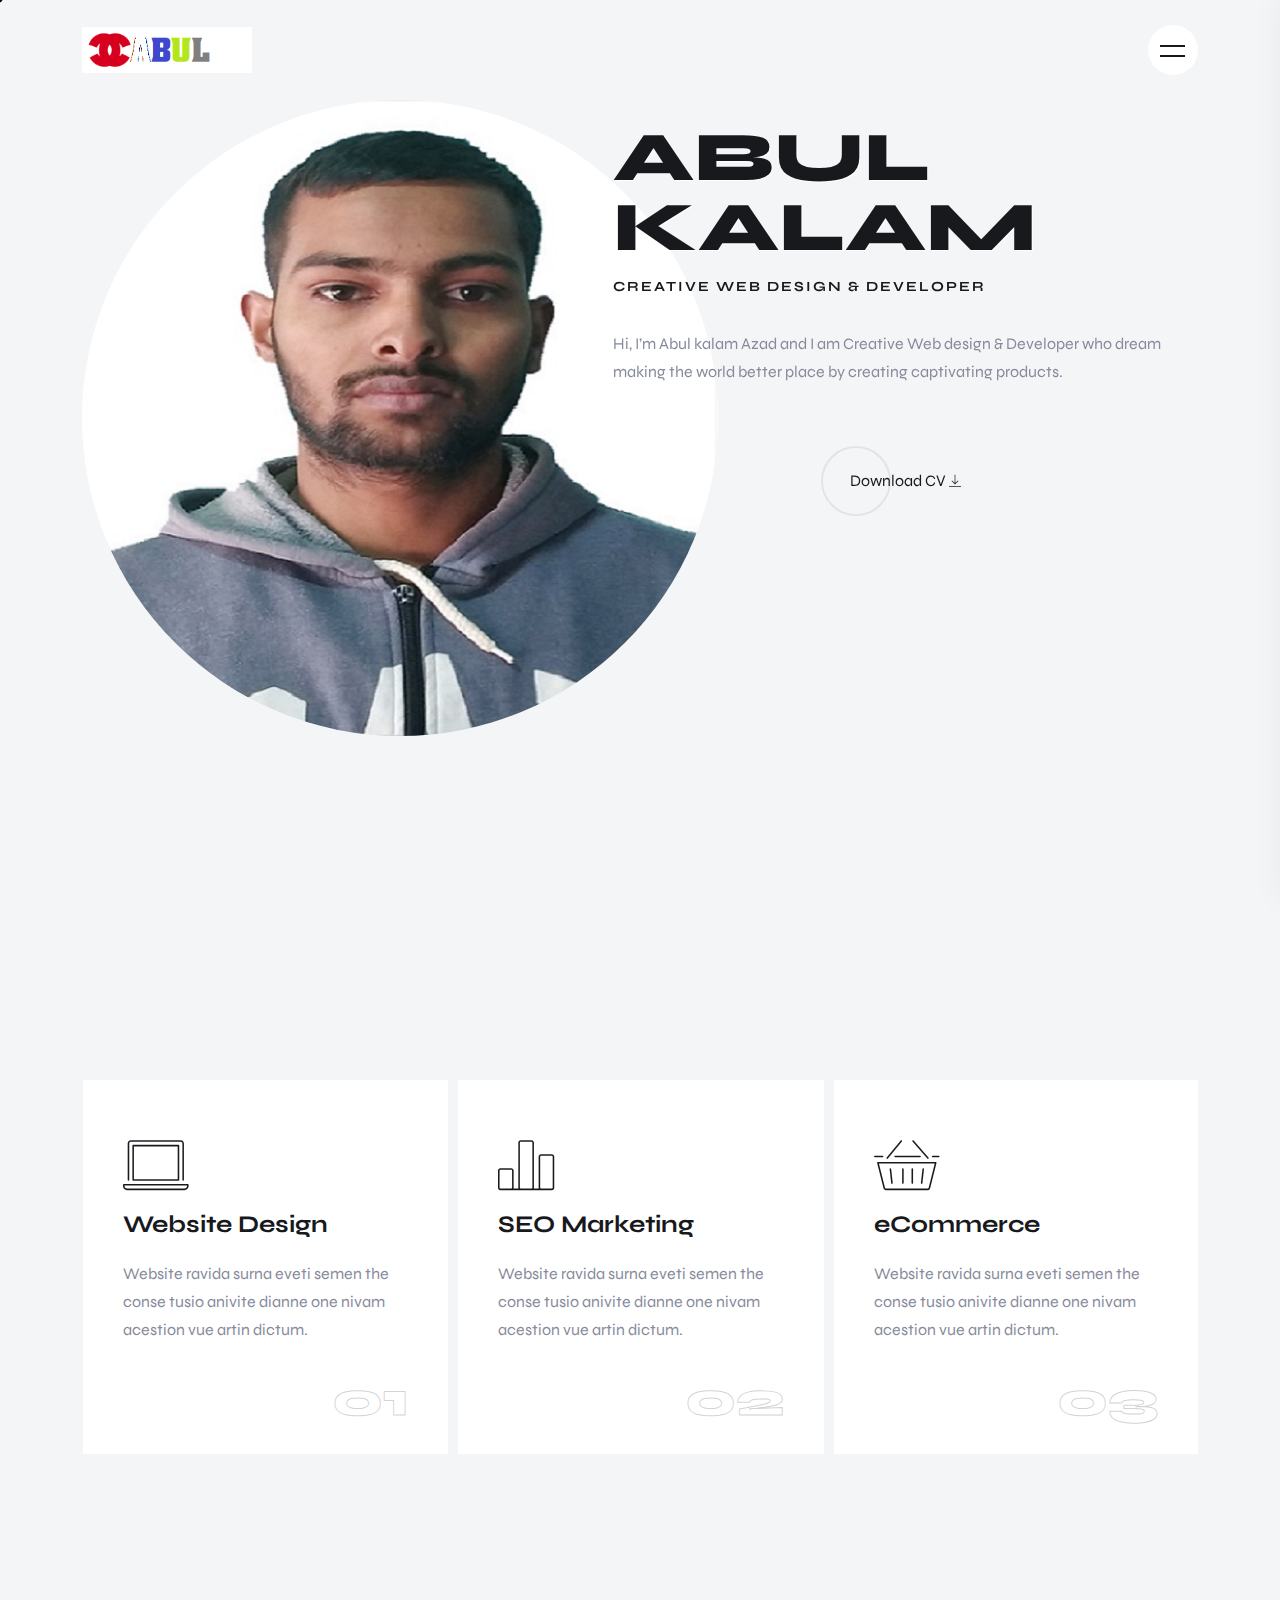
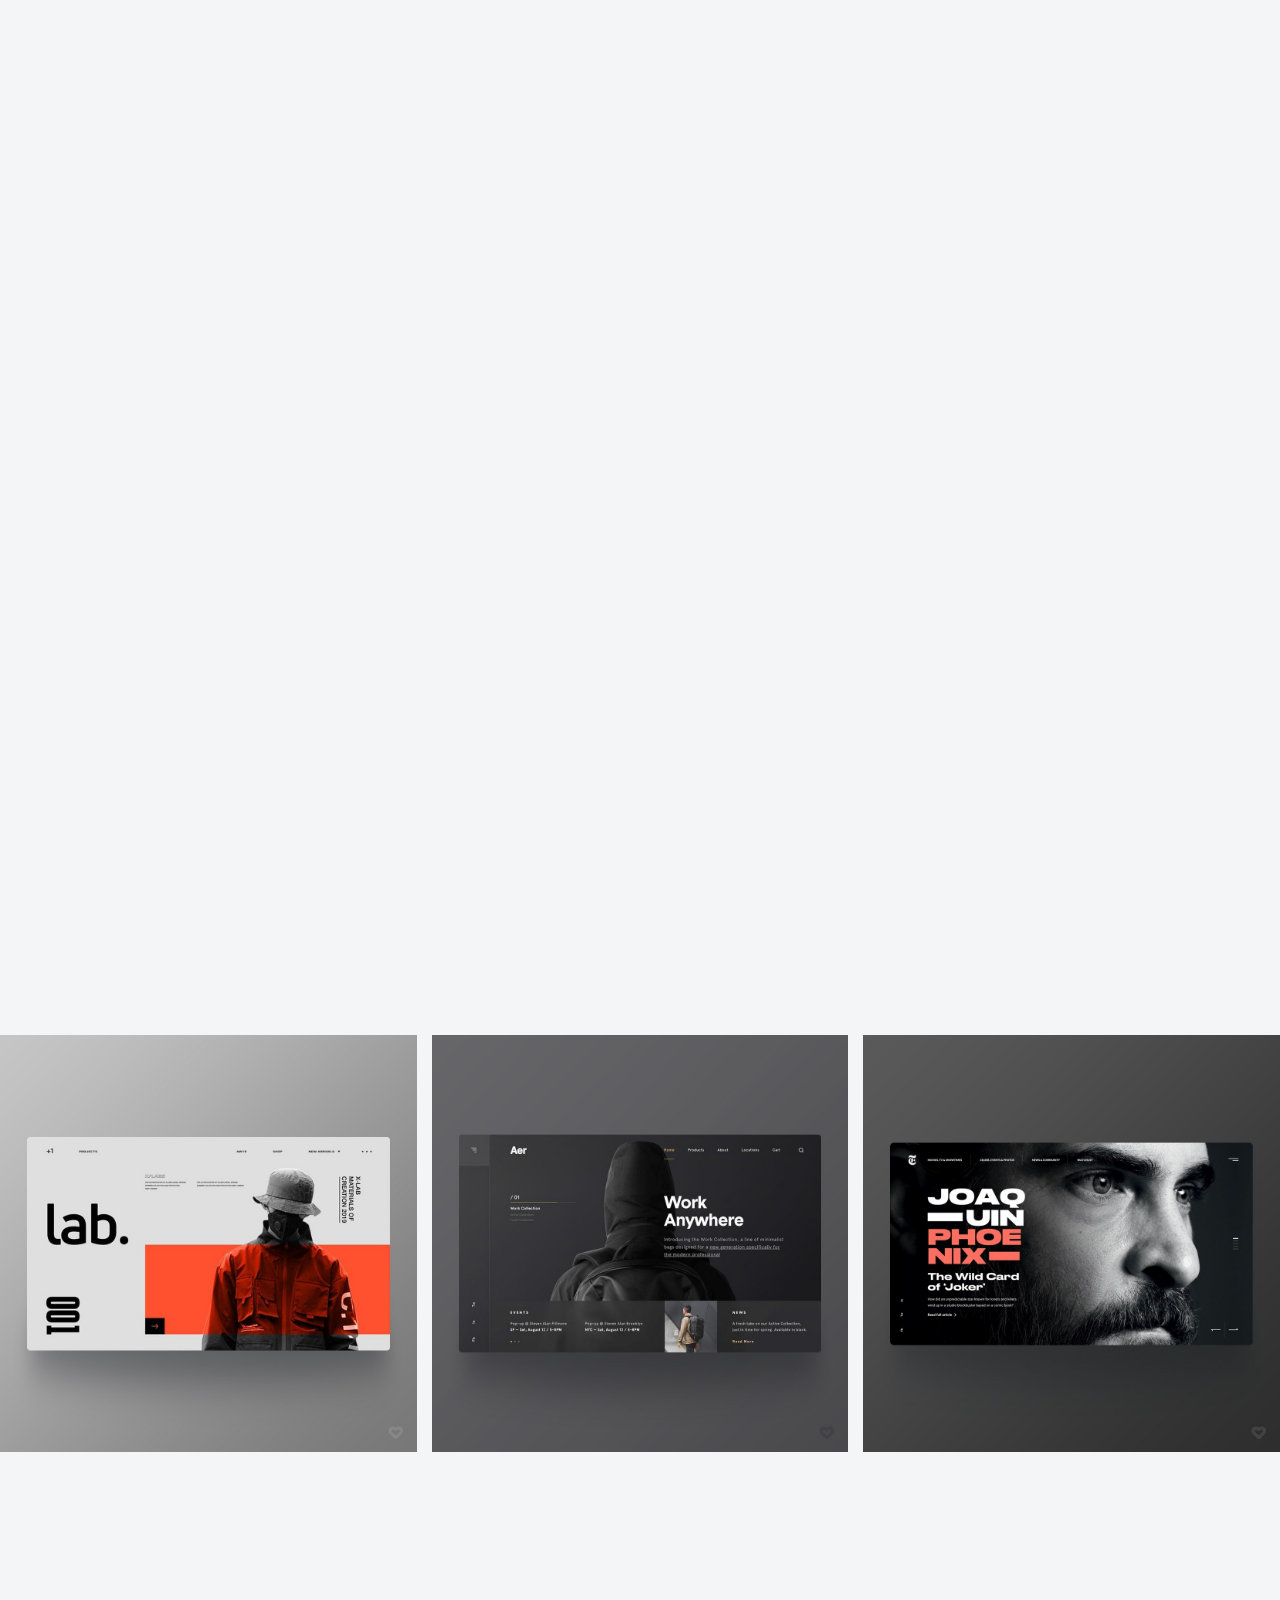
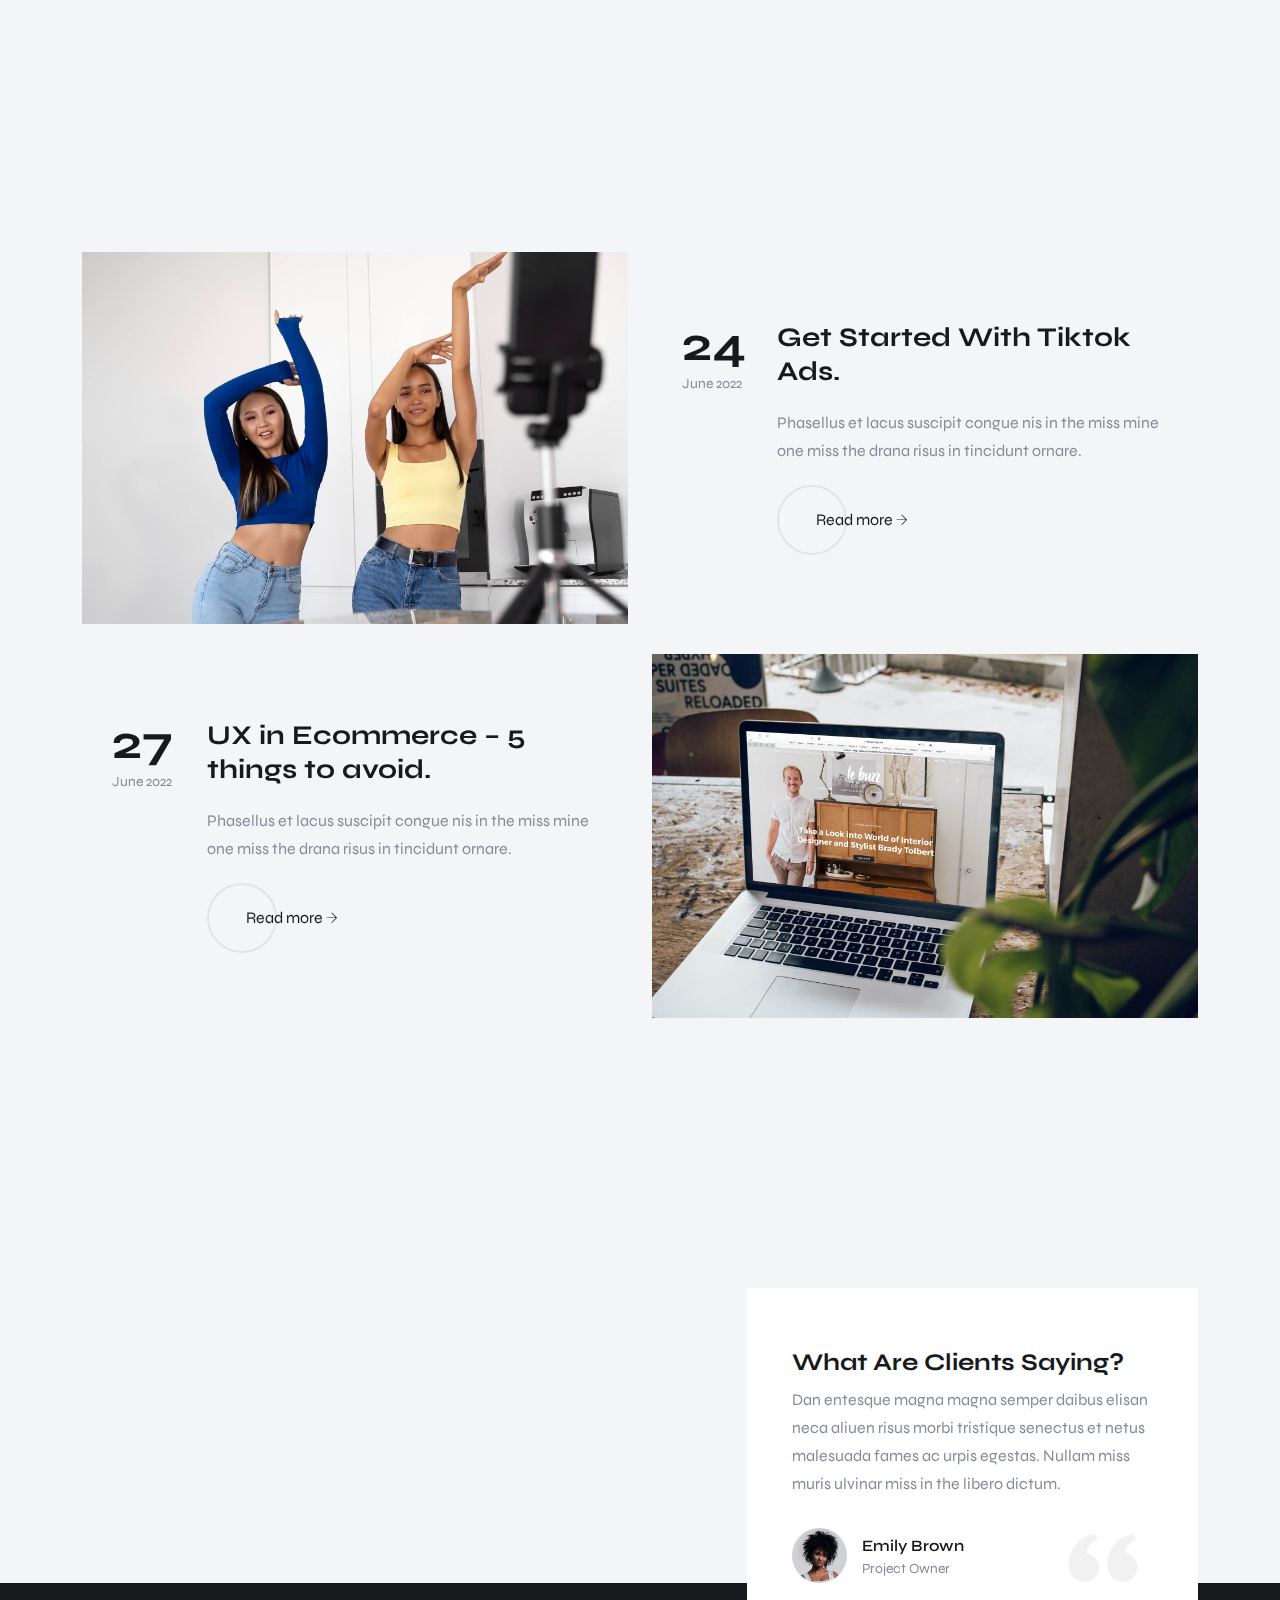
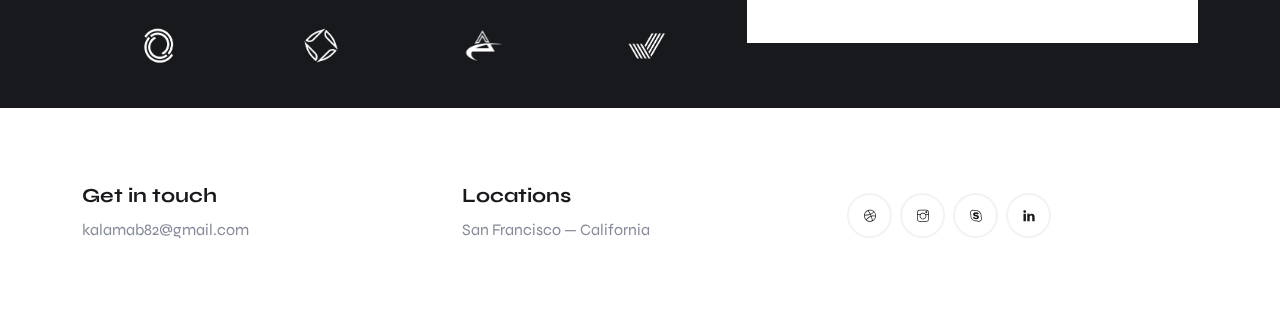
<file: index.html>
<!DOCTYPE html>
<html lang="en">
<head>
    <meta charset="utf-8">
    <meta http-equiv="X-UA-Compatible" content="IE=edge">
    <meta name="viewport" content="width=device-width, initial-scale=1">
    <title>Abul kalam azad</title>
    <link rel="icon" type="image/png" href="images/favicon.png" />
    <link rel="stylesheet" href="https://fonts.googleapis.com/css2?family=Syne:wght@400;500;600;700;800&amp;display=swap">
    <link rel="stylesheet" href="css/plugins.css" />
    <link rel="stylesheet" href="css/style.css">
</head>

<body>
    <!-- Preloader -->
	<div class="preloader-bg"></div>
	<div id="preloader">
		<div id="preloader-status">
			<div class="preloader-position loader"> <span></span> </div>
		</div>
	</div>
    <!-- Cursor -->
    <div class="cursor js-cursor"></div>
    <!-- Menu -->
    <nav class="nilsbrown-menu" id="nilsbrown-navbar-spy">
        <div class="nilsbrown-menu-inner" id="nilsbrown-navbar">
            <ul class="list-unstyled">
                <li><a href="index.html">Home</a></li>
                <li><a href="about.html">Resume</a></li>
                <li><a href="services.html">Services</a></li>
                <li><a href="portfolio.html">Portfolio</a></li>
                <li><a href="blog.html">Blog</a></li>
                <li><a href="contact.html">Contact</a></li>
            </ul>
        </div>
    </nav>
    <!-- Header -->
    <header class="nilsbrown-header">
        <div class="container">
            <div class="row align-items-center">
                <!-- Logo -->
                <div class="col-8 col-md-8">
                    <div class="logo-wrap">
                        <a href="index.html">
                            <div class="logo">
                                <img src="images/logo-dark.png" alt="">
                            </div>
                        </a>
                    </div>
                </div>
                <!-- Menu Burger -->
                <div class="col-4 col-md-4 text-right nilsbrown-menu-burger-wrap"> <a href="#" class="nilsbrown-nav-toggle nilsbrown-js-nav-toggle"><i></i></a> </div>
            </div>
        </div>
    </header>
    <!-- Homepage -->
    <section id="home" class="header-section">
        <div class="container">
            <div class="row">
                <div class="col-md-12">
                    <div class="header-section-wrap">
                        <div class="header-view-on-mobile">
                            <h1>Abul kalam</h1>
                            <h6>Creative Web design & Developer</h6>
                        </div>
                        <div class="transform-banner position-relative">
                            <img class="img header-img header-img-left wow imago" src="images/slider3.jpg" alt="">
                        </div>
                        <div class="header-cont header-cont-right">
                            <div class="header-cont-absolute header-cont-absolute-right">
                                <div class="header-not-view-on-mobile">
                                    <h1 class="wow" data-splitting>Abul kalam</h1>
                                    <h6 class="wow" data-splitting>Creative Web design & Developer</h6>
                                </div>
                                <div class="header-cont-text">
                                    <p class="wow" data-splitting>Hi, I’m Abul kalam Azad and I am Creative Web design & Developer who dream making the world better place by creating captivating products.</p>
                                </div>
                                <div class="btn-wrap text-center">
                                    <div class="btn-link"> <a href="#">Download CV <i class="ti-download"></i></a> <span class="btn-block color1 animation-bounce"></span> </div>
                                </div>
                            </div>
                        </div>
                    </div>
                </div>
            </div>
        </div>
    </section>
    <!-- Services -->
    <section id="services" class="services clear section-padding">
        <div class="container">
            <div class="row mb-45">
                <div class="col-md-4">
                    <h6 class="wow" data-splitting>Services That I Provide</h6>
                    <h1 class="wow" data-splitting>Services</h1>
                </div>
                <div class="col-md-7 offset-md-1 mt-45">
                    <p class="wow fadeInUp" data-wow-delay=".6s">Phasellus et lacus suscipit congue nisl the volutpat magna. donec miss the drana risus tincidunt convallis velit orci congue tortor eu dignissim ipsum suam non odio. Pellenta esuntion miss the imperdiet metus ornare.</p>
                </div>
            </div>
            <div class="row">
                <div class="col-md-12">
                    <div class="owl-carousel owl-theme">
                        <div class="item">
                            <a href="services-page.html"> <span class="icon et-laptop"></span>
                                <h5>Website Design</h5>
                                <p>Website ravida surna eveti semen the conse tusio anivite dianne one nivam acestion vue artin dictum.</p>
                                <div class="numb">01</div>
                            </a>
                        </div>
                        <div class="item">
                            <a href="services-page.html"> <span class="icon et-bargraph"></span>
                                <h5>SEO Marketing</h5>
                                <p>Website ravida surna eveti semen the conse tusio anivite dianne one nivam acestion vue artin dictum.</p>
                                <div class="numb">02</div>
                            </a>
                        </div>
                        <div class="item">
                            <a href="services-page.html"> <span class="icon et-basket"></span>
                                <h5>eCommerce</h5>
                                <p>Website ravida surna eveti semen the conse tusio anivite dianne one nivam acestion vue artin dictum.</p>
                                <div class="numb">03</div>
                            </a>
                        </div>
                        <div class="item">
                            <a href="services-page.html"> <span class="icon et-browser"></span>
                                <h5>Graphic Design</h5>
                                <p>Website ravida surna eveti semen the conse tusio anivite dianne one nivam acestion vue artin dictum.</p>
                                <div class="numb">04</div>
                            </a>
                        </div>
                        <div class="item">
                            <a href="services-page.html"> <span class="icon et-target"></span>
                                <h5>Digital Marketing</h5>
                                <p>Website ravida surna eveti semen the conse tusio anivite dianne one nivam acestion vue artin dictum.</p>
                                <div class="numb">05</div>
                            </a>
                        </div>
                        <div class="item">
                            <a href="services-page.html"> <span class="icon et-chat"></span>
                                <h5>Social Media</h5>
                                <p>Website ravida surna eveti semen the conse tusio anivite dianne one nivam acestion vue artin dictum.</p>
                                <div class="numb">06</div>
                            </a>
                        </div>
                    </div>
                </div>
            </div>
        </div>
    </section>
    <!-- About & Skills -->
    <section id="about" class="section-padding">
        <div class="container">
            <div class="row mb-45">
                <div class="col-md-7">
                    <h6 class="wow" data-splitting>I make the future</h6>
                    <h1 class="wow" data-splitting>I Develop & Create Digital Future.</h1>
                </div>
            </div>
            <div class="row">
                <div class="col-md-5">
                    <p class="wow fadeInUp" data-wow-delay=".2s">Pellentesque magna magna semper dapibus felis necatin aliuen risus. Pellentesque habitant morbi senectus dictum.</p>
                    <p class="wow fadeInUp" data-wow-delay=".4s">Web design magna magna semper dapibus felis necatin aliuen risus. Pellentesque habitant morbi tristique senectus the neuse malesuada nullam ac lorem miss the duru.</p>
                    <div class="btn-wrap text-left mt-45 wow fadeInUp" data-wow-delay=".6s">
                        <div class="btn-link"> <a href="#">kalamab82@gmail.com</a> <span class="btn-block color1 animation-bounce"></span> </div>
                    </div>
                </div>
                <div class="col-md-6 offset-md-1 wow fadeInUp" data-wow-delay=".8s">
                    <p class="bar-title">Design<span class="percent align-right">90%</span></p>
                    <div class="bar">
                        <div class="bar-fill bar-fill-design start"></div>
                    </div>
                    <p class="bar-title">Branding <span class="percent align-right">80%</span></p>
                    <div class="bar">
                        <div class="bar-fill bar-fill-branding start"></div>
                    </div>
                    <p class="bar-title">Web Design<span class="percent align-right">95%</span></p>
                    <div class="bar">
                        <div class="bar-fill bar-fill-webdesign start"></div>
                    </div>
                    <p class="bar-title">Social Media<span class="percent align-right">85%</span></p>
                    <div class="bar">
                        <div class="bar-fill bar-fill-socialmedia start"></div>
                    </div>
                </div>
            </div>
        </div>
    </section>
    <!-- Portfolio -->
    <section id="portfolio" class="portfolio section-padding">
        <div class="container">
            <div class="row mb-45">
                <div class="col-md-4">
                    <h6 class="wow" data-splitting>Our Works</h6>
                    <h1 class="wow" data-splitting>Portfolio</h1>
                </div>
                <div class="col-md-7 offset-md-1 mt-45">
                    <p class="wow fadeInUp" data-wow-delay=".6s">Phasellus et lacus suscipit congue nisl the volutpat magna. donec miss the drana risus tincidunt convallis velit orci congue tortor eu dignissim ipsum suam non odio. Pellenta esuntion miss the imperdiet metus ornare.</p>
                </div>
            </div>
        </div>
        <div class="full-width">
            <div class="row">
                <div class="col-md-12">
                    <div class="owl-carousel owl-theme">
                        <div class="item">
                            <a href="portfolio-page.html">
                                <div class="img-block">
                                    <div class="wrapper-img"> <img src="images/portfolio/1.jpg" class="img-fluid"> </div>
                                    <div class="title-block">
                                        <h4>Lab. 001</h4>
                                        <p>Website Design</p>
                                    </div>
                                </div>
                            </a>
                        </div>
                        <div class="item">
                            <a href="portfolio-page.html">
                                <div class="img-block">
                                    <div class="wrapper-img"> <img src="images/portfolio/2.jpg" class="img-fluid"> </div>
                                    <div class="title-block">
                                        <h4>Aer Agency</h4>
                                        <p>Website / Development</p>
                                    </div>
                                </div>
                            </a>
                        </div>
                        <div class="item">
                            <a href="portfolio-page.html">
                                <div class="img-block">
                                    <div class="wrapper-img"> <img src="images/portfolio/3.jpg" class="img-fluid"> </div>
                                    <div class="title-block">
                                        <h4>Joker Card</h4>
                                        <p>UX Design / Web App</p>
                                    </div>
                                </div>
                            </a>
                        </div>
                        <div class="item">
                            <a href="portfolio-page.html">
                                <div class="img-block">
                                    <div class="wrapper-img"> <img src="images/portfolio/4.jpg" class="img-fluid"> </div>
                                    <div class="title-block">
                                        <h4>Peaky Blinders</h4>
                                        <p>Website / UX Design</p>
                                    </div>
                                </div>
                            </a>
                        </div>
                        <div class="item">
                            <a href="portfolio-page.html">
                                <div class="img-block">
                                    <div class="wrapper-img"> <img src="images/portfolio/5.jpg" class="img-fluid"> </div>
                                    <div class="title-block">
                                        <h4>Design Zoom</h4>
                                        <p>Branding / Design</p>
                                    </div>
                                </div>
                            </a>
                        </div>
                        <div class="item">
                            <a href="portfolio-page.html">
                                <div class="img-block">
                                    <div class="wrapper-img"> <img src="images/portfolio/6.jpg" class="img-fluid"> </div>
                                    <div class="title-block">
                                        <h4>Out Zone</h4>
                                        <p>UX Design / Web App</p>
                                    </div>
                                </div>
                            </a>
                        </div>
                    </div>
                </div>
            </div>
        </div>
    </section>
    <!-- Homepage Blog -->
    <section id="blog" class="homepage-blog section-padding">
        <div class="container">
            <div class="row mb-45">
                <div class="col-md-12">
                    <h6 class="wow" data-splitting>Recent Articles</h6>
                    <h1 class="wow" data-splitting>Latest News</h1>
                </div>
            </div>
            <div class="row mb-30">
				<div class="col-md-6">
					<div class="img left">
						<a href="post.html"><img src="images/blog/1.jpg" alt=""></a>
					</div>
				</div>
				<div class="col-md-6 valign">
					<div class="content">
						<div class="date">
							<h1>24</h1>
							<h6>June 2022</h6>
						</div>
						<div class="cont">
							<h5>Get Started With Tiktok Ads.</h5>
							<p>Phasellus et lacus suscipit congue nis in the miss mine one miss the drana risus in tincidunt ornare.</p>
							<div class="btn-wrap">
                                    <div class="btn-link"> <a href="post.html">Read more <i class="ti-arrow-right"></i></a> <span class="btn-block color1 animation-bounce"></span> </div>
                                </div>
						</div>
					</div>
				</div>
			</div>
           <div class="row mb-30">
				<div class="col-md-6 order2 valign">
					<div class="content">
						<div class="date">
							<h1>27</h1>
							<h6>June 2022</h6>
						</div>
						<div class="cont">
							<h5>UX in Ecommerce – 5 things to avoid.</h5>
							<p>Phasellus et lacus suscipit congue nis in the miss mine one miss the drana risus in tincidunt ornare.</p>
							<div class="btn-wrap">
                                <div class="btn-link"> <a href="post.html">Read more <i class="ti-arrow-right"></i></a> <span class="btn-block color1 animation-bounce"></span> </div>
                            </div>
						</div>
					</div>
				</div>
				<div class="col-lg-6 order1">
					<div class="img left">
						<a href="post.html"><img src="images/blog/5.jpg" alt=""></a>
					</div>
				</div>
			</div>
        </div>
    </section>
    <!-- Testiominals -->
    <section id="testimonials" class="testimonials">
        <div class="background bg-img bg-fixed section-padding pb-0" data-background="images/banner.jpg">
            <div class="container">
                <div class="row">
                    <!-- Work together -->
                    <div class="col-md-6 mb-30">
                        <h4 class="wow" data-splitting>Need help with professional support? Let's work together!</h4>
                        <div class="btn-wrap mt-30 text-left wow fadeInUp" data-wow-delay=".6s">
                            <div class="btn-link"> <a href="#" class="white">kalamab82@gmail.com</a> <span class="btn-block color3 animation-bounce"></span> </div>
                        </div>
                    </div>
                    <!-- Testiominals -->
                    <div class="col-md-5 offset-md-1">
                        <div class="testimonials-box">
                            <h5>What Are Clients Saying?</h5>
                            <div class="owl-carousel owl-theme">
                                <div class="item">
                                    <p>Dan entesque magna magna semper daibus elisan neca aliuen risus morbi tristique senectus et netus malesuada fames ac urpis egestas. Nullam miss muris ulvinar miss in the libero dictum.</p> <span class="quote"><img src="images/quot.png" alt=""></span>
                                    <div class="info">
                                        <div class="author-img"> <img src="images/team/1.jpg" alt=""> </div>
                                        <div class="cont">
                                            <h6>Emily Brown</h6> <span>Project Owner</span>
                                        </div>
                                    </div>
                                </div>
                                <div class="item"> <span class="quote"><img src="images/quot.png" alt=""></span>
                                    <p>Dan entesque magna magna semper daibus elisan neca aliuen risus morbi tristique senectus et netus malesuada fames ac urpis egestas. Nullam miss muris ulvinar miss in the libero dictum.</p>
                                    <div class="info">
                                        <div class="author-img"> <img src="images/team/2.jpg" alt=""> </div>
                                        <div class="cont">
                                            <h6>Jason White</h6> <span>Project Owner</span>
                                        </div>
                                    </div>
                                </div>
                            </div>
                        </div>
                    </div>
                </div>
            </div>
        </div>
    </section>
    <!-- Clients -->
    <section id="clients" class="clients">
        <div class="container">
            <div class="row">
                <div class="col-md-7">
                    <div class="owl-carousel owl-theme">
                        <div class="clients-logo">
                            <a href="#0"><img src="images/clients/1.png" alt=""></a>
                        </div>
                        <div class="clients-logo">
                            <a href="#0"><img src="images/clients/2.png" alt=""></a>
                        </div>
                        <div class="clients-logo">
                            <a href="#0"><img src="images/clients/3.png" alt=""></a>
                        </div>
                        <div class="clients-logo">
                            <a href="#0"><img src="images/clients/4.png" alt=""></a>
                        </div>
                        <div class="clients-logo">
                            <a href="#0"><img src="images/clients/5.png" alt=""></a>
                        </div>
                        <div class="clients-logo">
                            <a href="#0"><img src="images/clients/6.png" alt=""></a>
                        </div>
                    </div>
                </div>
            </div>
        </div>
    </section>
    <!-- Footer -->
    <footer class="nilsbrown-footer-section">
        <div class="container">
            <div class="row">
                <div class="col-md-4">
                    <h5>Get in touch</h5>
                    <p>kalamab82@gmail.com</p>
                </div>
                <div class="col-md-4">
                    <h5>Locations</h5>
                    <p>San Francisco — California</p>
                </div>
                <div class="col-md-4">
                    <ul class="nilsbrown-footer-social-link">
                        <li><a href="index.html#"><i class="ti-dribbble"></i></a></li>
                        <li><a href="index.html#"><i class="ti-instagram"></i></a></li>
                        <li><a href="kalam_azad5"><i class="ti-skype"></i></a></li>
                        <li><a href="index.html#"><i class="ti-linkedin"></i></a></li>
                    </ul>
                </div>
            </div>
        </div>
    </footer>
    <!-- jQuery -->
    <script src="js/plugins/jquery-3.6.0.min.js"></script>
    <script src="js/plugins/bootstrap.min.js"></script>
    <script src="js/plugins/owl.carousel.min.js"></script>
    <script src="js/plugins/jquery.magnific-popup.min.js"></script>
    <script src="js/plugins/YouTubePopUp.js"></script>
    <script src="js/plugins/jquery.easing.1.3.js"></script>
    <script src="js/plugins/smooth-scroll.min.js"></script>
    <script src="js/plugins/wow.js"></script>
    <script src="js/custom.js"></script>
</body>
</html>
</file>
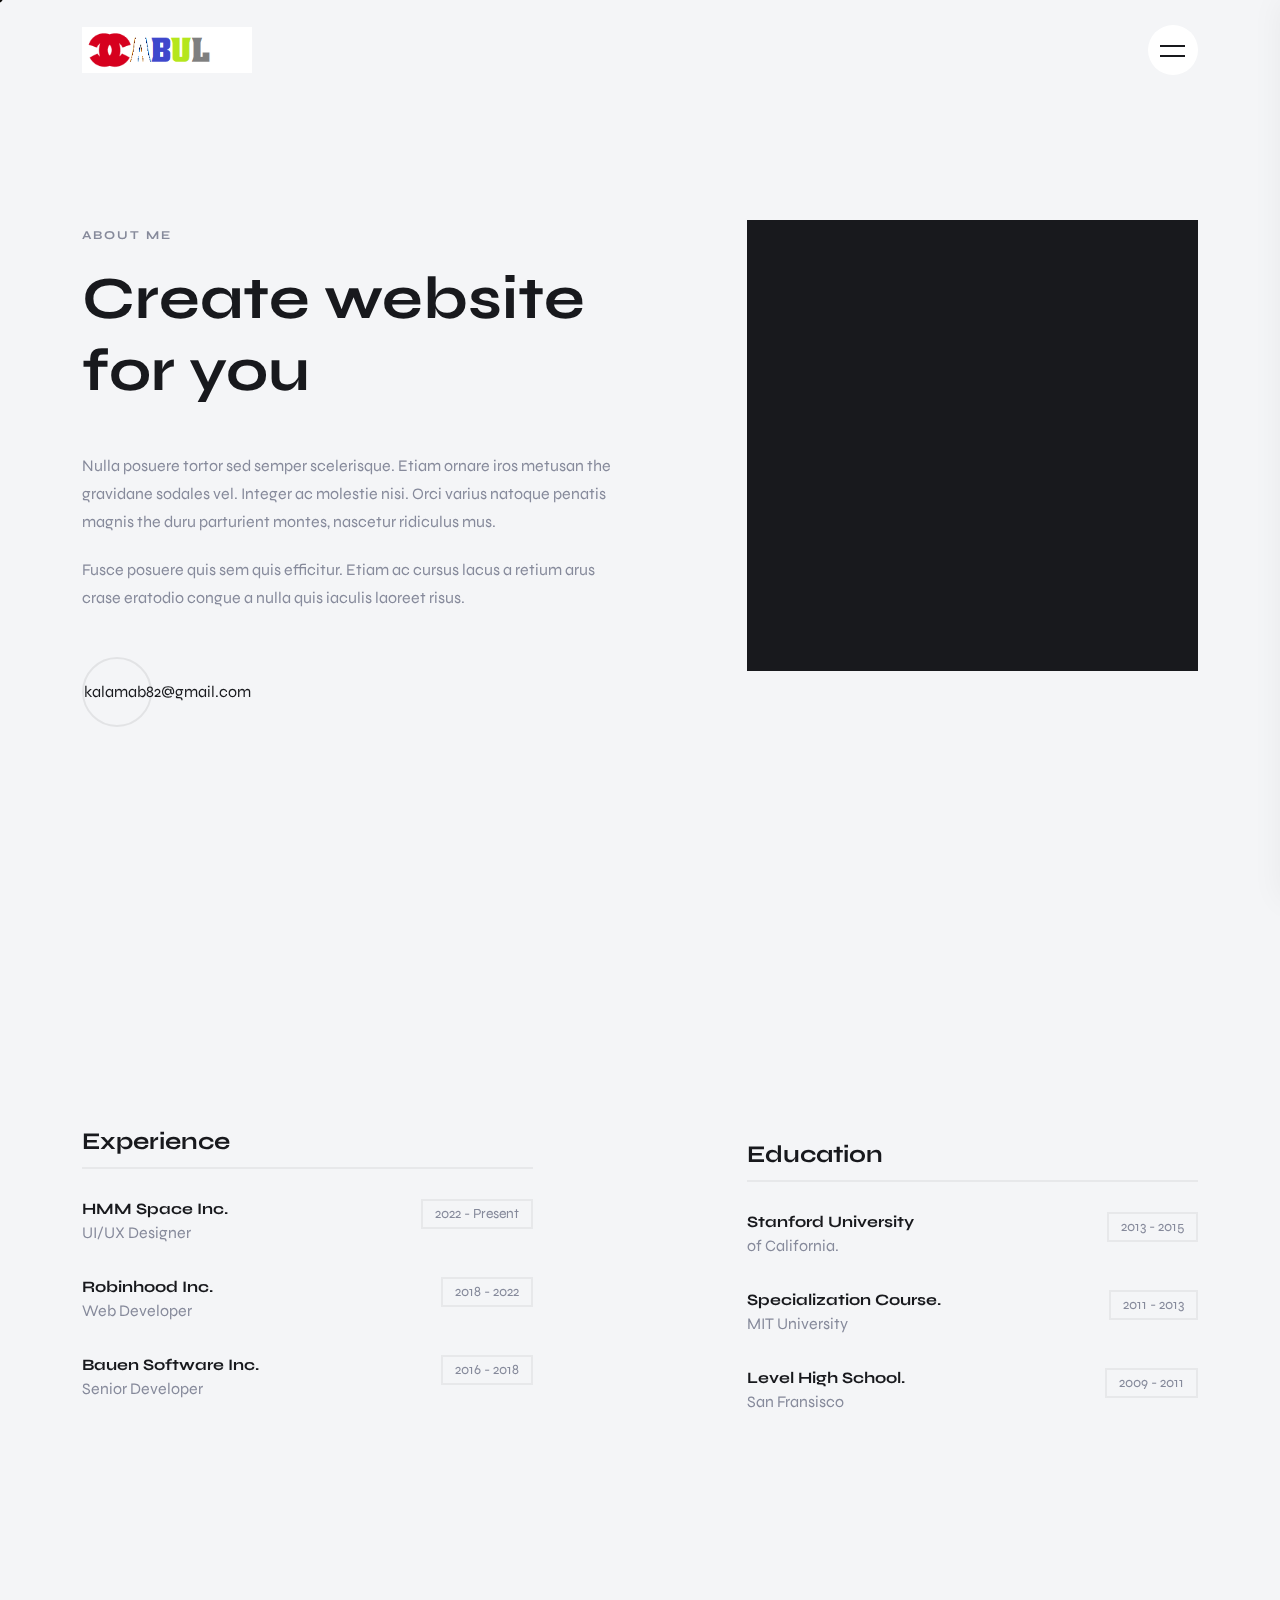
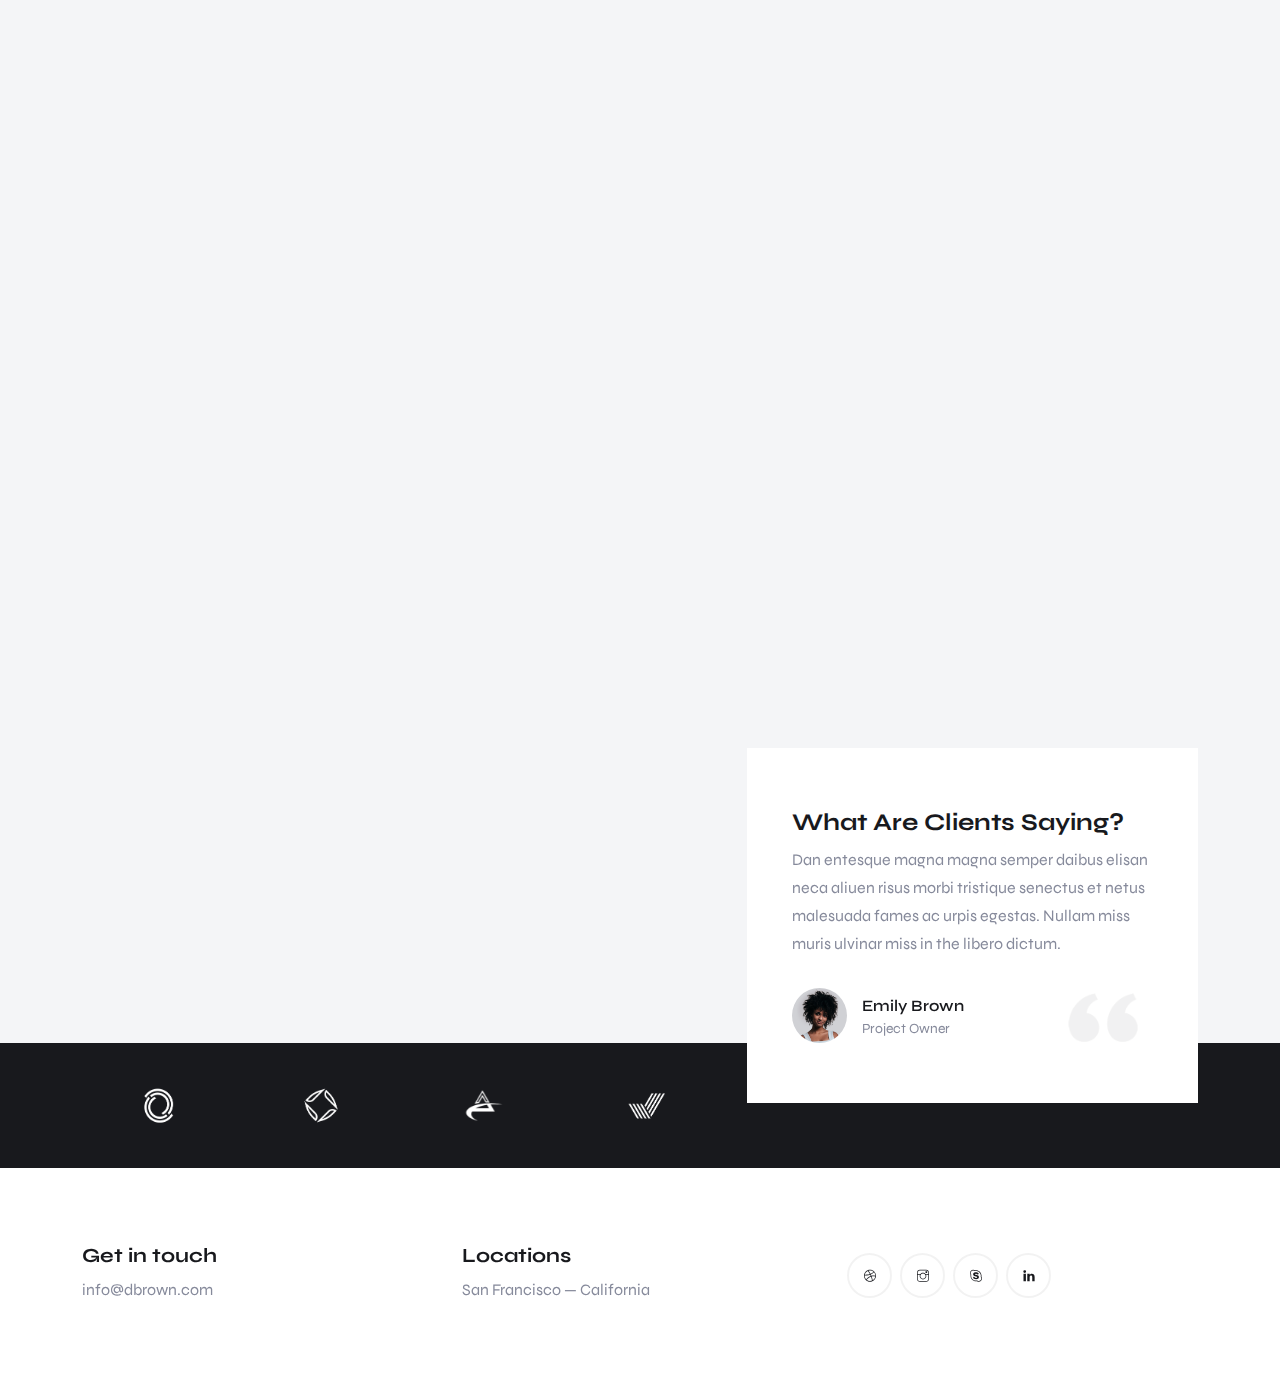
<file: about.html>
<!DOCTYPE html>
<html lang="en">


<!-- Mirrored from duruthemes.com/demo/html/nils/nils-light/about.html by HTTrack Website Copier/3.x [XR&CO'2014], Tue, 13 Sep 2022 05:54:08 GMT -->
<head>
    <meta charset="utf-8">
    <meta http-equiv="X-UA-Compatible" content="IE=edge">
    <meta name="viewport" content="width=device-width, initial-scale=1">
    <title>Nilsa Brown</title>
    <link rel="icon" type="image/png" href="images/favicon.png" />
    <link rel="stylesheet" href="https://fonts.googleapis.com/css2?family=Syne:wght@400;500;600;700;800&amp;display=swap">
    <link rel="stylesheet" href="css/plugins.css" />
    <link rel="stylesheet" href="css/style.css">
</head>

<body>
    <!-- Preloader -->
	<div class="preloader-bg"></div>
	<div id="preloader">
		<div id="preloader-status">
			<div class="preloader-position loader"> <span></span> </div>
		</div>
	</div>
    <!-- Cursor -->
    <div class="cursor js-cursor"></div>
    <!-- Menu -->
    <nav class="nilsbrown-menu" id="nilsbrown-navbar-spy">
        <div class="nilsbrown-menu-inner" id="nilsbrown-navbar">
            <ul class="list-unstyled">
                <li><a href="index.html">Home</a></li>
                <li class="active"><a href="about.html">Resume</a></li>
                <li><a href="services.html">Services</a></li>
                <li><a href="portfolio.html">Portfolio</a></li>
                <li><a href="blog.html">Blog</a></li>
                <li><a href="contact.html">Contact</a></li>
            </ul>
        </div>
    </nav>
    <!-- Header -->
    <header class="nilsbrown-header">
        <div class="container">
            <div class="row align-items-center">
                <!-- Logo -->
                <div class="col-8 col-md-8">
                    <div class="logo-wrap">
                        <a href="index.html" class="logo"> <img src="images/logo-dark.png" alt=""> </a>
                    </div>
                </div>
                <!-- Menu Burger -->
                <div class="col-4 col-md-4 text-right nilsbrown-menu-burger-wrap"> <a href="#" class="nilsbrown-nav-toggle nilsbrown-js-nav-toggle"><i></i></a> </div>
            </div>
        </div>
    </header>
    <!-- About  -->
    <section id="about" class="section-padding">
        <div class="container">
            <div class="row">
                <div class="col-md-6">
                    <h6 class="wow" data-splitting>About Me</h6>
                    <h1 class="wow" data-splitting>Create website for you</h1>
                    <p class="mt-45 wow fadeInUp" data-wow-delay=".3s">Nulla posuere tortor sed semper scelerisque. Etiam ornare iros metusan the gravidane sodales vel. Integer ac molestie nisi. Orci varius natoque penatis magnis the duru parturient montes, nascetur ridiculus mus.</p>
                    <p class="wow fadeInUp" data-wow-delay=".6s">Fusce posuere quis sem quis efficitur. Etiam ac cursus lacus a retium arus crase eratodio congue a nulla quis iaculis laoreet risus.</p>
                    <div class="btn-wrap wow fadeInUp text-left mt-45 mb-45" data-wow-delay=".9s">
                        <div class="btn-link"> <a href="#">kalamab82@gmail.com</a> <span class="btn-block color1 animation-bounce"></span> </div>
                    </div>
                </div>
                <div class="col-md-5 offset-md-1">
                    <div class="reveal-effect"> <img src="images/slider3.jpg" class="img-fluid" alt=""> </div>
                </div>
            </div>
        </div>
    </section>
    <!-- Resume -->
    <section id="resume" class="resume section-padding">
        <div class="container">
            <div class="row mb-45">
                <div class="col-md-12">
                    <h6 class="wow" data-splitting>Experience & Education</h6>
                    <h1 class="wow" data-splitting>My Resume</h1>
                </div>
            </div>
            <div class="row mt-45">
                <div class="col-md-5">
                    <div class="o-hidden full-width">
                        <div class="profile mb-45">
                            <div class="block">
                                <h4>Experience</h4>
                                <div class="item">
                                    <h5>HMM Space Inc.<span>2022 - Present</span></h5>
                                    <p>UI/UX Designer</p>
                                </div>
                                <div class="item">
                                    <h5>Robinhood Inc. <span>2018 - 2022</span></h5>
                                    <p>Web Developer</p>
                                </div>
                                <div class="item">
                                    <h5>Bauen Software Inc. <span>2016 - 2018</span></h5>
                                    <p>Senior Developer</p>
                                </div>
                            </div>
                        </div>
                    </div>
                </div>
                <div class="col-md-5 offset-md-2 valign">
                    <div class="o-hidden full-width">
                        <div class="profile">
                            <div class="block">
                                <h4>Education</h4>
                                <div class="item">
                                    <h5>Stanford University <span>2013 - 2015</span></h5>
                                    <p>of California.</p>
                                </div>
                                <div class="item">
                                    <h5>Specialization Course. <span>2011 - 2013</span></h5>
                                    <p>MIT University</p>
                                </div>
                                <div class="item">
                                    <h5>Level High School. <span>2009 - 2011</span></h5>
                                    <p>San Fransisco</p>
                                </div>
                            </div>
                        </div>
                    </div>
                </div>
            </div>
        </div>
    </section>
    <!-- Skills -->
    <section id="skills" class="section-padding">
        <div class="container">
            <div class="row mb-45">
                <div class="col-md-8">
                    <h6 class="wow" data-splitting>My Top</h6>
                    <h1 class="wow" data-splitting>Skills.</h1>
                </div>
            </div>
            <div class="row">
                <div class="col-md-5">
                    <p class="wow fadeInUp" data-wow-delay=".3s">Pellentesque magna magna semper dapibus felis neca aliuen risus. Pellentesque habitant morbi tristique senectus et netus malesuada fames ac turpis egestas.</p>
                    <p class="wow fadeInUp" data-wow-delay=".6s">Nullam ac dui eget turpis pulvinar porta et et libero. Mauris hendrerit justo ac lorem pellentesque dictum.</p>
                </div>
                <div class="col-md-6 offset-md-1 wow fadeInUp" data-wow-delay=".9s">
                    <p class="bar-title">Design<span class="percent align-right">90%</span></p>
                    <div class="bar">
                        <div class="bar-fill bar-fill-design start"></div>
                    </div>
                    <p class="bar-title">Branding <span class="percent align-right">80%</span></p>
                    <div class="bar">
                        <div class="bar-fill bar-fill-branding start"></div>
                    </div>
                    <p class="bar-title">Web Design<span class="percent align-right">95%</span></p>
                    <div class="bar">
                        <div class="bar-fill bar-fill-webdesign start"></div>
                    </div>
                    <p class="bar-title">Social Media<span class="percent align-right">85%</span></p>
                    <div class="bar">
                        <div class="bar-fill bar-fill-socialmedia start"></div>
                    </div>
                </div>
            </div>
        </div>
    </section>
    <!-- Testiominals -->
    <section id="testimonials" class="testimonials">
        <div class="background bg-img bg-fixed section-padding pb-0" data-background="images/banner.jpg">
            <div class="container">
                <div class="row">
                    <!-- Work together -->
                    <div class="col-md-6 mb-45">
                        <h4 class="wow" data-splitting>Need help with professional support? Let's work together!</h4>
                        <div class="btn-wrap mt-45 text-left wow fadeInUp" data-wow-delay=".6s">
                            <div class="btn-link"> <a href="#" class="white">kalamab82@gmail.com</a> <span class="btn-block color3 animation-bounce"></span> </div>
                        </div>
                    </div>
                    <!-- Testiominals -->
                    <div class="col-md-5 offset-md-1">
                        <div class="testimonials-box">
                            <h5>What Are Clients Saying?</h5>
                            <div class="owl-carousel owl-theme">
                                <div class="item">
                                    <p>Dan entesque magna magna semper daibus elisan neca aliuen risus morbi tristique senectus et netus malesuada fames ac urpis egestas. Nullam miss muris ulvinar miss in the libero dictum.</p> <span class="quote"><img src="images/quot.png" alt=""></span>
                                    <div class="info">
                                        <div class="author-img"> <img src="images/team/1.jpg" alt=""> </div>
                                        <div class="cont">
                                            <h6>Emily Brown</h6> <span>Project Owner</span>
                                        </div>
                                    </div>
                                </div>
                                <div class="item"> <span class="quote"><img src="images/quot.png" alt=""></span>
                                    <p>Dan entesque magna magna semper daibus elisan neca aliuen risus morbi tristique senectus et netus malesuada fames ac urpis egestas. Nullam miss muris ulvinar miss in the libero dictum.</p>
                                    <div class="info">
                                        <div class="author-img"> <img src="images/team/2.jpg" alt=""> </div>
                                        <div class="cont">
                                            <h6>Jason White</h6> <span>Project Owner</span>
                                        </div>
                                    </div>
                                </div>
                            </div>
                        </div>
                    </div>
                </div>
            </div>
        </div>
    </section>
    <!-- Clients -->
    <section id="clients" class="clients">
        <div class="container">
            <div class="row">
                <div class="col-md-7">
                    <div class="owl-carousel owl-theme">
                        <div class="clients-logo">
                            <a href="#0"><img src="images/clients/1.png" alt=""></a>
                        </div>
                        <div class="clients-logo">
                            <a href="#0"><img src="images/clients/2.png" alt=""></a>
                        </div>
                        <div class="clients-logo">
                            <a href="#0"><img src="images/clients/3.png" alt=""></a>
                        </div>
                        <div class="clients-logo">
                            <a href="#0"><img src="images/clients/4.png" alt=""></a>
                        </div>
                        <div class="clients-logo">
                            <a href="#0"><img src="images/clients/5.png" alt=""></a>
                        </div>
                        <div class="clients-logo">
                            <a href="#0"><img src="images/clients/6.png" alt=""></a>
                        </div>
                    </div>
                </div>
            </div>
        </div>
    </section>
    <!-- Footer -->
    <footer class="nilsbrown-footer-section">
        <div class="container">
            <div class="row">
                <div class="col-md-4">
                    <h5>Get in touch</h5>
                    <p>info@dbrown.com</p>
                </div>
                <div class="col-md-4">
                    <h5>Locations</h5>
                    <p>San Francisco — California</p>
                </div>
                <div class="col-md-4">
                    <ul class="nilsbrown-footer-social-link">
                        <li><a href="index.html#"><i class="ti-dribbble"></i></a></li>
                        <li><a href="index.html#"><i class="ti-instagram"></i></a></li>
                        <li><a href="index.html#"><i class="ti-skype"></i></a></li>
                        <li><a href="index.html#"><i class="ti-linkedin"></i></a></li>
                    </ul>
                </div>
            </div>
        </div>
    </footer>
    <!-- jQuery -->
    <script src="js/plugins/jquery-3.6.0.min.js"></script>
    <script src="js/plugins/bootstrap.min.js"></script>
    <script src="js/plugins/owl.carousel.min.js"></script>
    <script src="js/plugins/jquery.magnific-popup.min.js"></script>
    <script src="js/plugins/YouTubePopUp.js"></script>
    <script src="js/plugins/jquery.easing.1.3.js"></script>
    <script src="js/plugins/smooth-scroll.min.js"></script>
    <script src="js/plugins/wow.js"></script>
    <script src="js/custom.js"></script>
</body>

<!-- Mirrored from duruthemes.com/demo/html/nils/nils-light/about.html by HTTrack Website Copier/3.x [XR&CO'2014], Tue, 13 Sep 2022 05:54:08 GMT -->
</html>
</file>
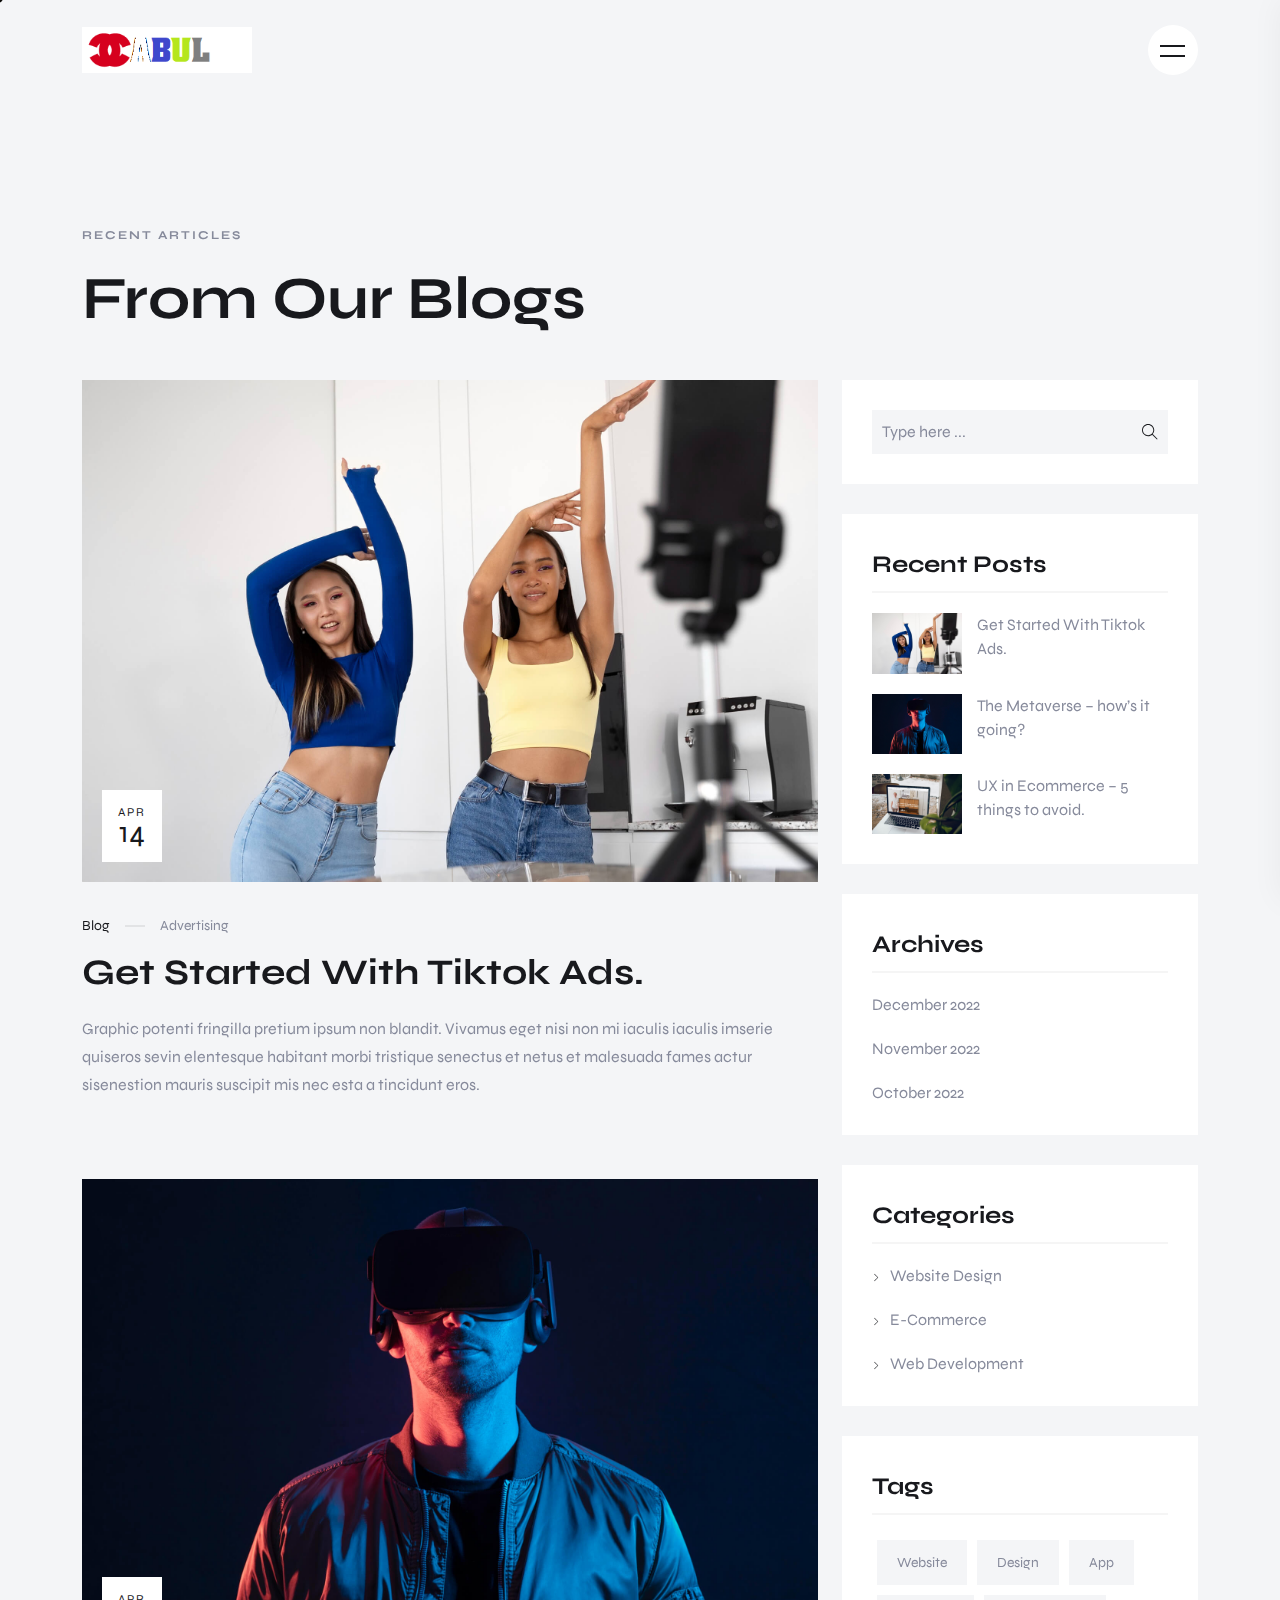
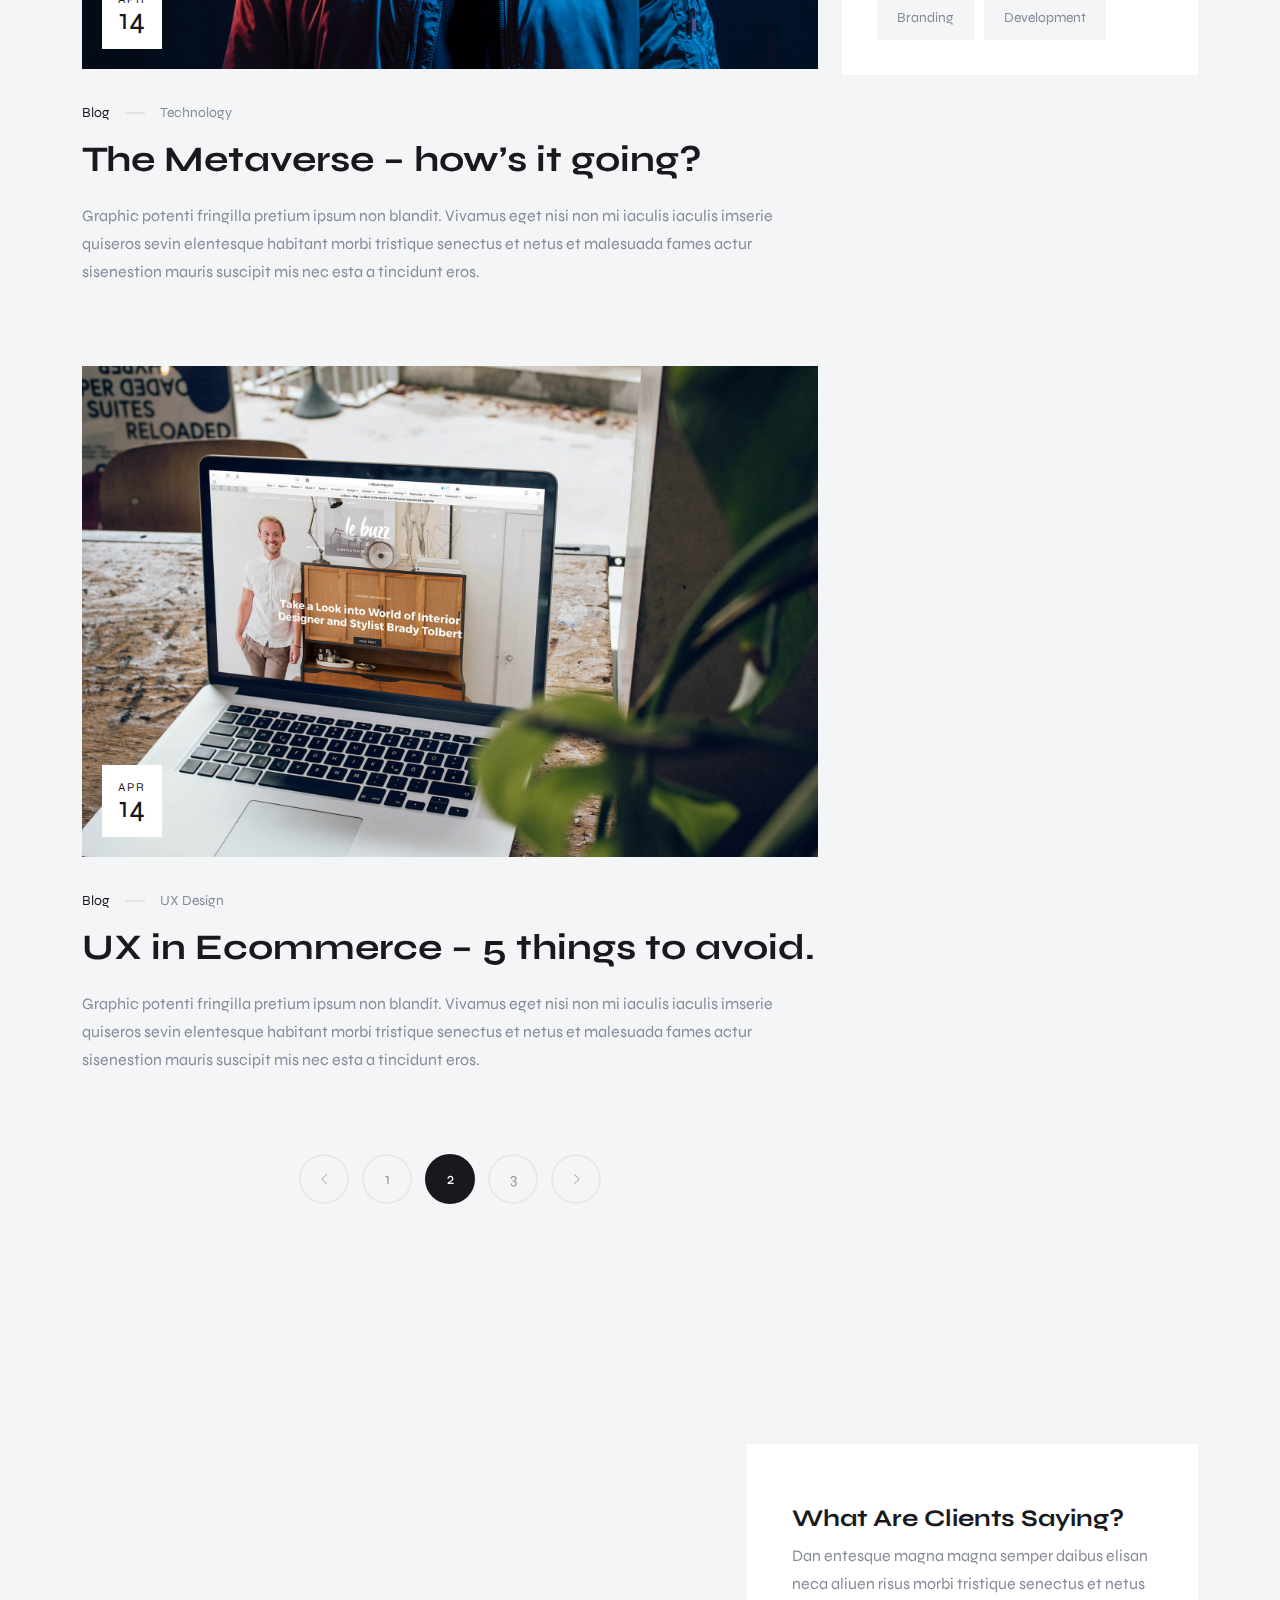
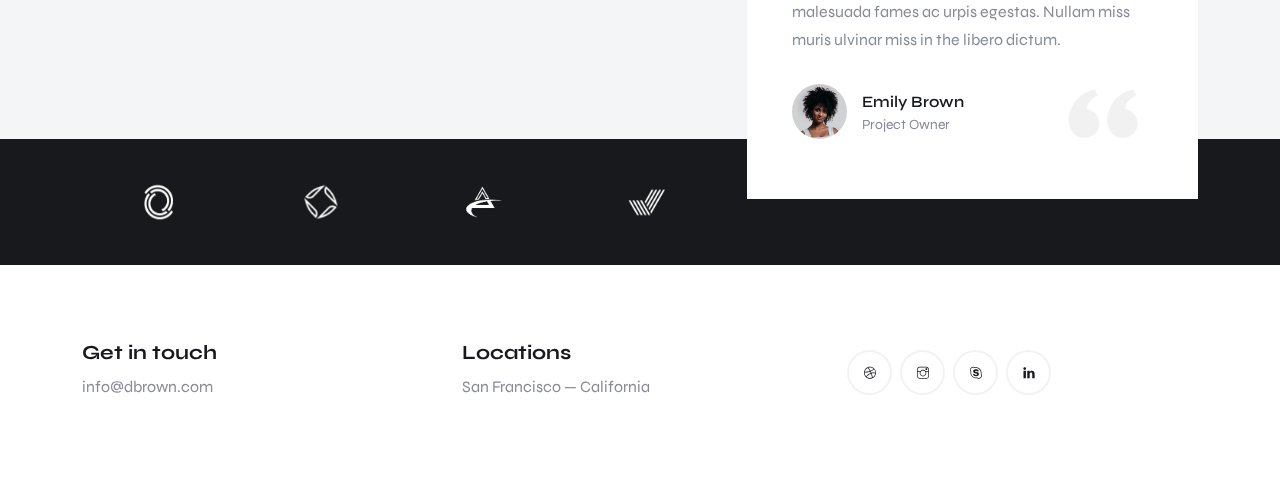
<file: blog.html>
<!DOCTYPE html>
<html lang="en">


<!-- Mirrored from duruthemes.com/demo/html/nils/nils-light/blog.html by HTTrack Website Copier/3.x [XR&CO'2014], Tue, 13 Sep 2022 05:54:16 GMT -->
<head>
    <meta charset="utf-8">
    <meta http-equiv="X-UA-Compatible" content="IE=edge">
    <meta name="viewport" content="width=device-width, initial-scale=1">
    <title>Nilsa Brown</title>
    <link rel="icon" type="image/png" href="images/favicon.png" />
    <link rel="stylesheet" href="https://fonts.googleapis.com/css2?family=Syne:wght@400;500;600;700;800&amp;display=swap">
    <link rel="stylesheet" href="css/plugins.css" />
    <link rel="stylesheet" href="css/style.css">
</head>

<body>
    <!-- Preloader -->
	<div class="preloader-bg"></div>
	<div id="preloader">
		<div id="preloader-status">
			<div class="preloader-position loader"> <span></span> </div>
		</div>
	</div>
    <!-- Cursor -->
    <div class="cursor js-cursor"></div>
    <!-- Menu -->
    <nav class="nilsbrown-menu" id="nilsbrown-navbar-spy">
        <div class="nilsbrown-menu-inner" id="nilsbrown-navbar">
            <ul class="list-unstyled">
                <li><a href="index.html">Home</a></li>
                <li><a href="about.html">Resume</a></li>
                <li><a href="services.html">Services</a></li>
                <li><a href="portfolio.html">Portfolio</a></li>
                <li class="active"><a href="blog.html">Blog</a></li>
                <li><a href="contact.html">Contact</a></li>
            </ul>
        </div>
    </nav>
    <!-- Header -->
    <header class="nilsbrown-header">
        <div class="container">
            <div class="row align-items-center">
                <!-- Logo -->
                <div class="col-8 col-md-8">
                    <div class="logo-wrap">
                        <a href="index.html" class="logo"> <img src="images/logo-dark.png" alt=""> </a>
                    </div>
                </div>
                <!-- Menu Burger -->
                <div class="col-4 col-md-4 text-right nilsbrown-menu-burger-wrap"> <a href="#" class="nilsbrown-nav-toggle nilsbrown-js-nav-toggle"><i></i></a> </div>
            </div>
        </div>
    </header>
    <!-- Blog -->
    <section class="blog section-padding">
        <div class="container">
            <div class="row mb-45">
                <div class="col-md-12">
                    <h6 class="wow" data-splitting>Recent Articles</h6>
                    <h1 class="wow" data-splitting>From Our Blogs</h1>
                </div>
            </div>
            <div class="row">
                <div class="col-md-8">
                    <div class="row">
                        <div class="col-md-12">
                            <div class="item">
                                <div class="post-img">
                                    <a href="post.html"> <img src="images/blog/1.jpg" alt=""> </a>
                                    <div class="date">
                                        <a href="post.html"> <span>Apr</span> <i>14</i> </a>
                                    </div>
                                </div>
                                <div class="post-cont">
                                    <div class="blog-post-categorydate-wrapper">
                                        <a href="blog.html">
                                            <div>Blog</div>
                                        </a>
                                        <div class="blog-post-categorydate-divider"></div>
                                        <div>Advertising</div>
                                    </div>
                                    <h4><a href="post.html">Get Started With Tiktok Ads.</a></h4>
                                    <p>Graphic potenti fringilla pretium ipsum non blandit. Vivamus eget nisi non mi iaculis iaculis imserie quiseros sevin elentesque habitant morbi tristique senectus et netus et malesuada fames actur sisenestion mauris suscipit mis nec esta a tincidunt eros.</p>
                                </div>
                            </div>
                        </div>
                        <div class="col-md-12">
                            <div class="item">
                                <div class="post-img">
                                    <a href="post.html"> <img src="images/blog/4.jpg" alt=""> </a>
                                    <div class="date">
                                        <a href="post.html"> <span>Apr</span> <i>14</i> </a>
                                    </div>
                                </div>
                                <div class="post-cont">
                                    <div class="blog-post-categorydate-wrapper">
                                        <a href="blog.html">
                                            <div>Blog</div>
                                        </a>
                                        <div class="blog-post-categorydate-divider"></div>
                                        <div>Technology</div>
                                    </div>
                                    <h4><a href="post.html">The Metaverse – how’s it going?</a></h4>
                                    <p>Graphic potenti fringilla pretium ipsum non blandit. Vivamus eget nisi non mi iaculis iaculis imserie quiseros sevin elentesque habitant morbi tristique senectus et netus et malesuada fames actur sisenestion mauris suscipit mis nec esta a tincidunt eros.</p>
                                </div>
                            </div>
                        </div>
                        <div class="col-md-12">
                            <div class="item">
                                <div class="post-img">
                                    <a href="post.html"> <img src="images/blog/5.jpg" alt=""> </a>
                                    <div class="date">
                                        <a href="post.html"> <span>Apr</span> <i>14</i> </a>
                                    </div>
                                </div>
                                <div class="post-cont">
                                    <div class="blog-post-categorydate-wrapper">
                                        <a href="blog.html">
                                            <div>Blog</div>
                                        </a>
                                        <div class="blog-post-categorydate-divider"></div>
                                        <div>UX Design</div>
                                    </div>
                                    <h4><a href="post.html">UX in Ecommerce – 5 things to avoid.</a></h4>
                                    <p>Graphic potenti fringilla pretium ipsum non blandit. Vivamus eget nisi non mi iaculis iaculis imserie quiseros sevin elentesque habitant morbi tristique senectus et netus et malesuada fames actur sisenestion mauris suscipit mis nec esta a tincidunt eros.</p>
                                </div>
                            </div>
                        </div>
                        <div class="col-md-12">
                            <!-- Pagination -->
                            <ul class="pagination-wrap align-center mb-30 mt-30">
                                <li><a href="blog2.html#"><i class="ti-angle-left"></i></a></li>
                                <li><a href="blog2.html#">1</a></li>
                                <li><a href="blog2.html#" class="active">2</a></li>
                                <li><a href="blog2.html#">3</a></li>
                                <li><a href="blog2.html#"><i class="ti-angle-right"></i></a></li>
                            </ul>
                        </div>
                    </div>
                </div>
                <!-- Sidebar -->
                <div class="col-md-4">
                    <div class="row blog-sidebar">
                        <div class="col-md-12">
                            <div class="widget search">
                                <form>
                                    <input type="text" name="search" placeholder="Type here ...">
                                    <button type="submit"><i class="ti-search" aria-hidden="true"></i></button>
                                </form>
                            </div>
                        </div>
                        <div class="col-md-12">
                            <div class="widget">
                                <div class="widget-title">
                                    <h5>Recent Posts</h5>
                                </div>
                                <ul class="recent">
                                    <li>
                                        <div class="thum"> <img src="images/blog/1.jpg" alt=""> </div> <a href="post.html">Get Started With Tiktok Ads.</a>
                                    </li>
                                    <li>
                                        <div class="thum"> <img src="images/blog/4.jpg" alt=""> </div> <a href="post.html">The Metaverse – how’s it going?</a>
                                    </li>
                                    <li>
                                        <div class="thum"> <img src="images/blog/5.jpg" alt=""> </div> <a href="post.html">UX in Ecommerce – 5 things to avoid.</a>
                                    </li>
                                </ul>
                            </div>
                        </div>
                        <div class="col-md-12">
                            <div class="widget">
                                <div class="widget-title">
                                    <h5>Archives</h5>
                                </div>
                                <ul>
                                    <li><a href="#">December 2022</a></li>
                                    <li><a href="#">November 2022</a></li>
                                    <li><a href="#">October 2022</a></li>
                                </ul>
                            </div>
                        </div>
                        <div class="col-md-12">
                            <div class="widget">
                                <div class="widget-title">
                                    <h5>Categories</h5>
                                </div>
                                <ul>
                                    <li><a href="blog.html"><i class="ti-angle-right"></i>Website Design</a></li>
                                    <li><a href="blog.html"><i class="ti-angle-right"></i>E-Commerce</a></li>
                                    <li><a href="blog.html"><i class="ti-angle-right"></i>Web Development</a></li>
                                </ul>
                            </div>
                        </div>
                        <div class="col-md-12">
                            <div class="widget">
                                <div class="widget-title">
                                    <h5>Tags</h5>
                                </div>
                                <ul class="tags">
                                    <li><a href="#">Website</a></li>
                                    <li><a href="#">Design</a></li>
                                    <li><a href="#">App</a></li>
                                    <li><a href="#">Branding</a></li>
                                    <li><a href="#">Development</a></li>
                                </ul>
                            </div>
                        </div>
                    </div>
                </div>
            </div>
        </div>
    </section>
    <!-- Testiominals -->
    <section id="testimonials" class="testimonials">
        <div class="background bg-img bg-fixed section-padding pb-0" data-background="images/banner.jpg">
            <div class="container">
                <div class="row">
                    <!-- Work together -->
                    <div class="col-md-6 mb-30">
                        <h4 class="wow" data-splitting>Need help with professional support? Let's work together!</h4>
                        <div class="btn-wrap mt-30 text-left wow fadeInUp" data-wow-delay=".6s">
                            <div class="btn-link"> <a href="#" class="white">info@dbrown.com</a> <span class="btn-block color3 animation-bounce"></span> </div>
                        </div>
                    </div>
                    <!-- Testiominals -->
                    <div class="col-md-5 offset-md-1">
                        <div class="testimonials-box">
                            <h5>What Are Clients Saying?</h5>
                            <div class="owl-carousel owl-theme">
                                <div class="item">
                                    <p>Dan entesque magna magna semper daibus elisan neca aliuen risus morbi tristique senectus et netus malesuada fames ac urpis egestas. Nullam miss muris ulvinar miss in the libero dictum.</p> <span class="quote"><img src="images/quot.png" alt=""></span>
                                    <div class="info">
                                        <div class="author-img"> <img src="images/team/1.jpg" alt=""> </div>
                                        <div class="cont">
                                            <h6>Emily Brown</h6> <span>Project Owner</span>
                                        </div>
                                    </div>
                                </div>
                                <div class="item"> <span class="quote"><img src="images/quot.png" alt=""></span>
                                    <p>Dan entesque magna magna semper daibus elisan neca aliuen risus morbi tristique senectus et netus malesuada fames ac urpis egestas. Nullam miss muris ulvinar miss in the libero dictum.</p>
                                    <div class="info">
                                        <div class="author-img"> <img src="images/team/2.jpg" alt=""> </div>
                                        <div class="cont">
                                            <h6>Jason White</h6> <span>Project Owner</span>
                                        </div>
                                    </div>
                                </div>
                            </div>
                        </div>
                    </div>
                </div>
            </div>
        </div>
    </section>
    <!-- Clients -->
    <section class="clients">
        <div class="container">
            <div class="row">
                <div class="col-md-7">
                    <div class="owl-carousel owl-theme">
                        <div class="clients-logo">
                            <a href="#0"><img src="images/clients/1.png" alt=""></a>
                        </div>
                        <div class="clients-logo">
                            <a href="#0"><img src="images/clients/2.png" alt=""></a>
                        </div>
                        <div class="clients-logo">
                            <a href="#0"><img src="images/clients/3.png" alt=""></a>
                        </div>
                        <div class="clients-logo">
                            <a href="#0"><img src="images/clients/4.png" alt=""></a>
                        </div>
                        <div class="clients-logo">
                            <a href="#0"><img src="images/clients/5.png" alt=""></a>
                        </div>
                        <div class="clients-logo">
                            <a href="#0"><img src="images/clients/6.png" alt=""></a>
                        </div>
                    </div>
                </div>
            </div>
        </div>
    </section>
    <!-- Footer -->
    <footer class="nilsbrown-footer-section">
        <div class="container">
            <div class="row">
                <div class="col-md-4">
                    <h5>Get in touch</h5>
                    <p>info@dbrown.com</p>
                </div>
                <div class="col-md-4">
                    <h5>Locations</h5>
                    <p>San Francisco — California</p>
                </div>
                <div class="col-md-4">
                    <ul class="nilsbrown-footer-social-link">
                        <li><a href="index.html#"><i class="ti-dribbble"></i></a></li>
                        <li><a href="index.html#"><i class="ti-instagram"></i></a></li>
                        <li><a href="index.html#"><i class="ti-skype"></i></a></li>
                        <li><a href="index.html#"><i class="ti-linkedin"></i></a></li>
                    </ul>
                </div>
            </div>
        </div>
    </footer>
    <!-- jQuery -->
    <script src="js/plugins/jquery-3.6.0.min.js"></script>
    <script src="js/plugins/bootstrap.min.js"></script>
    <script src="js/plugins/owl.carousel.min.js"></script>
    <script src="js/plugins/jquery.magnific-popup.min.js"></script>
    <script src="js/plugins/YouTubePopUp.js"></script>
    <script src="js/plugins/jquery.easing.1.3.js"></script>
    <script src="js/plugins/smooth-scroll.min.js"></script>
    <script src="js/plugins/wow.js"></script>
    <script src="js/custom.js"></script>
</body>

<!-- Mirrored from duruthemes.com/demo/html/nils/nils-light/blog.html by HTTrack Website Copier/3.x [XR&CO'2014], Tue, 13 Sep 2022 05:54:21 GMT -->
</html>
</file>
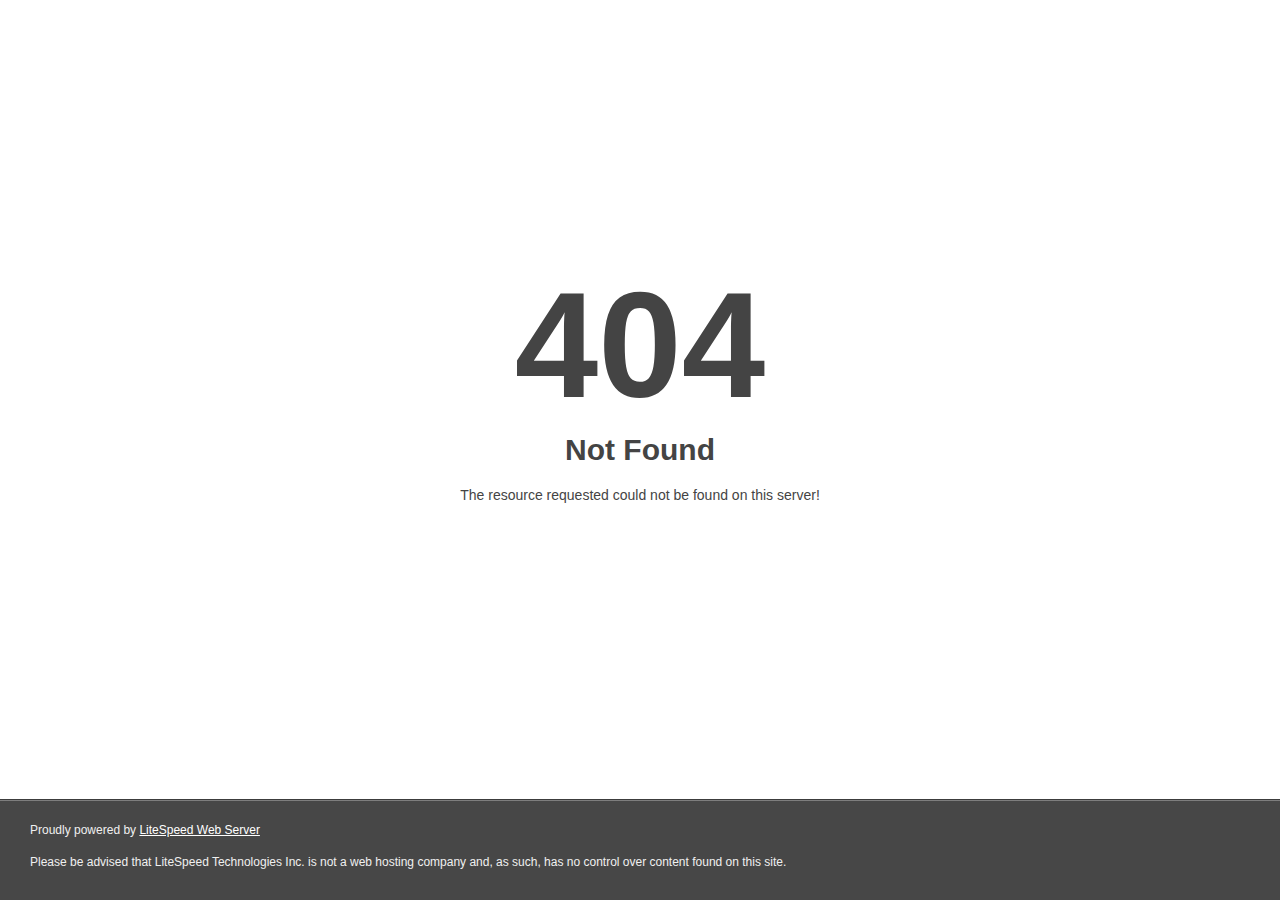
<file: blog2.html>
<!DOCTYPE html>
<html style="height:100%">
<head>
<meta name="viewport" content="width=device-width, initial-scale=1, shrink-to-fit=no" />
<title> 404 Not Found
</title></head>
<body style="color: #444; margin:0;font: normal 14px/20px Arial, Helvetica, sans-serif; height:100%; background-color: #fff;">
<div style="height:auto; min-height:100%; ">     <div style="text-align: center; width:800px; margin-left: -400px; position:absolute; top: 30%; left:50%;">
        <h1 style="margin:0; font-size:150px; line-height:150px; font-weight:bold;">404</h1>
<h2 style="margin-top:20px;font-size: 30px;">Not Found
</h2>
<p>The resource requested could not be found on this server!</p>
</div></div><div style="color:#f0f0f0; font-size:12px;margin:auto;padding:0px 30px 0px 30px;position:relative;clear:both;height:100px;margin-top:-101px;background-color:#474747;border-top: 1px solid rgba(0,0,0,0.15);box-shadow: 0 1px 0 rgba(255, 255, 255, 0.3) inset;">
<br>Proudly powered by  <a style="color:#fff;" href="http://www.litespeedtech.com/error-page">LiteSpeed Web Server</a><p>Please be advised that LiteSpeed Technologies Inc. is not a web hosting company and, as such, has no control over content found on this site.</p></div></body></html>
</file>
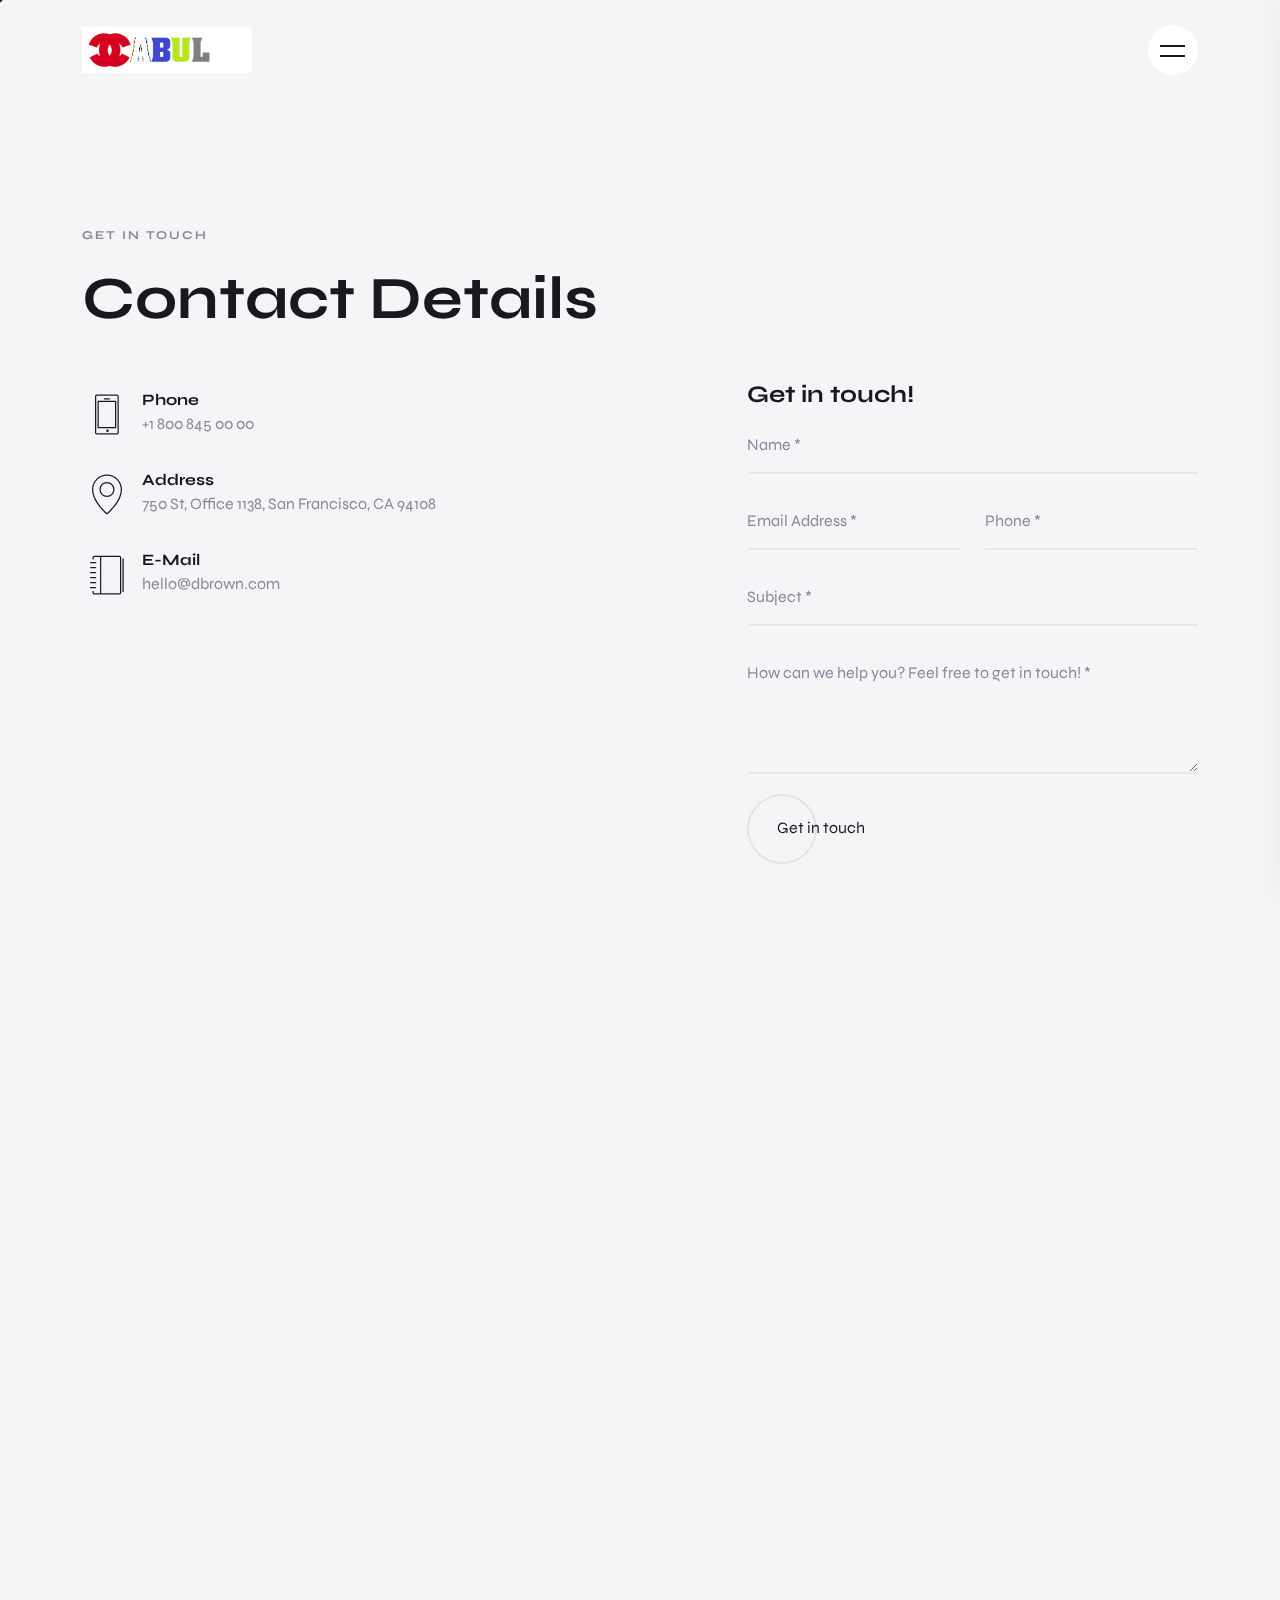
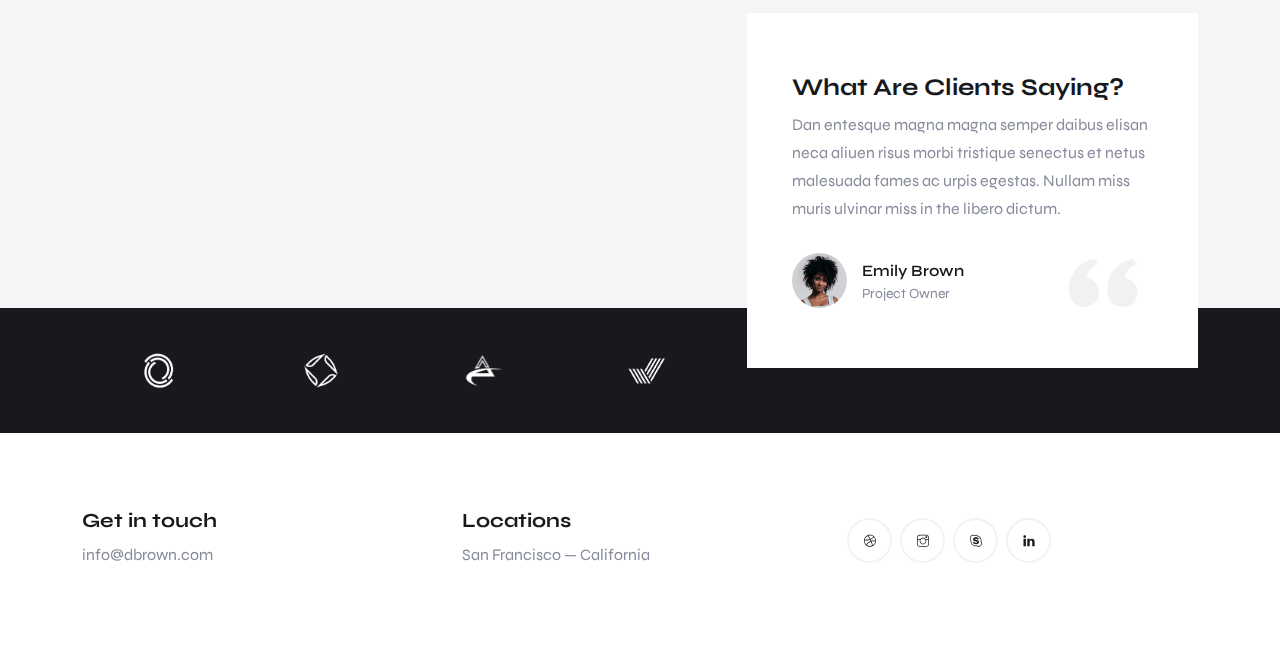
<file: contact.html>
<!DOCTYPE html>
<html lang="en">


<!-- Mirrored from duruthemes.com/demo/html/nils/nils-light/contact.html by HTTrack Website Copier/3.x [XR&CO'2014], Tue, 13 Sep 2022 05:54:21 GMT -->
<head>
    <meta charset="utf-8">
    <meta http-equiv="X-UA-Compatible" content="IE=edge">
    <meta name="viewport" content="width=device-width, initial-scale=1">
    <title>Nilsa Brown</title>
    <link rel="icon" type="image/png" href="images/favicon.png" />
    <link rel="stylesheet" href="https://fonts.googleapis.com/css2?family=Syne:wght@400;500;600;700;800&amp;display=swap">
    <link rel="stylesheet" href="css/plugins.css" />
    <link rel="stylesheet" href="css/style.css">
</head>

<body>
    <!-- Preloader -->
	<div class="preloader-bg"></div>
	<div id="preloader">
		<div id="preloader-status">
			<div class="preloader-position loader"> <span></span> </div>
		</div>
	</div>
    <!-- Cursor -->
    <div class="cursor js-cursor"></div>
    <!-- Menu -->
    <nav class="nilsbrown-menu" id="nilsbrown-navbar-spy">
        <div class="nilsbrown-menu-inner" id="nilsbrown-navbar">
            <ul class="list-unstyled">
                <li><a href="index.html">Home</a></li>
                <li class="active"><a href="about.html">Resume</a></li>
                <li><a href="services.html">Services</a></li>
                <li><a href="portfolio.html">Portfolio</a></li>
                <li><a href="blog.html">Blog</a></li>
                <li><a href="contact.html">Contact</a></li>
            </ul>
        </div>
    </nav>
    <!-- Header -->
    <header class="nilsbrown-header">
        <div class="container">
            <div class="row align-items-center">
                <!-- Logo -->
                <div class="col-8 col-md-8">
                    <div class="logo-wrap">
                        <a href="index.html" class="logo"> <img src="images/logo-dark.png" alt=""> </a>
                    </div>
                </div>
                <!-- Menu Burger -->
                <div class="col-4 col-md-4 text-right nilsbrown-menu-burger-wrap"> <a href="#" class="nilsbrown-nav-toggle nilsbrown-js-nav-toggle"><i></i></a> </div>
            </div>
        </div>
    </header>
    <!-- Contact  -->
    <section class="contact section-padding">
        <div class="container">
            <div class="row mb-45">
                <div class="col-md-12">
                    <h6 class="wow" data-splitting>Get in touch</h6>
                    <h1 class="wow" data-splitting>Contact Details</h1>
                </div>
            </div>
            <div class="row">
                <div class="col-md-6 mb-45">
                    <div class="item">
                        <div class="wrap-block"> <span class="icon et-phone"></span>
                            <div class="text-block">
                                <h5>Phone</h5>
                                <p>+1 800 845 00 00</p>
                            </div>
                        </div>
                    </div>
                    <div class="item">
                        <div class="wrap-block"> <span class="icon et-map-pin"></span>
                            <div class="text-block">
                                <h5>Address</h5>
                                <p>750 St, Office 1138, San Francisco, CA 94108</p>
                            </div>
                        </div>
                    </div>
                    <div class="item">
                        <div class="wrap-block"> <span class="icon et-notebook"></span>
                            <div class="text-block">
                                <h5>E-Mail</h5>
                                <p>hello@dbrown.com</p>
                            </div>
                        </div>
                    </div>
                </div>
                <div class="col-md-5 offset-md-1">
                    <h5>Get in touch!</h5>
                    <form method="post" class="contact__form" action="https://duruthemes.com/demo/html/nils/nils-light/mail.php">
                        <!-- Form message -->
                        <div class="row">
                            <div class="col-12">
                                <div class="alert alert-success contact__msg" style="display: none" role="alert"> Your message was sent successfully. </div>
                            </div>
                        </div>
                        <!-- Form elements -->
                        <div class="row">
                            <div class="col-md-12 form-group">
                                <input name="name" type="text" placeholder="Name *" required>
                            </div>
                            <div class="col-md-6 form-group">
                                <input name="email" type="email" placeholder="Email Address *" required>
                            </div>
                            <div class="col-md-6 form-group">
                                <input name="phone" type="text" placeholder="Phone *" required>
                            </div>
                            <div class="col-md-12 form-group">
                                <input name="subject" type="text" placeholder="Subject *" required>
                            </div>
                            <div class="col-md-12 form-group">
                                <textarea name="message" id="message" cols="30" rows="4" placeholder="How can we help you? Feel free to get in touch! *" required></textarea>
                            </div>
                            <div class="col-md-12">
                                <div class="btn-wrap">
                                    <div class="btn-link">
                                        <input type="submit" value="Get in touch"> <span class="btn-block color1 animation-bounce"></span>
                                    </div>
                                </div>
                            </div>
                        </div>
                    </form>
                </div>
            </div>
        </div>
    </section>
    <!-- Maps -->
    <section id="map">
        <div class="full-width">
            <div class="google-map">
                <iframe src="https://www.google.com/maps/embed?pb=!1m18!1m12!1m3!1d1573147.7480448114!2d-74.84628175962355!3d41.04009641088412!2m3!1f0!2f0!3f0!3m2!1i1024!2i768!4f13.1!3m3!1m2!1s0x89c25856139b3d33%3A0xb2739f33610a08ee!2s1616%20Broadway%2C%20New%20York%2C%20NY%2010019%2C%20Amerika%20Birle%C5%9Fik%20Devletleri!5e0!3m2!1str!2str!4v1646760525018!5m2!1str!2str" width="100%" height="500" style="border:0;" allowfullscreen="" loading="lazy"></iframe>
            </div>
        </div>
    </section>
    <!-- Testiominals -->
    <section class="testimonials">
        <div class="background bg-img bg-fixed section-padding pb-0" data-background="images/banner.jpg">
            <div class="container">
                <div class="row">
                    <!-- Work together -->
                    <div class="col-md-6 mb-30">
                        <h4 class="wow" data-splitting>Need help with professional support? Let's work together!</h4>
                        <div class="btn-wrap mt-30 text-left wow fadeInUp" data-wow-delay=".6s">
                            <div class="btn-link"> <a href="#" class="white">info@dbrown.com</a> <span class="btn-block color3 animation-bounce"></span> </div>
                        </div>
                    </div>
                    <!-- Testiominals -->
                    <div class="col-md-5 offset-md-1">
                        <div class="testimonials-box">
                            <h5>What Are Clients Saying?</h5>
                            <div class="owl-carousel owl-theme">
                                <div class="item">
                                    <p>Dan entesque magna magna semper daibus elisan neca aliuen risus morbi tristique senectus et netus malesuada fames ac urpis egestas. Nullam miss muris ulvinar miss in the libero dictum.</p> <span class="quote"><img src="images/quot.png" alt=""></span>
                                    <div class="info">
                                        <div class="author-img"> <img src="images/team/1.jpg" alt=""> </div>
                                        <div class="cont">
                                            <h6>Emily Brown</h6> <span>Project Owner</span>
                                        </div>
                                    </div>
                                </div>
                                <div class="item"> <span class="quote"><img src="images/quot.png" alt=""></span>
                                    <p>Dan entesque magna magna semper daibus elisan neca aliuen risus morbi tristique senectus et netus malesuada fames ac urpis egestas. Nullam miss muris ulvinar miss in the libero dictum.</p>
                                    <div class="info">
                                        <div class="author-img"> <img src="images/team/2.jpg" alt=""> </div>
                                        <div class="cont">
                                            <h6>Jason White</h6> <span>Project Owner</span>
                                        </div>
                                    </div>
                                </div>
                            </div>
                        </div>
                    </div>
                </div>
            </div>
        </div>
    </section>
    <!-- Clients -->
    <section class="clients">
        <div class="container">
            <div class="row">
                <div class="col-md-7">
                    <div class="owl-carousel owl-theme">
                        <div class="clients-logo">
                            <a href="#0"><img src="images/clients/1.png" alt=""></a>
                        </div>
                        <div class="clients-logo">
                            <a href="#0"><img src="images/clients/2.png" alt=""></a>
                        </div>
                        <div class="clients-logo">
                            <a href="#0"><img src="images/clients/3.png" alt=""></a>
                        </div>
                        <div class="clients-logo">
                            <a href="#0"><img src="images/clients/4.png" alt=""></a>
                        </div>
                        <div class="clients-logo">
                            <a href="#0"><img src="images/clients/5.png" alt=""></a>
                        </div>
                        <div class="clients-logo">
                            <a href="#0"><img src="images/clients/6.png" alt=""></a>
                        </div>
                    </div>
                </div>
            </div>
        </div>
    </section>
    <!-- Footer -->
    <footer class="nilsbrown-footer-section">
        <div class="container">
            <div class="row">
                <div class="col-md-4">
                    <h5>Get in touch</h5>
                    <p>info@dbrown.com</p>
                </div>
                <div class="col-md-4">
                    <h5>Locations</h5>
                    <p>San Francisco — California</p>
                </div>
                <div class="col-md-4">
                    <ul class="nilsbrown-footer-social-link">
                        <li><a href="index.html#"><i class="ti-dribbble"></i></a></li>
                        <li><a href="index.html#"><i class="ti-instagram"></i></a></li>
                        <li><a href="index.html#"><i class="ti-skype"></i></a></li>
                        <li><a href="index.html#"><i class="ti-linkedin"></i></a></li>
                    </ul>
                </div>
            </div>
        </div>
    </footer>
    <!-- jQuery -->
    <script src="js/plugins/jquery-3.6.0.min.js"></script>
    <script src="js/plugins/bootstrap.min.js"></script>
    <script src="js/plugins/owl.carousel.min.js"></script>
    <script src="js/plugins/jquery.magnific-popup.min.js"></script>
    <script src="js/plugins/YouTubePopUp.js"></script>
    <script src="js/plugins/jquery.easing.1.3.js"></script>
    <script src="js/plugins/smooth-scroll.min.js"></script>
    <script src="js/plugins/wow.js"></script>
    <script src="js/custom.js"></script>
</body>

<!-- Mirrored from duruthemes.com/demo/html/nils/nils-light/contact.html by HTTrack Website Copier/3.x [XR&CO'2014], Tue, 13 Sep 2022 05:54:21 GMT -->
</html>
</file>
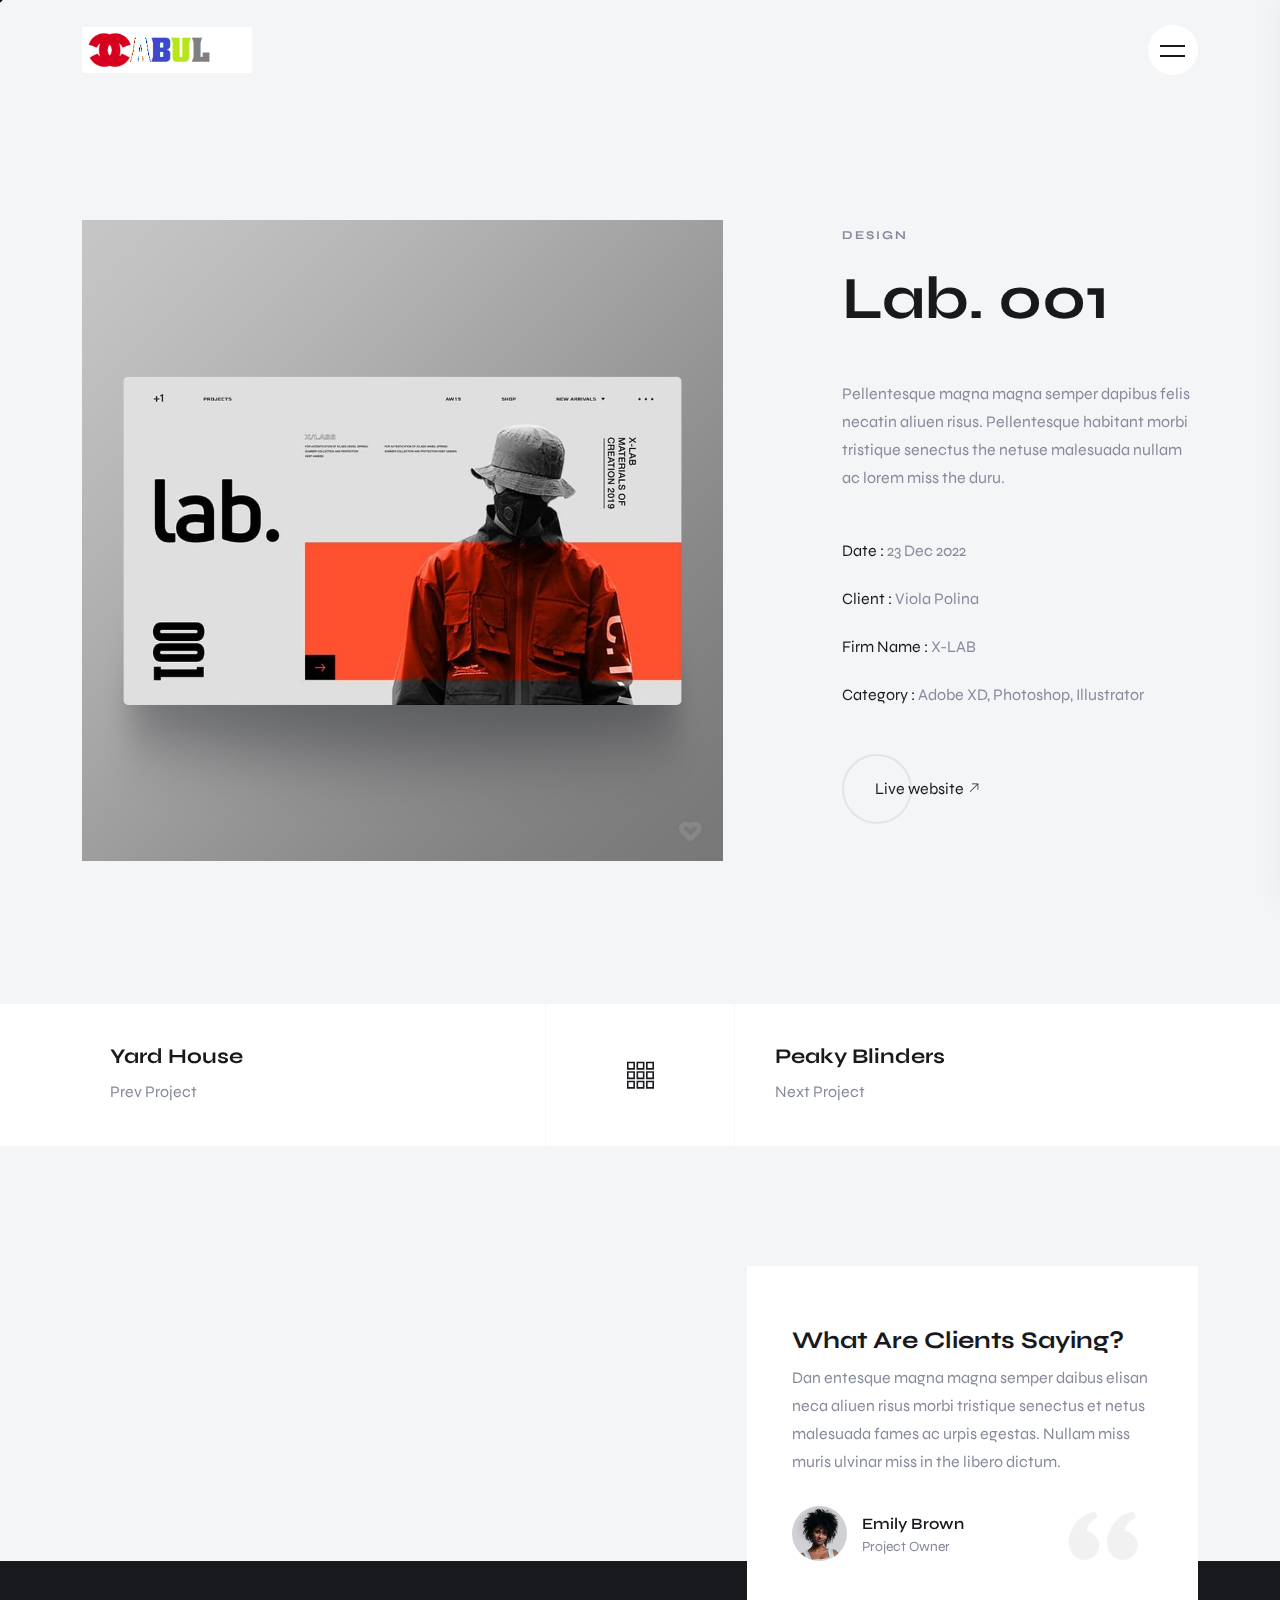
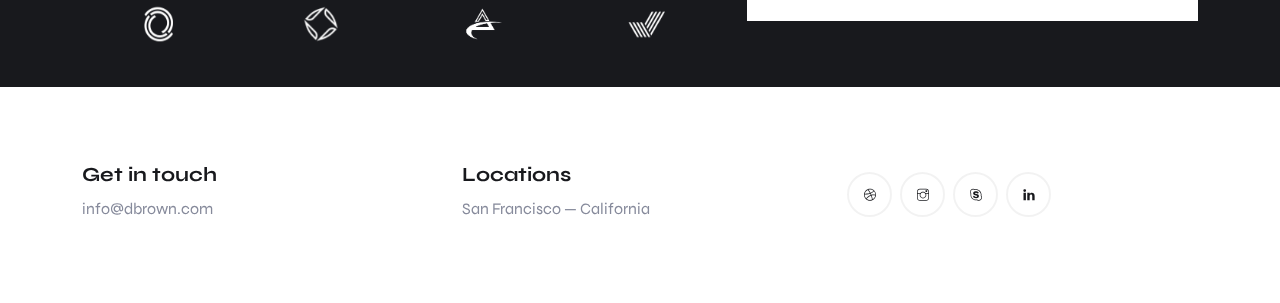
<file: portfolio-page.html>
<!DOCTYPE html>
<html lang="en">


<!-- Mirrored from duruthemes.com/demo/html/nils/nils-light/portfolio-page.html by HTTrack Website Copier/3.x [XR&CO'2014], Tue, 13 Sep 2022 05:54:21 GMT -->
<head>
    <meta charset="utf-8">
    <meta http-equiv="X-UA-Compatible" content="IE=edge">
    <meta name="viewport" content="width=device-width, initial-scale=1">
    <title>Nilsa Brown</title>
    <link rel="icon" type="image/png" href="images/favicon.png" />
    <link rel="stylesheet" href="https://fonts.googleapis.com/css2?family=Syne:wght@400;500;600;700;800&amp;display=swap">
    <link rel="stylesheet" href="css/plugins.css" />
    <link rel="stylesheet" href="css/style.css">
</head>

<body>
    <!-- Preloader -->
	<div class="preloader-bg"></div>
	<div id="preloader">
		<div id="preloader-status">
			<div class="preloader-position loader"> <span></span> </div>
		</div>
	</div>
    <!-- Cursor -->
    <div class="cursor js-cursor"></div>
    <!-- Menu -->
    <nav class="nilsbrown-menu" id="nilsbrown-navbar-spy">
        <div class="nilsbrown-menu-inner" id="nilsbrown-navbar">
            <ul class="list-unstyled">
                <li><a href="index.html">Home</a></li>
                <li><a href="about.html">Resume</a></li>
                <li><a href="services.html">Services</a></li>
                <li class="active"><a href="portfolio.html">Portfolio</a></li>
                <li><a href="blog.html">Blog</a></li>
                <li><a href="contact.html">Contact</a></li>
            </ul>
        </div>
    </nav>
    <!-- Header -->
    <header class="nilsbrown-header">
        <div class="container">
            <div class="row align-items-center">
                <!-- Logo -->
                <div class="col-8 col-md-8">
                    <div class="logo-wrap">
                        <a href="index.html" class="logo"> <img src="images/logo-dark.png" alt=""> </a>
                    </div>
                </div>
                <!-- Menu Burger -->
                <div class="col-4 col-md-4 text-right nilsbrown-menu-burger-wrap"> <a href="#" class="nilsbrown-nav-toggle nilsbrown-js-nav-toggle"><i></i></a> </div>
            </div>
        </div>
    </header>
    <!-- Portfolio Page  -->
    <section class="section-padding portfolio-page">
        <div class="container">
            <div class="row">
                <div class="col-md-7">
                    <!-- Images -->
                    <div class="row">
                        <div class="col-md-12 gallery-item">
                            <div class="owl-carousel owl-theme text-center">
                                <div class="item">
                                    <div class="gallery-item-inner">
                                        <a href="images/portfolio/1.jpg" title="" class="img-zoom">
                                            <div class="gallery-box">
                                                <div class="gallery-img"> <img src="images/portfolio/1.jpg" class="img-fluid mx-auto d-block" alt=""> </div>
                                            </div>
                                        </a>
                                    </div>
                                </div>
                                <div class="item">
                                    <div class="gallery-item-inner">
                                        <a href="images/portfolio/2.jpg" title="" class="img-zoom">
                                            <div class="gallery-box">
                                                <div class="gallery-img"> <img src="images/portfolio/2.jpg" class="img-fluid mx-auto d-block" alt=""> </div>
                                            </div>
                                        </a>
                                    </div>
                                </div>
                                <div class="item">
                                    <div class="gallery-item-inner">
                                        <a href="images/portfolio/3.jpg" title="" class="img-zoom">
                                            <div class="gallery-box">
                                                <div class="gallery-img"> <img src="images/portfolio/3.jpg" class="img-fluid mx-auto d-block" alt=""> </div>
                                            </div>
                                        </a>
                                    </div>
                                </div>
                            </div>
                        </div>
                    </div>
                </div>
                <div class="col-md-4 offset-md-1">
                    <h6 class="wow" data-splitting>Design</h6>
                    <h1 class="wow" data-splitting>Lab. 001</h1>
                    <p class="mt-45 wow fadeInUp" data-wow-delay=".1s">Pellentesque magna magna semper dapibus felis necatin aliuen risus. Pellentesque habitant morbi tristique senectus the netuse malesuada nullam ac lorem miss the duru.</p>
                    <p class="mt-45 wow fadeInUp" data-wow-delay=".2s"><span>Date :</span> 23 Dec 2022</p>
                    <p class="wow fadeInUp" data-wow-delay=".3s"><span>Client :</span> Viola Polina</p>
                    <p class="wow fadeInUp" data-wow-delay=".3s"><span>Firm Name :</span> X-LAB</p>
                    <p class="wow fadeInUp" data-wow-delay=".3s"><span>Category :</span> Adobe XD, Photoshop, Illustrator</p>
                    <div class="btn-wrap wow fadeInUp text-left mt-45" data-wow-delay=".9s">
                        <div class="btn-link"> <a href="#">Live website <i class="ti-arrow-top-right"></i> </a> <span class="btn-block color1 animation-bounce"></span> </div>
                    </div>
                </div>
            </div>
        </div>
    </section>
    <!-- Next & Prev -->
    <section class="nex-prv">
        <div class="container">
            <div class="row">
                <div class="col-md-5 rest">
                    <div class="prv">
                        <div class="img bg-img" data-background="images/portfolio/9.jpg">
                            <div class="text-left ontop">
                                <h5>Yard House</h5> <span class="sub-title mb-0 mt-10"><a href="portfolio-page.html">Prev Project</a></span>
                            </div>
                            <div class="overly"></div>
                        </div>
                    </div>
                </div>
                <div class="col-md-2 text-center rest">
                    <a href="portfolio.html" class="all-works d-flex align-items-center"> <span class="icon full-width ti-layout-grid3"></span> </a>
                </div>
                <div class="col-md-5 rest">
                    <div class="nxt">
                        <div class="img bg-img" data-background="images/portfolio/4.jpg">
                            <div class="text-right ontop">
                                <h5>Peaky Blinders</h5> <span class="sub-title mb-0 mt-10"><a href="portfolio-page.html">Next Project</a></span>
                            </div>
                            <div class="overly"></div>
                        </div>
                    </div>
                </div>
            </div>
        </div>
    </section>
    <!-- Testiominals -->
    <section class="testimonials">
        <div class="background bg-img bg-fixed section-padding pb-0" data-background="images/banner.jpg">
            <div class="container">
                <div class="row">
                    <!-- Work together -->
                    <div class="col-md-6 mb-30">
                        <h4 class="wow" data-splitting>Need help with professional support? Let's work together!</h4>
                        <div class="btn-wrap mt-30 text-left wow fadeInUp" data-wow-delay=".6s">
                            <div class="btn-link"> <a href="#" class="white">info@dbrown.com</a> <span class="btn-block color3 animation-bounce"></span> </div>
                        </div>
                    </div>
                    <!-- Testiominals -->
                    <div class="col-md-5 offset-md-1">
                        <div class="testimonials-box">
                            <h5>What Are Clients Saying?</h5>
                            <div class="owl-carousel owl-theme">
                                <div class="item">
                                    <p>Dan entesque magna magna semper daibus elisan neca aliuen risus morbi tristique senectus et netus malesuada fames ac urpis egestas. Nullam miss muris ulvinar miss in the libero dictum.</p> <span class="quote"><img src="images/quot.png" alt=""></span>
                                    <div class="info">
                                        <div class="author-img"> <img src="images/team/1.jpg" alt=""> </div>
                                        <div class="cont">
                                            <h6>Emily Brown</h6> <span>Project Owner</span>
                                        </div>
                                    </div>
                                </div>
                                <div class="item"> <span class="quote"><img src="images/quot.png" alt=""></span>
                                    <p>Dan entesque magna magna semper daibus elisan neca aliuen risus morbi tristique senectus et netus malesuada fames ac urpis egestas. Nullam miss muris ulvinar miss in the libero dictum.</p>
                                    <div class="info">
                                        <div class="author-img"> <img src="images/team/2.jpg" alt=""> </div>
                                        <div class="cont">
                                            <h6>Jason White</h6> <span>Project Owner</span>
                                        </div>
                                    </div>
                                </div>
                            </div>
                        </div>
                    </div>
                </div>
            </div>
        </div>
    </section>
    <!-- Clients -->
    <section class="clients">
        <div class="container">
            <div class="row">
                <div class="col-md-7">
                    <div class="owl-carousel owl-theme">
                        <div class="clients-logo">
                            <a href="#0"><img src="images/clients/1.png" alt=""></a>
                        </div>
                        <div class="clients-logo">
                            <a href="#0"><img src="images/clients/2.png" alt=""></a>
                        </div>
                        <div class="clients-logo">
                            <a href="#0"><img src="images/clients/3.png" alt=""></a>
                        </div>
                        <div class="clients-logo">
                            <a href="#0"><img src="images/clients/4.png" alt=""></a>
                        </div>
                        <div class="clients-logo">
                            <a href="#0"><img src="images/clients/5.png" alt=""></a>
                        </div>
                        <div class="clients-logo">
                            <a href="#0"><img src="images/clients/6.png" alt=""></a>
                        </div>
                    </div>
                </div>
            </div>
        </div>
    </section>
    <!-- Footer -->
    <footer class="nilsbrown-footer-section">
        <div class="container">
            <div class="row">
                <div class="col-md-4">
                    <h5>Get in touch</h5>
                    <p>info@dbrown.com</p>
                </div>
                <div class="col-md-4">
                    <h5>Locations</h5>
                    <p>San Francisco — California</p>
                </div>
                <div class="col-md-4">
                    <ul class="nilsbrown-footer-social-link">
                        <li><a href="index.html#"><i class="ti-dribbble"></i></a></li>
                        <li><a href="index.html#"><i class="ti-instagram"></i></a></li>
                        <li><a href="index.html#"><i class="ti-skype"></i></a></li>
                        <li><a href="index.html#"><i class="ti-linkedin"></i></a></li>
                    </ul>
                </div>
            </div>
        </div>
    </footer>
    <!-- jQuery -->
    <script src="js/plugins/jquery-3.6.0.min.js"></script>
    <script src="js/plugins/bootstrap.min.js"></script>
    <script src="js/plugins/owl.carousel.min.js"></script>
    <script src="js/plugins/jquery.magnific-popup.min.js"></script>
    <script src="js/plugins/YouTubePopUp.js"></script>
    <script src="js/plugins/jquery.easing.1.3.js"></script>
    <script src="js/plugins/smooth-scroll.min.js"></script>
    <script src="js/plugins/wow.js"></script>
    <script src="js/custom.js"></script>
</body>

<!-- Mirrored from duruthemes.com/demo/html/nils/nils-light/portfolio-page.html by HTTrack Website Copier/3.x [XR&CO'2014], Tue, 13 Sep 2022 05:54:21 GMT -->
</html>
</file>
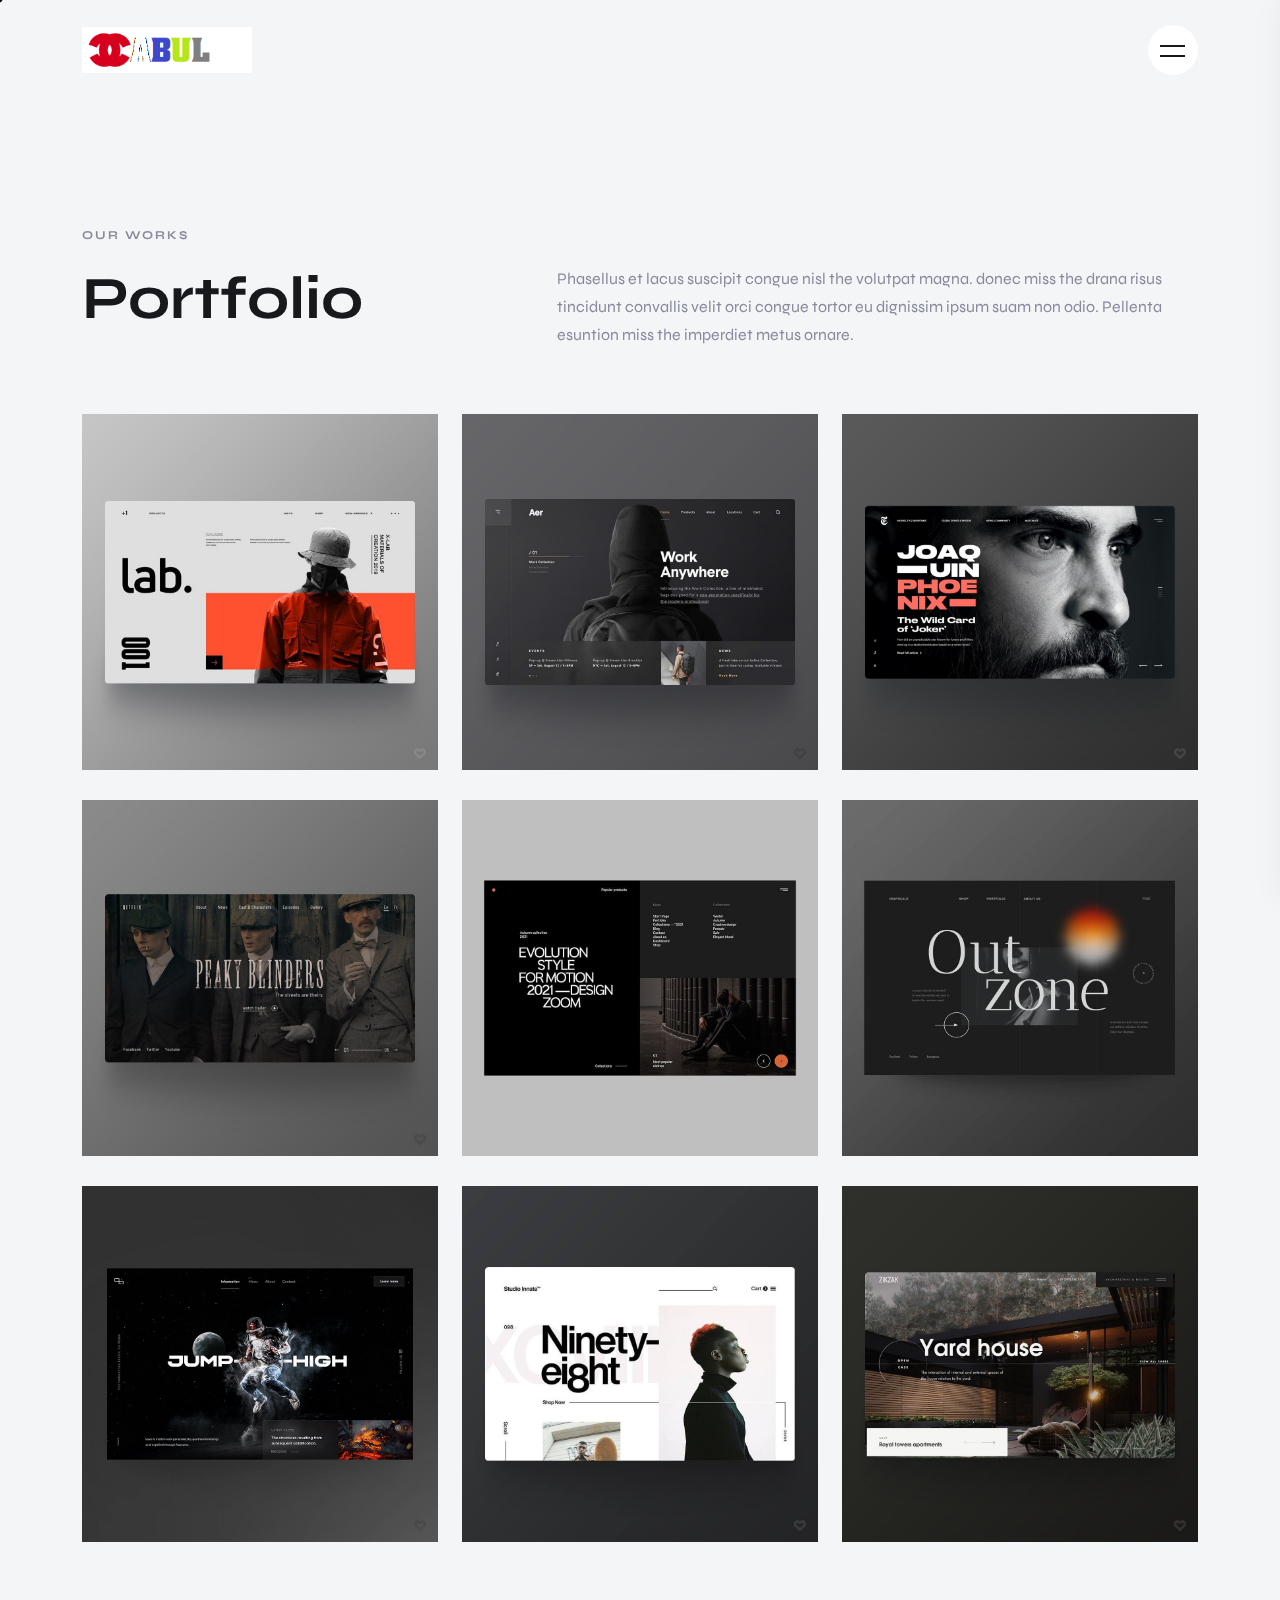
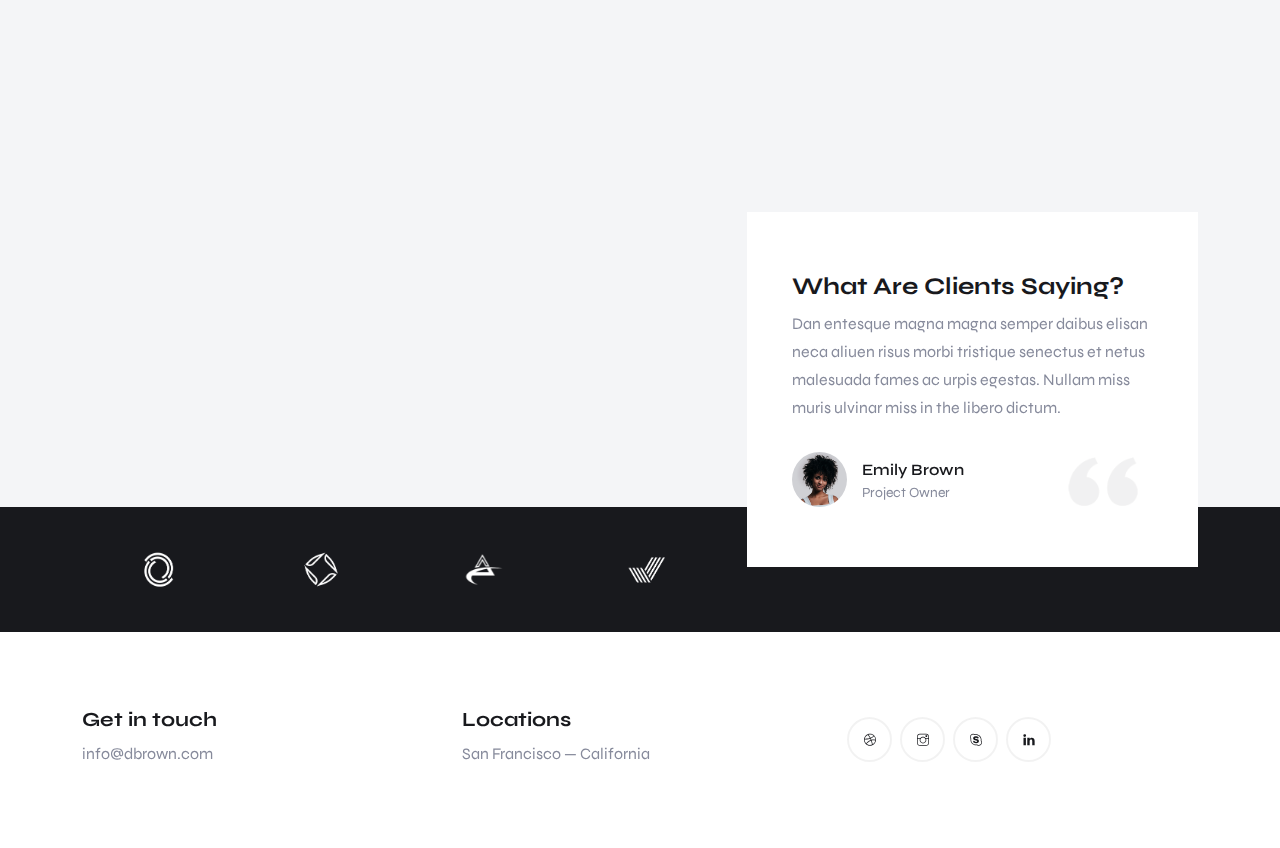
<file: portfolio.html>
<!DOCTYPE html>
<html lang="en">


<!-- Mirrored from duruthemes.com/demo/html/nils/nils-light/portfolio.html by HTTrack Website Copier/3.x [XR&CO'2014], Tue, 13 Sep 2022 05:54:09 GMT -->
<head>
    <meta charset="utf-8">
    <meta http-equiv="X-UA-Compatible" content="IE=edge">
    <meta name="viewport" content="width=device-width, initial-scale=1">
    <title>Nilsa Brown</title>
    <link rel="icon" type="image/png" href="images/favicon.png" />
    <link rel="stylesheet" href="https://fonts.googleapis.com/css2?family=Syne:wght@400;500;600;700;800&amp;display=swap">
    <link rel="stylesheet" href="css/plugins.css" />
    <link rel="stylesheet" href="css/style.css">
</head>

<body>
    <!-- Preloader -->
	<div class="preloader-bg"></div>
	<div id="preloader">
		<div id="preloader-status">
			<div class="preloader-position loader"> <span></span> </div>
		</div>
	</div>
    <!-- Cursor -->
    <div class="cursor js-cursor"></div>
    <!-- Menu -->
    <nav class="nilsbrown-menu" id="nilsbrown-navbar-spy">
        <div class="nilsbrown-menu-inner" id="nilsbrown-navbar">
            <ul class="list-unstyled">
                <li><a href="index.html">Home</a></li>
                <li><a href="about.html">Resume</a></li>
                <li><a href="services.html">Services</a></li>
                <li class="active"><a href="portfolio.html">Portfolio</a></li>
                <li><a href="blog.html">Blog</a></li>
                <li><a href="contact.html">Contact</a></li>
            </ul>
        </div>
    </nav>
    <!-- Header -->
    <header class="nilsbrown-header">
        <div class="container">
            <div class="row align-items-center">
                <!-- Logo -->
                <div class="col-8 col-md-8">
                    <div class="logo-wrap">
                        <a href="index.html" class="logo"> <img src="images/logo-dark.png" alt=""> </a>
                    </div>
                </div>
                <!-- Menu Burger -->
                <div class="col-4 col-md-4 text-right nilsbrown-menu-burger-wrap"> <a href="#" class="nilsbrown-nav-toggle nilsbrown-js-nav-toggle"><i></i></a> </div>
            </div>
        </div>
    </header>
    <!-- Portfolio -->
    <section class="portfolio section-padding">
        <div class="container">
            <div class="row mb-45">
                <div class="col-md-4">
                    <h6 class="wow" data-splitting>Our Works</h6>
                    <h1 class="wow" data-splitting>Portfolio</h1>
                </div>
                <div class="col-md-7 offset-md-1 mt-45">
                    <p class="wow fadeInUp" data-wow-delay=".6s">Phasellus et lacus suscipit congue nisl the volutpat magna. donec miss the drana risus tincidunt convallis velit orci congue tortor eu dignissim ipsum suam non odio. Pellenta esuntion miss the imperdiet metus ornare.</p>
                </div>
            </div>
            <div class="row">
                <div class="col-md-4">
                    <div class="item mb-30">
                        <a href="portfolio-page.html">
                            <div class="img-block">
                                <div class="wrapper-img"> <img src="images/portfolio/1.jpg" class="img-fluid"> </div>
                                <div class="title-block">
                                    <h4>Lab. 001</h4>
                                    <p>Website Design</p>
                                </div>
                            </div>
                        </a>
                    </div>
                </div>
                <div class="col-md-4">
                    <div class="item mb-30">
                        <a href="portfolio-page.html">
                            <div class="img-block">
                                <div class="wrapper-img"> <img src="images/portfolio/2.jpg" class="img-fluid"> </div>
                                <div class="title-block">
                                    <h4>Aer Agency</h4>
                                    <p>Website / Development</p>
                                </div>
                            </div>
                        </a>
                    </div>
                </div>
                <div class="col-md-4">
                    <div class="item mb-30">
                        <a href="portfolio-page.html">
                            <div class="img-block">
                                <div class="wrapper-img"> <img src="images/portfolio/3.jpg" class="img-fluid"> </div>
                                <div class="title-block">
                                    <h4>Joker Card</h4>
                                    <p>UX Design / Web App</p>
                                </div>
                            </div>
                        </a>
                    </div>
                </div>
                <div class="col-md-4">
                    <div class="item mb-30">
                        <a href="portfolio-page.html">
                            <div class="img-block">
                                <div class="wrapper-img"> <img src="images/portfolio/4.jpg" class="img-fluid"> </div>
                                <div class="title-block">
                                    <h4>Peaky Blinders</h4>
                                    <p>Website / UX Design</p>
                                </div>
                            </div>
                        </a>
                    </div>
                </div>
                <div class="col-md-4">
                    <div class="item mb-30">
                        <a href="portfolio-page.html">
                            <div class="img-block">
                                <div class="wrapper-img"> <img src="images/portfolio/5.jpg" class="img-fluid"> </div>
                                <div class="title-block">
                                    <h4>Design Zoom</h4>
                                    <p>Branding / Design</p>
                                </div>
                            </div>
                        </a>
                    </div>
                </div>
                <div class="col-md-4">
                    <div class="item mb-30">
                        <a href="portfolio-page.html">
                            <div class="img-block">
                                <div class="wrapper-img"> <img src="images/portfolio/6.jpg" class="img-fluid"> </div>
                                <div class="title-block">
                                    <h4>Out Zone</h4>
                                    <p>UX Design / Web App</p>
                                </div>
                            </div>
                        </a>
                    </div>
                </div>
                <div class="col-md-4">
                    <div class="item mb-30">
                        <a href="portfolio-page.html">
                            <div class="img-block">
                                <div class="wrapper-img"> <img src="images/portfolio/7.jpg" class="img-fluid"> </div>
                                <div class="title-block">
                                    <h4>Jump High</h4>
                                    <p>Website / UX Design</p>
                                </div>
                            </div>
                        </a>
                    </div>
                </div>
                <div class="col-md-4">
                    <div class="item mb-30">
                        <a href="portfolio-page.html">
                            <div class="img-block">
                                <div class="wrapper-img"> <img src="images/portfolio/8.jpg" class="img-fluid"> </div>
                                <div class="title-block">
                                    <h4>Ninety Eight</h4>
                                    <p>Website / UX Design</p>
                                </div>
                            </div>
                        </a>
                    </div>
                </div>
                <div class="col-md-4">
                    <div class="item mb-30">
                        <a href="portfolio-page.html">
                            <div class="img-block">
                                <div class="wrapper-img"> <img src="images/portfolio/9.jpg" class="img-fluid"> </div>
                                <div class="title-block">
                                    <h4>Yard House</h4>
                                    <p>E-commerce / Web App</p>
                                </div>
                            </div>
                        </a>
                    </div>
                </div>
            </div>
        </div>
    </section>
    <!-- Testiominals -->
    <section class="testimonials">
        <div class="background bg-img bg-fixed section-padding pb-0" data-background="images/banner.jpg">
            <div class="container">
                <div class="row">
                    <!-- Work together -->
                    <div class="col-md-6 mb-30">
                        <h4 class="wow" data-splitting>Need help with professional support? Let's work together!</h4>
                        <div class="btn-wrap mt-30 text-left wow fadeInUp" data-wow-delay=".6s">
                            <div class="btn-link"> <a href="#" class="white">info@dbrown.com</a> <span class="btn-block color3 animation-bounce"></span> </div>
                        </div>
                    </div>
                    <!-- Testiominals -->
                    <div class="col-md-5 offset-md-1">
                        <div class="testimonials-box">
                            <h5>What Are Clients Saying?</h5>
                            <div class="owl-carousel owl-theme">
                                <div class="item">
                                    <p>Dan entesque magna magna semper daibus elisan neca aliuen risus morbi tristique senectus et netus malesuada fames ac urpis egestas. Nullam miss muris ulvinar miss in the libero dictum.</p> <span class="quote"><img src="images/quot.png" alt=""></span>
                                    <div class="info">
                                        <div class="author-img"> <img src="images/team/1.jpg" alt=""> </div>
                                        <div class="cont">
                                            <h6>Emily Brown</h6> <span>Project Owner</span>
                                        </div>
                                    </div>
                                </div>
                                <div class="item"> <span class="quote"><img src="images/quot.png" alt=""></span>
                                    <p>Dan entesque magna magna semper daibus elisan neca aliuen risus morbi tristique senectus et netus malesuada fames ac urpis egestas. Nullam miss muris ulvinar miss in the libero dictum.</p>
                                    <div class="info">
                                        <div class="author-img"> <img src="images/team/2.jpg" alt=""> </div>
                                        <div class="cont">
                                            <h6>Jason White</h6> <span>Project Owner</span>
                                        </div>
                                    </div>
                                </div>
                            </div>
                        </div>
                    </div>
                </div>
            </div>
        </div>
    </section>
    <!-- Clients -->
    <section class="clients">
        <div class="container">
            <div class="row">
                <div class="col-md-7">
                    <div class="owl-carousel owl-theme">
                        <div class="clients-logo">
                            <a href="#0"><img src="images/clients/1.png" alt=""></a>
                        </div>
                        <div class="clients-logo">
                            <a href="#0"><img src="images/clients/2.png" alt=""></a>
                        </div>
                        <div class="clients-logo">
                            <a href="#0"><img src="images/clients/3.png" alt=""></a>
                        </div>
                        <div class="clients-logo">
                            <a href="#0"><img src="images/clients/4.png" alt=""></a>
                        </div>
                        <div class="clients-logo">
                            <a href="#0"><img src="images/clients/5.png" alt=""></a>
                        </div>
                        <div class="clients-logo">
                            <a href="#0"><img src="images/clients/6.png" alt=""></a>
                        </div>
                    </div>
                </div>
            </div>
        </div>
    </section>
    <!-- Footer -->
    <footer class="nilsbrown-footer-section">
        <div class="container">
            <div class="row">
                <div class="col-md-4">
                    <h5>Get in touch</h5>
                    <p>info@dbrown.com</p>
                </div>
                <div class="col-md-4">
                    <h5>Locations</h5>
                    <p>San Francisco — California</p>
                </div>
                <div class="col-md-4">
                    <ul class="nilsbrown-footer-social-link">
                        <li><a href="index.html#"><i class="ti-dribbble"></i></a></li>
                        <li><a href="index.html#"><i class="ti-instagram"></i></a></li>
                        <li><a href="index.html#"><i class="ti-skype"></i></a></li>
                        <li><a href="index.html#"><i class="ti-linkedin"></i></a></li>
                    </ul>
                </div>
            </div>
        </div>
    </footer>
    <!-- jQuery -->
    <script src="js/plugins/jquery-3.6.0.min.js"></script>
    <script src="js/plugins/bootstrap.min.js"></script>
    <script src="js/plugins/owl.carousel.min.js"></script>
    <script src="js/plugins/jquery.magnific-popup.min.js"></script>
    <script src="js/plugins/YouTubePopUp.js"></script>
    <script src="js/plugins/jquery.easing.1.3.js"></script>
    <script src="js/plugins/smooth-scroll.min.js"></script>
    <script src="js/plugins/wow.js"></script>
    <script src="js/custom.js"></script>
</body>

<!-- Mirrored from duruthemes.com/demo/html/nils/nils-light/portfolio.html by HTTrack Website Copier/3.x [XR&CO'2014], Tue, 13 Sep 2022 05:54:09 GMT -->
</html>
</file>
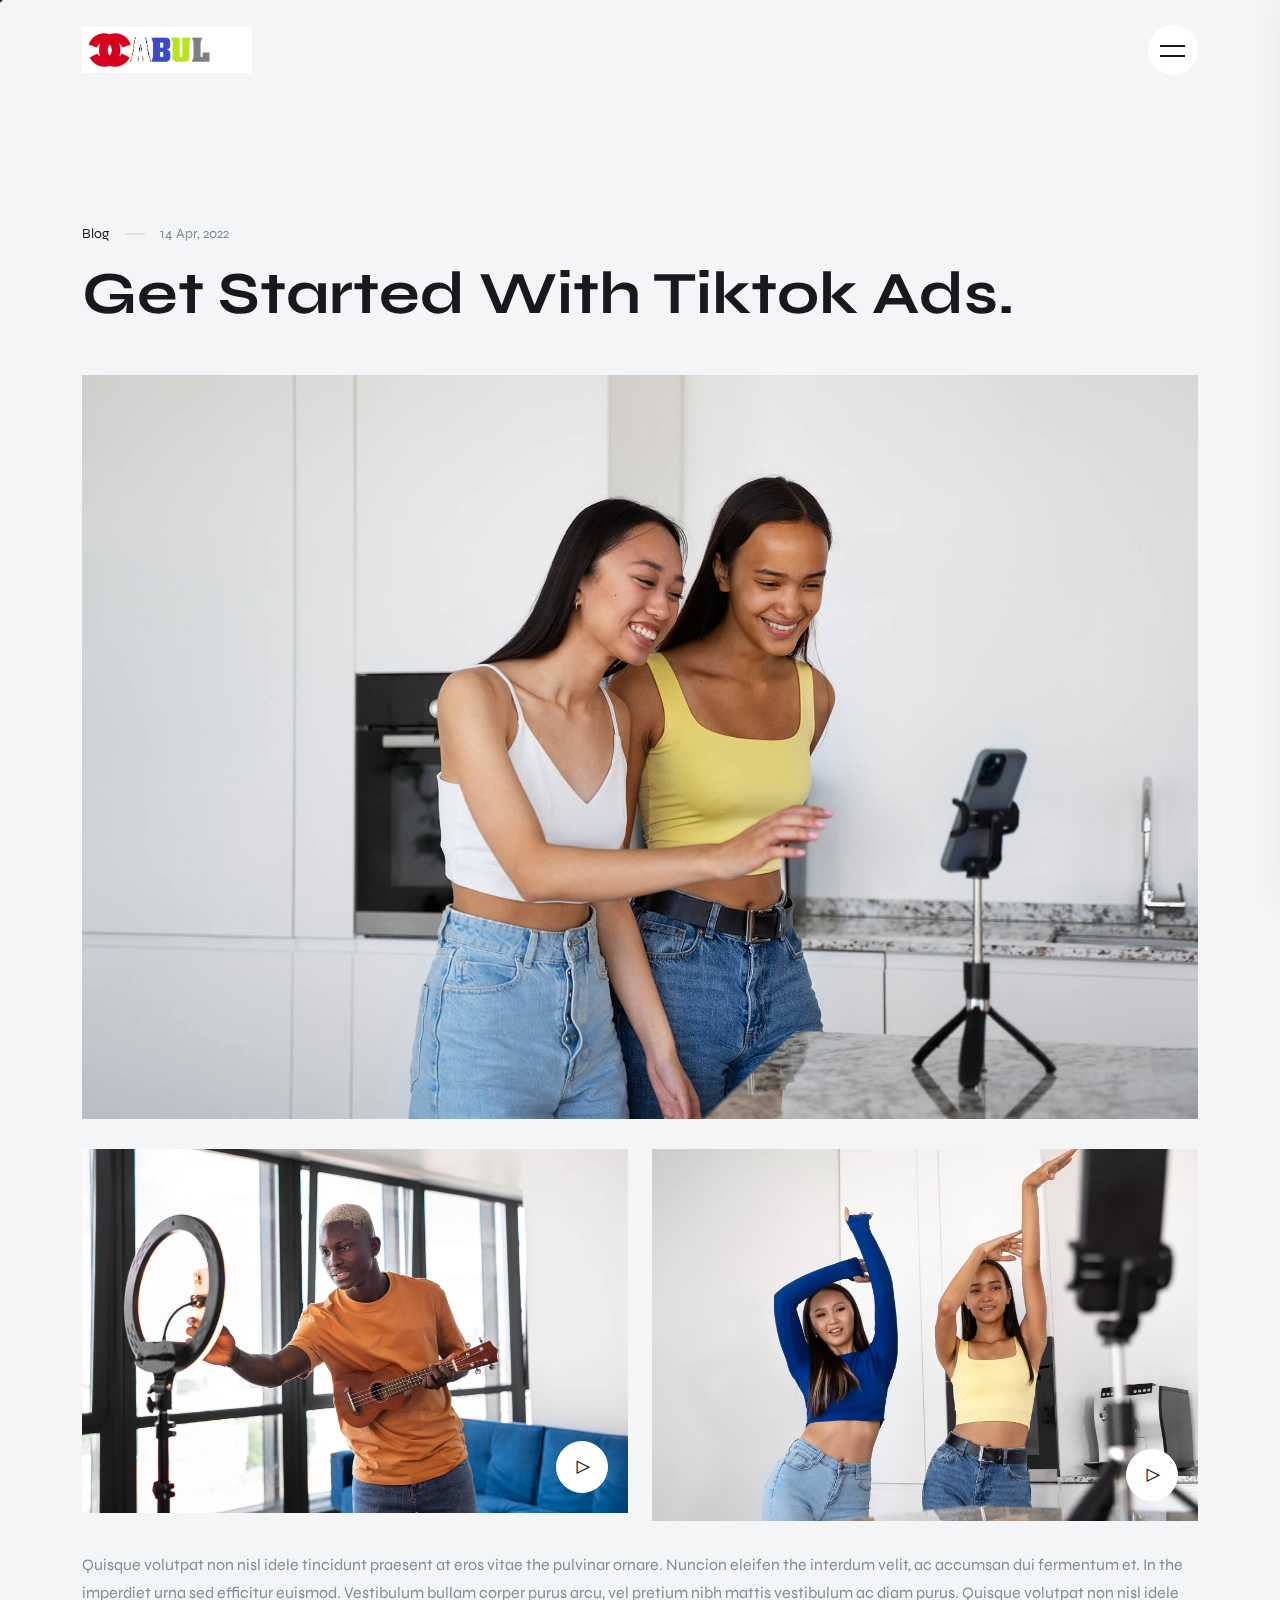
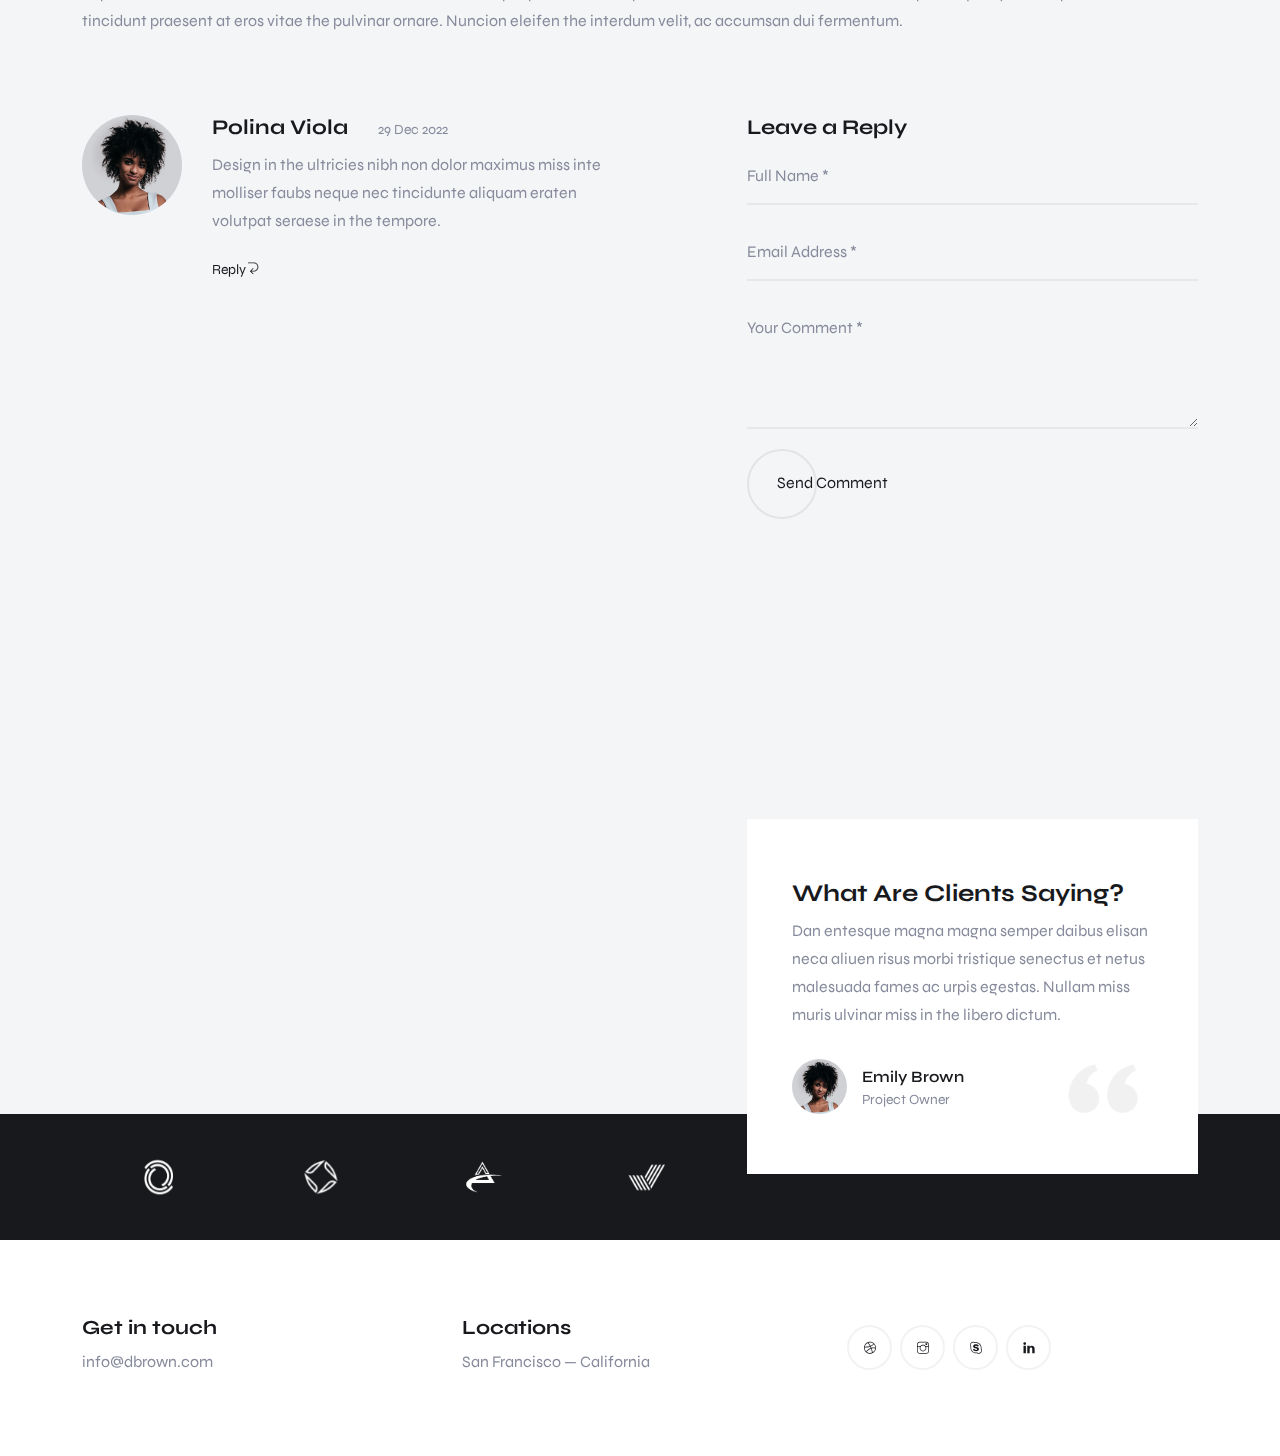
<file: post.html>
<!DOCTYPE html>
<html lang="en">


<!-- Mirrored from duruthemes.com/demo/html/nils/nils-light/post.html by HTTrack Website Copier/3.x [XR&CO'2014], Tue, 13 Sep 2022 05:54:21 GMT -->
<head>
    <meta charset="utf-8">
    <meta http-equiv="X-UA-Compatible" content="IE=edge">
    <meta name="viewport" content="width=device-width, initial-scale=1">
    <title>Nilsa Brown</title>
    <link rel="icon" type="image/png" href="images/favicon.png" />
    <link rel="stylesheet" href="https://fonts.googleapis.com/css2?family=Syne:wght@400;500;600;700;800&amp;display=swap">
    <link rel="stylesheet" href="css/plugins.css" />
    <link rel="stylesheet" href="css/style.css">
</head>

<body>
    <!-- Preloader -->
	<div class="preloader-bg"></div>
	<div id="preloader">
		<div id="preloader-status">
			<div class="preloader-position loader"> <span></span> </div>
		</div>
	</div>
    <!-- Cursor -->
    <div class="cursor js-cursor"></div>
    <!-- Menu -->
    <nav class="nilsbrown-menu" id="nilsbrown-navbar-spy">
        <div class="nilsbrown-menu-inner" id="nilsbrown-navbar">
            <ul class="list-unstyled">
                <li><a href="index.html">Home</a></li>
                <li><a href="about.html">Resume</a></li>
                <li><a href="services.html">Services</a></li>
                <li class="active"><a href="portfolio.html">Portfolio</a></li>
                <li><a href="blog.html">Blog</a></li>
                <li><a href="contact.html">Contact</a></li>
            </ul>
        </div>
    </nav>
    <!-- Header -->
    <header class="nilsbrown-header">
        <div class="container">
            <div class="row align-items-center">
                <!-- Logo -->
                <div class="col-8 col-md-8">
                    <div class="logo-wrap">
                        <a href="index.html" class="logo"> <img src="images/logo-dark.png" alt=""> </a>
                    </div>
                </div>
                <!-- Menu Burger -->
                <div class="col-4 col-md-4 text-right nilsbrown-menu-burger-wrap"> <a href="#" class="nilsbrown-nav-toggle nilsbrown-js-nav-toggle"><i></i></a> </div>
            </div>
        </div>
    </header>
    <!-- Post Page  -->
    <section class="section-padding post-page">
        <div class="container">
            <div class="row mb-45">
                <div class="col-md-12">
                    <div class="blog-post-categorydate-wrapper">
                        <a href="blog.html">
                            <div>Blog</div>
                        </a>
                        <div class="blog-post-categorydate-divider"></div>
                        <div>14 Apr, 2022</div>
                    </div>
                    <h1>Get Started With Tiktok Ads.</h1>
                </div>
            </div>
            <div class="row">
                <div class="col-md-12"> <img src="images/blog/3.jpg" class="mb-30 img-fluid" alt="">
                    <div class="row">
                        <div class="col-md-6">
                            <div class="vid-area mb-30">
                                <div class="vid-icon"> <img src="images/blog/2.jpg" alt="YouTube">
                                    <a class="video-gallery-button vid" href="https://youtu.be/kffBEgn-IiU"> <span class="video-gallery-polygon">
                                            <i class="ti-control-play"></i>
                                        </span> </a>
                                </div>
                            </div>
                        </div>
                        <div class="col-md-6">
                            <div class="vid-area mb-30">
                                <div class="vid-icon"> <img src="images/blog/1.jpg" alt="YouTube">
                                    <a class="video-gallery-button vid" href="https://youtu.be/kffBEgn-IiU"> <span class="video-gallery-polygon">
                                            <i class="ti-control-play"></i>
                                        </span> </a>
                                </div>
                            </div>
                        </div>
                    </div>
                    <p>Quisque volutpat non nisl idele tincidunt praesent at eros vitae the pulvinar ornare. Nuncion eleifen the interdum velit, ac accumsan dui fermentum et. In the imperdiet urna sed efficitur euismod. Vestibulum bullam corper purus arcu, vel pretium nibh mattis vestibulum ac diam purus. Quisque volutpat non nisl idele tincidunt praesent at eros vitae the pulvinar ornare. Nuncion eleifen the interdum velit, ac accumsan dui fermentum.</p>
                    <div class="blog-comment-section">
                        <div class="row">
                            <!-- Comment -->
                            <div class="col-md-6">
                                <div class="blog-post-comment-wrap">
                                    <div class="blog-post-user-comment"> <img src="images/team/1.jpg" alt=""> </div>
                                    <div class="blog-post-user-content">
                                        <h3>Polina Viola &nbsp;&nbsp;<span>29 Dec 2022</span></h3>
                                        <p>Design in the ultricies nibh non dolor maximus miss inte molliser faubs neque nec tincidunte aliquam eraten volutpat seraese in the tempore. </p> <a class="blog-post-repay" href="#">Reply<i class="ti-back-left"></i></a>
                                    </div>
                                </div>
                            </div>
                            <!-- Contact Form -->
                            <div class="col-md-5 offset-md-1">
                                <h3>Leave a Reply</h3>
                                <form method="post" class="contact__form" action="#">
                                    <!-- Form message -->
                                    <div class="row">
                                        <div class="col-12">
                                            <div class="alert alert-success contact__msg" style="display: none" role="alert"> Your message was sent successfully. </div>
                                        </div>
                                    </div>
                                    <!-- Form elements -->
                                    <div class="row">
                                        <div class="col-md-12 form-group">
                                            <input name="name" type="text" placeholder="Full Name *" required>
                                        </div>
                                        <div class="col-md-12 form-group">
                                            <input name="email" type="email" placeholder="Email Address *" required>
                                        </div>
                                        <div class="col-md-12 form-group">
                                            <textarea name="message" id="message" cols="30" rows="4" placeholder="Your Comment *" required></textarea>
                                        </div>
                                        <div class="col-md-12">
                                            <div class="btn-wrap">
                                                <div class="btn-link">
                                                    <input type="submit" value="Send Comment"> <span class="btn-block color1 animation-bounce"></span>
                                                </div>
                                            </div>
                                        </div>
                                    </div>
                                </form>
                            </div>
                        </div>
                    </div>
                </div>
            </div>
        </div>
    </section>
    <!-- Testiominals -->
    <section class="testimonials">
        <div class="background bg-img bg-fixed section-padding pb-0" data-background="images/banner.jpg">
            <div class="container">
                <div class="row">
                    <!-- Work together -->
                    <div class="col-md-6 mb-30">
                        <h4 class="wow" data-splitting>Need help with professional support? Let's work together!</h4>
                        <div class="btn-wrap mt-30 text-left wow fadeInUp" data-wow-delay=".6s">
                            <div class="btn-link"> <a href="#" class="white">info@dbrown.com</a> <span class="btn-block color3 animation-bounce"></span> </div>
                        </div>
                    </div>
                    <!-- Testiominals -->
                    <div class="col-md-5 offset-md-1">
                        <div class="testimonials-box">
                            <h5>What Are Clients Saying?</h5>
                            <div class="owl-carousel owl-theme">
                                <div class="item">
                                    <p>Dan entesque magna magna semper daibus elisan neca aliuen risus morbi tristique senectus et netus malesuada fames ac urpis egestas. Nullam miss muris ulvinar miss in the libero dictum.</p> <span class="quote"><img src="images/quot.png" alt=""></span>
                                    <div class="info">
                                        <div class="author-img"> <img src="images/team/1.jpg" alt=""> </div>
                                        <div class="cont">
                                            <h6>Emily Brown</h6> <span>Project Owner</span>
                                        </div>
                                    </div>
                                </div>
                                <div class="item"> <span class="quote"><img src="images/quot.png" alt=""></span>
                                    <p>Dan entesque magna magna semper daibus elisan neca aliuen risus morbi tristique senectus et netus malesuada fames ac urpis egestas. Nullam miss muris ulvinar miss in the libero dictum.</p>
                                    <div class="info">
                                        <div class="author-img"> <img src="images/team/2.jpg" alt=""> </div>
                                        <div class="cont">
                                            <h6>Jason White</h6> <span>Project Owner</span>
                                        </div>
                                    </div>
                                </div>
                            </div>
                        </div>
                    </div>
                </div>
            </div>
        </div>
    </section>
    <!-- Clients -->
    <section class="clients">
        <div class="container">
            <div class="row">
                <div class="col-md-7">
                    <div class="owl-carousel owl-theme">
                        <div class="clients-logo">
                            <a href="#0"><img src="images/clients/1.png" alt=""></a>
                        </div>
                        <div class="clients-logo">
                            <a href="#0"><img src="images/clients/2.png" alt=""></a>
                        </div>
                        <div class="clients-logo">
                            <a href="#0"><img src="images/clients/3.png" alt=""></a>
                        </div>
                        <div class="clients-logo">
                            <a href="#0"><img src="images/clients/4.png" alt=""></a>
                        </div>
                        <div class="clients-logo">
                            <a href="#0"><img src="images/clients/5.png" alt=""></a>
                        </div>
                        <div class="clients-logo">
                            <a href="#0"><img src="images/clients/6.png" alt=""></a>
                        </div>
                    </div>
                </div>
            </div>
        </div>
    </section>
    <!-- Footer -->
    <footer class="nilsbrown-footer-section">
        <div class="container">
            <div class="row">
                <div class="col-md-4">
                    <h5>Get in touch</h5>
                    <p>info@dbrown.com</p>
                </div>
                <div class="col-md-4">
                    <h5>Locations</h5>
                    <p>San Francisco — California</p>
                </div>
                <div class="col-md-4">
                    <ul class="nilsbrown-footer-social-link">
                        <li><a href="index.html#"><i class="ti-dribbble"></i></a></li>
                        <li><a href="index.html#"><i class="ti-instagram"></i></a></li>
                        <li><a href="index.html#"><i class="ti-skype"></i></a></li>
                        <li><a href="index.html#"><i class="ti-linkedin"></i></a></li>
                    </ul>
                </div>
            </div>
        </div>
    </footer>
    <!-- jQuery -->
    <script src="js/plugins/jquery-3.6.0.min.js"></script>
    <script src="js/plugins/bootstrap.min.js"></script>
    <script src="js/plugins/owl.carousel.min.js"></script>
    <script src="js/plugins/jquery.magnific-popup.min.js"></script>
    <script src="js/plugins/YouTubePopUp.js"></script>
    <script src="js/plugins/jquery.easing.1.3.js"></script>
    <script src="js/plugins/smooth-scroll.min.js"></script>
    <script src="js/plugins/wow.js"></script>
    <script src="js/custom.js"></script>
</body>

<!-- Mirrored from duruthemes.com/demo/html/nils/nils-light/post.html by HTTrack Website Copier/3.x [XR&CO'2014], Tue, 13 Sep 2022 05:54:23 GMT -->
</html>
</file>
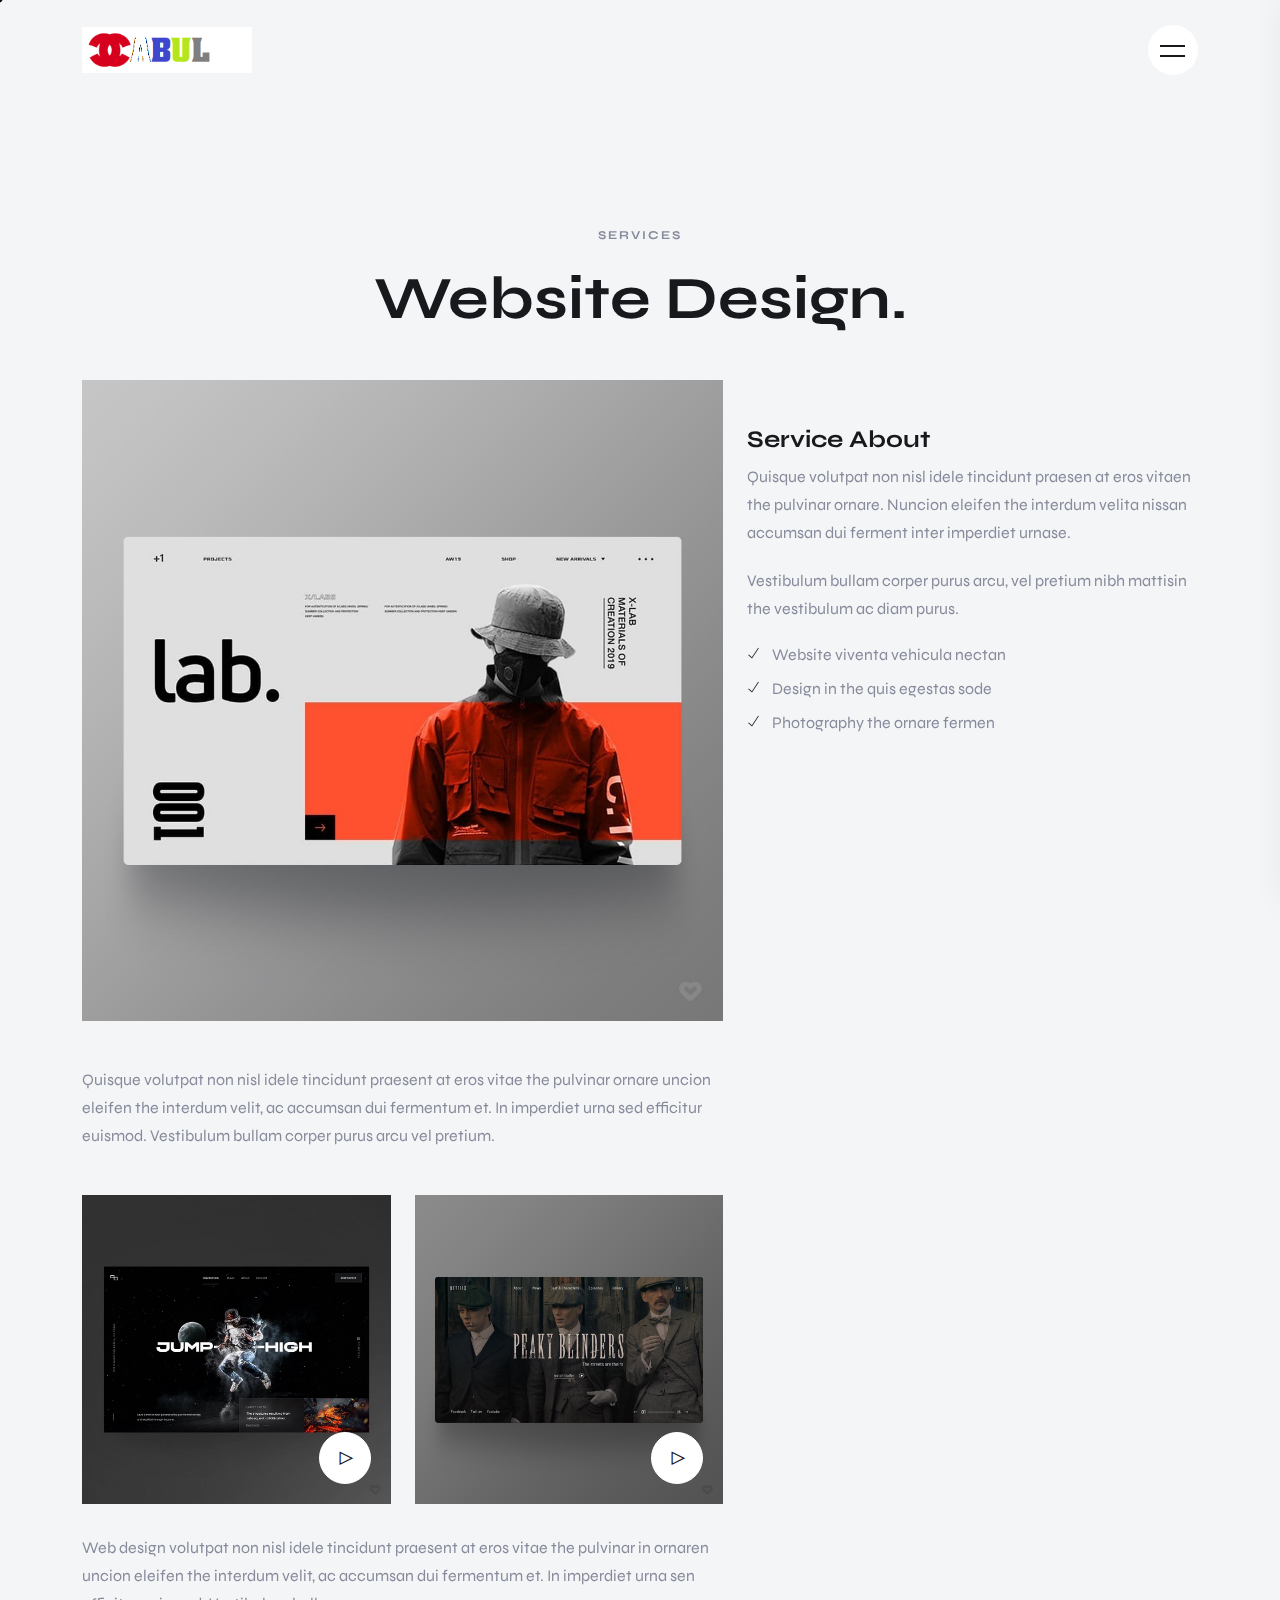
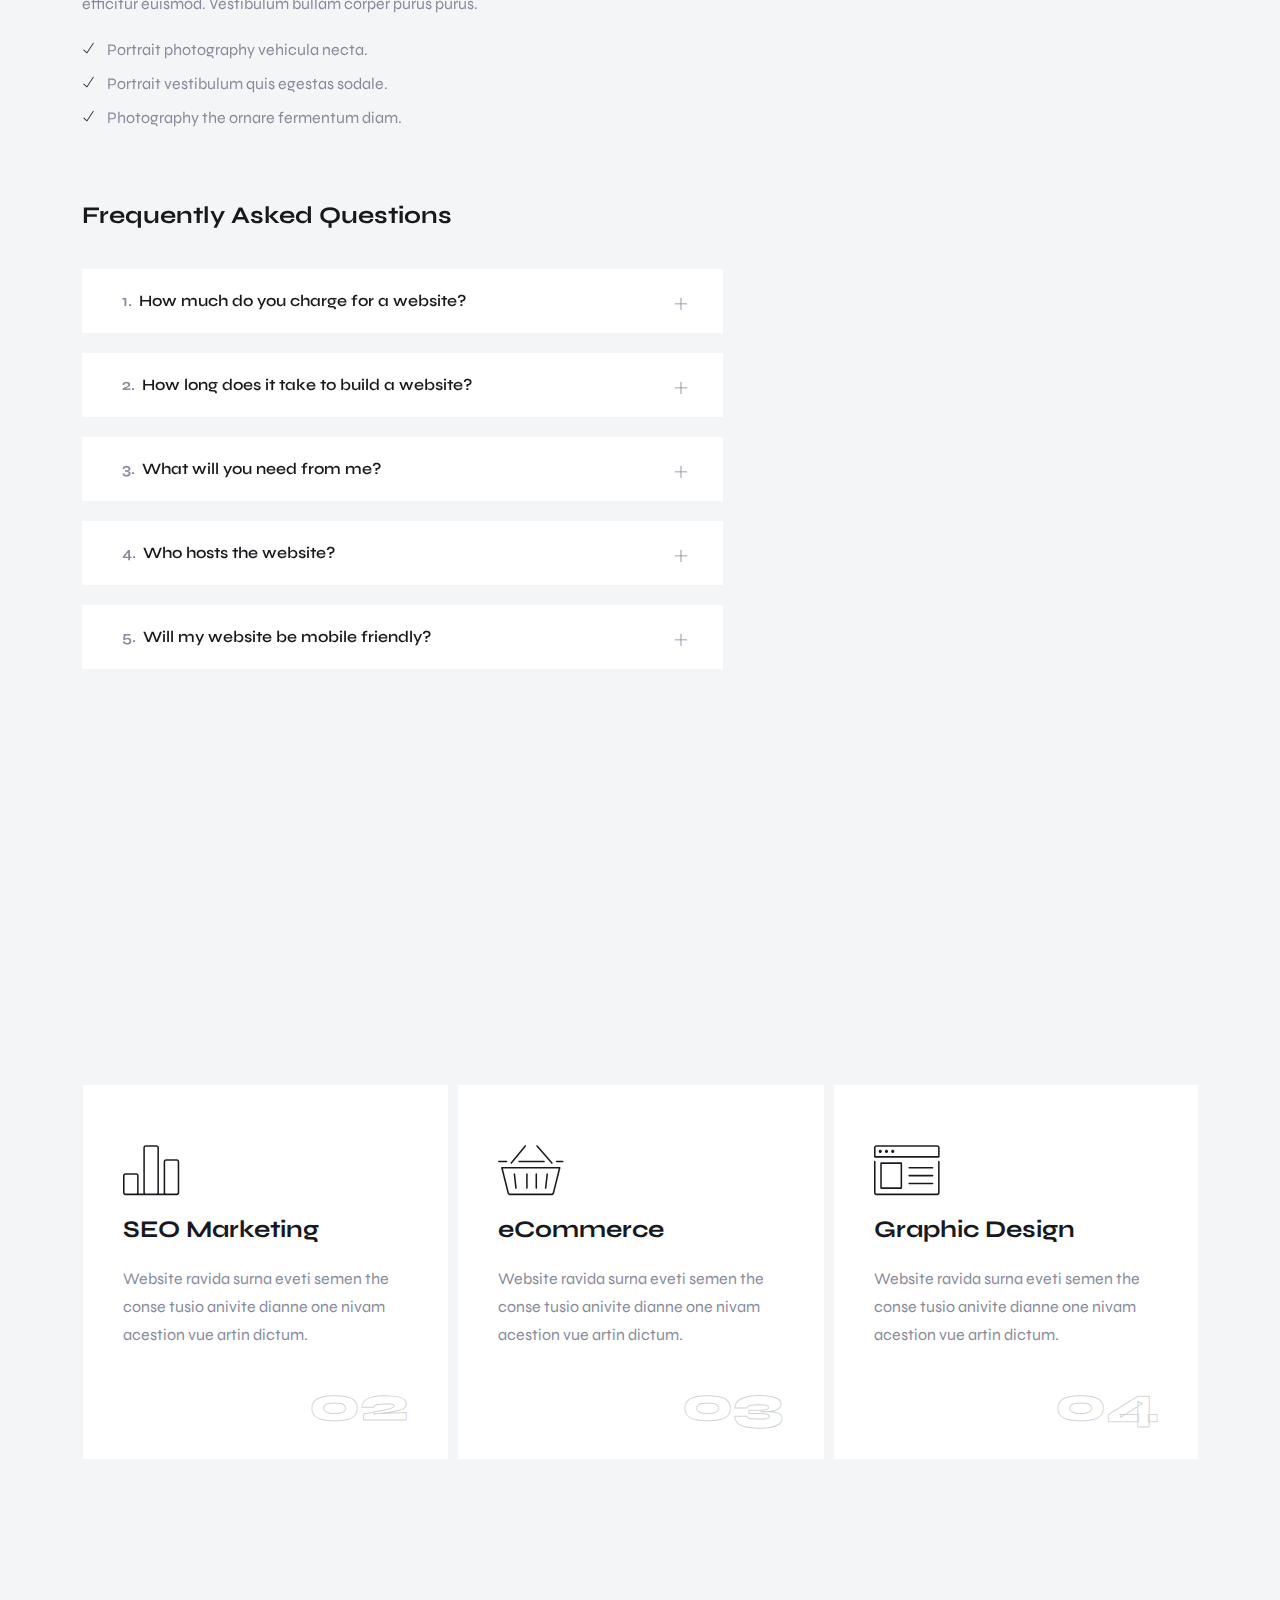
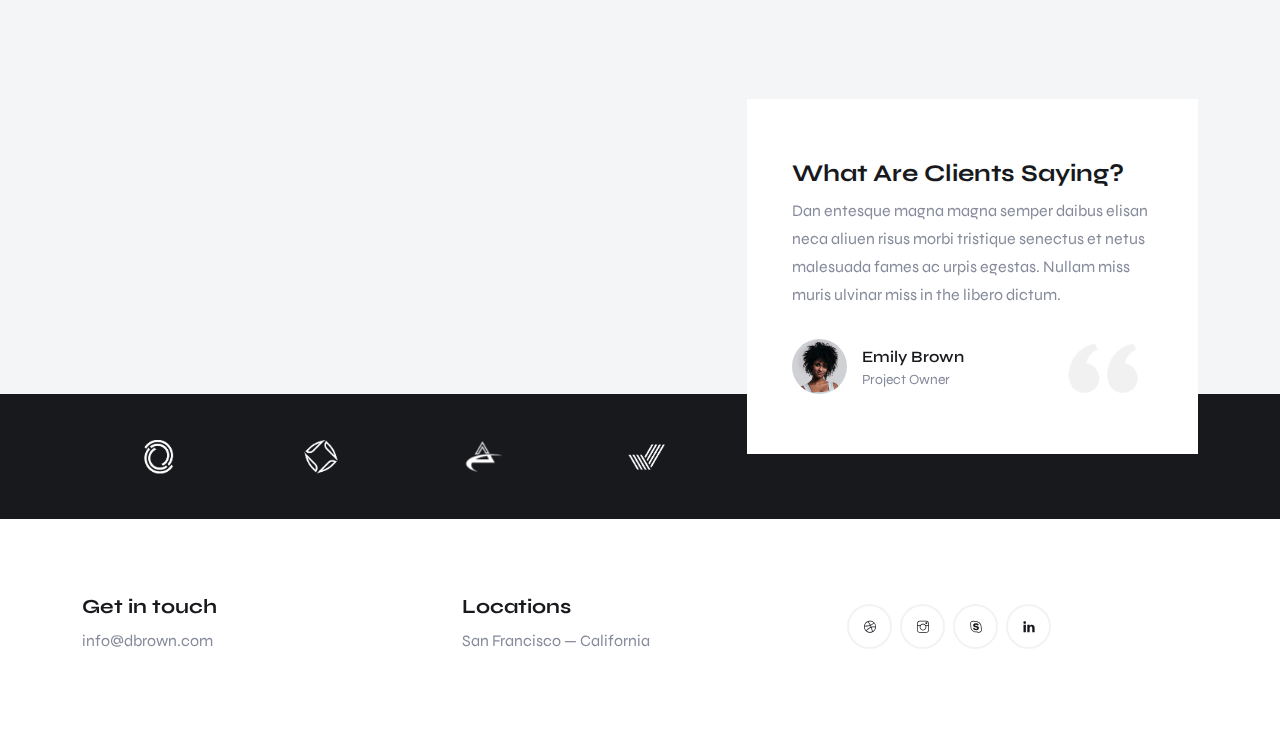
<file: services-page.html>
<!DOCTYPE html>
<html lang="en">


<!-- Mirrored from duruthemes.com/demo/html/nils/nils-light/services-page.html by HTTrack Website Copier/3.x [XR&CO'2014], Tue, 13 Sep 2022 05:54:21 GMT -->
<head>
    <meta charset="utf-8">
    <meta http-equiv="X-UA-Compatible" content="IE=edge">
    <meta name="viewport" content="width=device-width, initial-scale=1">
    <title>Nilsa Brown</title>
    <link rel="icon" type="image/png" href="images/favicon.png" />
    <link rel="stylesheet" href="https://fonts.googleapis.com/css2?family=Syne:wght@400;500;600;700;800&amp;display=swap">
    <link rel="stylesheet" href="css/plugins.css" />
    <link rel="stylesheet" href="css/style.css">
</head>

<body>
    <!-- Preloader -->
	<div class="preloader-bg"></div>
	<div id="preloader">
		<div id="preloader-status">
			<div class="preloader-position loader"> <span></span> </div>
		</div>
	</div>
    <!-- Cursor -->
    <div class="cursor js-cursor"></div>
    <!-- Menu -->
    <nav class="nilsbrown-menu" id="nilsbrown-navbar-spy">
        <div class="nilsbrown-menu-inner" id="nilsbrown-navbar">
            <ul class="list-unstyled">
                <li><a href="index.html">Home</a></li>
                <li><a href="about.html">Resume</a></li>
                <li><a href="services.html">Services</a></li>
                <li class="active"><a href="portfolio.html">Portfolio</a></li>
                <li><a href="blog.html">Blog</a></li>
                <li><a href="contact.html">Contact</a></li>
            </ul>
        </div>
    </nav>
    <!-- Header -->
    <header class="nilsbrown-header">
        <div class="container">
            <div class="row align-items-center">
                <!-- Logo -->
                <div class="col-8 col-md-8">
                    <div class="logo-wrap">
                        <a href="index.html" class="logo"> <img src="images/logo-dark.png" alt=""> </a>
                    </div>
                </div>
                <!-- Menu Burger -->
                <div class="col-4 col-md-4 text-right nilsbrown-menu-burger-wrap"> <a href="#" class="nilsbrown-nav-toggle nilsbrown-js-nav-toggle"><i></i></a> </div>
            </div>
        </div>
    </header>
    <!-- Services Page  -->
    <section class="section-padding services-page">
        <div class="container">
            <div class="row mb-45">
                <div class="col-md-12 text-center">
                    <h6 class="wow" data-splitting>Services</h6>
                    <h1 class="wow" data-splitting>Website Design.</h1>
                </div>
            </div>
            <div class="row">
                <div class="col-md-7"> <img src="images/portfolio/1.jpg" class="mb-45 img-fluid" alt="">
                    <p>Quisque volutpat non nisl idele tincidunt praesent at eros vitae the pulvinar ornare uncion eleifen the interdum velit, ac accumsan dui fermentum et. In imperdiet urna sed efficitur euismod. Vestibulum bullam corper purus arcu vel pretium.</p>
                    <div class="row mt-45">
                        <div class="col-md-6 mb-30">
                            <div class="vid-area">
                                <div class="vid-icon"> <img src="images/portfolio/7.jpg" alt="YouTube">
                                    <a class="video-gallery-button vid" href="https://youtu.be/kffBEgn-IiU"> <span class="video-gallery-polygon">
                                            <i class="ti-control-play"></i>
                                        </span> </a>
                                </div>
                            </div>
                        </div>
                        <div class="col-md-6 mb-30">
                            <div class="vid-area">
                                <div class="vid-icon"> <img src="images/portfolio/4.jpg" alt="YouTube">
                                    <a class="video-gallery-button vid" href="https://youtu.be/kffBEgn-IiU"> <span class="video-gallery-polygon">
                                            <i class="ti-control-play"></i>
                                        </span> </a>
                                </div>
                            </div>
                        </div>
                    </div>
                    <p>Web design volutpat non nisl idele tincidunt praesent at eros vitae the pulvinar in ornaren uncion eleifen the interdum velit, ac accumsan dui fermentum et. In imperdiet urna sen efficitur euismod. Vestibulum bullam corper purus purus.</p>
                    <div class="ullist mb-45">
                        <ul>
                            <li>Portrait photography vehicula necta.</li>
                            <li>Portrait vestibulum quis egestas sodale.</li>
                            <li>Photography the ornare fermentum diam.</li>
                        </ul>
                    </div>
                    <div class="row">
                        <div class="col-md-12 mb-30">
                            <h5>Frequently Asked Questions</h5>
                        </div>
                        <div class="col-md-12">
                            <ul class="accordion-box clearfix">
                                <li class="accordion block">
                                    <div class="acc-btn"><span class="count">1.</span> How much do you charge for a website?</div>
                                    <div class="acc-content">
                                        <div class="content">
                                            <div class="text">Design viverra tristique justo duis vitae diam neque nivamus aestan ateuene artines miss atelit finibus viverra nec lacus. Nedana theme erodino setlie suscipe no tristique.</div>
                                        </div>
                                    </div>
                                </li>
                                <li class="accordion block">
                                    <div class="acc-btn"><span class="count">2.</span> How long does it take to build a website?</div>
                                    <div class="acc-content">
                                        <div class="content">
                                            <div class="text">Design viverra tristique justo duis vitae diam neque nivamus aestan ateuene artines miss atelit finibus viverra nec lacus. Nedana theme erodino setlie suscipe no tristique.</div>
                                        </div>
                                    </div>
                                </li>
                                <li class="accordion block">
                                    <div class="acc-btn"><span class="count">3.</span> What will you need from me?</div>
                                    <div class="acc-content">
                                        <div class="content">
                                            <div class="text">Design viverra tristique justo duis vitae diam neque nivamus aestan ateuene artines miss atelit finibus viverra nec lacus. Nedana theme erodino setlie suscipe no tristique.</div>
                                        </div>
                                    </div>
                                </li>
                                <li class="accordion block">
                                    <div class="acc-btn"><span class="count">4.</span> Who hosts the website?</div>
                                    <div class="acc-content">
                                        <div class="content">
                                            <div class="text">Design viverra tristique justo duis vitae diam neque nivamus aestan ateuene artines miss atelit finibus viverra nec lacus. Nedana theme erodino setlie suscipe no tristique.</div>
                                        </div>
                                    </div>
                                </li>
                                <li class="accordion block">
                                    <div class="acc-btn"><span class="count">5.</span> Will my website be mobile friendly?</div>
                                    <div class="acc-content">
                                        <div class="content">
                                            <div class="text">Design viverra tristique justo duis vitae diam neque nivamus aestan ateuene artines miss atelit finibus viverra nec lacus. Nedana theme erodino setlie suscipe no tristique.</div>
                                        </div>
                                    </div>
                                </li>
                            </ul>
                        </div>
                    </div>
                </div>
                <div class="col-md-5">
                    <div class="row">
                        <div class="col-md-12 mt-45">
                            <h5>Service About</h5>
                            <p>Quisque volutpat non nisl idele tincidunt praesen at eros vitaen the pulvinar ornare. Nuncion eleifen the interdum velita nissan accumsan dui ferment inter imperdiet urnase.</p>
                            <p>Vestibulum bullam corper purus arcu, vel pretium nibh mattisin the vestibulum ac diam purus.</p>
                            <div class="ullist">
                                <ul>
                                    <li>Website viventa vehicula nectan</li>
                                    <li>Design in the quis egestas sode</li>
                                    <li>Photography the ornare fermen</li>
                                </ul>
                            </div>
                        </div>
                    </div>
                </div>
            </div>
        </div>
    </section>
    <!-- Other Services -->
    <section class="services clear section-padding">
        <div class="container">
            <div class="row mb-45">
                <div class="col-md-12">
                    <h6 class="wow" data-splitting>Services That I Provide</h6>
                    <h1 class="wow" data-splitting>Other Services</h1>
                </div>
            </div>
            <div class="row">
                <div class="col-md-12">
                    <div class="owl-carousel owl-theme">
                        <div class="item">
                            <a href="services-page.html"> <span class="icon et-bargraph"></span>
                                <h5>SEO Marketing</h5>
                                <p>Website ravida surna eveti semen the conse tusio anivite dianne one nivam acestion vue artin dictum.</p>
                                <div class="numb">02</div>
                            </a>
                        </div>
                        <div class="item">
                            <a href="services-page.html"> <span class="icon et-basket"></span>
                                <h5>eCommerce</h5>
                                <p>Website ravida surna eveti semen the conse tusio anivite dianne one nivam acestion vue artin dictum.</p>
                                <div class="numb">03</div>
                            </a>
                        </div>
                        <div class="item">
                            <a href="services-page.html"> <span class="icon et-browser"></span>
                                <h5>Graphic Design</h5>
                                <p>Website ravida surna eveti semen the conse tusio anivite dianne one nivam acestion vue artin dictum.</p>
                                <div class="numb">04</div>
                            </a>
                        </div>
                        <div class="item">
                            <a href="services-page.html"> <span class="icon et-target"></span>
                                <h5>Digital Marketing</h5>
                                <p>Website ravida surna eveti semen the conse tusio anivite dianne one nivam acestion vue artin dictum.</p>
                                <div class="numb">05</div>
                            </a>
                        </div>
                        <div class="item">
                            <a href="services-page.html"> <span class="icon et-chat"></span>
                                <h5>Social Media</h5>
                                <p>Website ravida surna eveti semen the conse tusio anivite dianne one nivam acestion vue artin dictum.</p>
                                <div class="numb">06</div>
                            </a>
                        </div>
                    </div>
                </div>
            </div>
        </div>
    </section>
    <!-- Testiominals -->
    <section class="testimonials">
        <div class="background bg-img bg-fixed section-padding pb-0" data-background="images/banner.jpg">
            <div class="container">
                <div class="row">
                    <!-- Work together -->
                    <div class="col-md-6 mb-30">
                        <h4 class="wow" data-splitting>Need help with professional support? Let's work together!</h4>
                        <div class="btn-wrap mt-30 text-left wow fadeInUp" data-wow-delay=".6s">
                            <div class="btn-link"> <a href="#" class="white">info@dbrown.com</a> <span class="btn-block color3 animation-bounce"></span> </div>
                        </div>
                    </div>
                    <!-- Testiominals -->
                    <div class="col-md-5 offset-md-1">
                        <div class="testimonials-box">
                            <h5>What Are Clients Saying?</h5>
                            <div class="owl-carousel owl-theme">
                                <div class="item">
                                    <p>Dan entesque magna magna semper daibus elisan neca aliuen risus morbi tristique senectus et netus malesuada fames ac urpis egestas. Nullam miss muris ulvinar miss in the libero dictum.</p> <span class="quote"><img src="images/quot.png" alt=""></span>
                                    <div class="info">
                                        <div class="author-img"> <img src="images/team/1.jpg" alt=""> </div>
                                        <div class="cont">
                                            <h6>Emily Brown</h6> <span>Project Owner</span>
                                        </div>
                                    </div>
                                </div>
                                <div class="item"> <span class="quote"><img src="images/quot.png" alt=""></span>
                                    <p>Dan entesque magna magna semper daibus elisan neca aliuen risus morbi tristique senectus et netus malesuada fames ac urpis egestas. Nullam miss muris ulvinar miss in the libero dictum.</p>
                                    <div class="info">
                                        <div class="author-img"> <img src="images/team/2.jpg" alt=""> </div>
                                        <div class="cont">
                                            <h6>Jason White</h6> <span>Project Owner</span>
                                        </div>
                                    </div>
                                </div>
                            </div>
                        </div>
                    </div>
                </div>
            </div>
        </div>
    </section>
    <!-- Clients -->
    <section class="clients">
        <div class="container">
            <div class="row">
                <div class="col-md-7">
                    <div class="owl-carousel owl-theme">
                        <div class="clients-logo">
                            <a href="#0"><img src="images/clients/1.png" alt=""></a>
                        </div>
                        <div class="clients-logo">
                            <a href="#0"><img src="images/clients/2.png" alt=""></a>
                        </div>
                        <div class="clients-logo">
                            <a href="#0"><img src="images/clients/3.png" alt=""></a>
                        </div>
                        <div class="clients-logo">
                            <a href="#0"><img src="images/clients/4.png" alt=""></a>
                        </div>
                        <div class="clients-logo">
                            <a href="#0"><img src="images/clients/5.png" alt=""></a>
                        </div>
                        <div class="clients-logo">
                            <a href="#0"><img src="images/clients/6.png" alt=""></a>
                        </div>
                    </div>
                </div>
            </div>
        </div>
    </section>
    <!-- Footer -->
    <footer class="nilsbrown-footer-section">
        <div class="container">
            <div class="row">
                <div class="col-md-4">
                    <h5>Get in touch</h5>
                    <p>info@dbrown.com</p>
                </div>
                <div class="col-md-4">
                    <h5>Locations</h5>
                    <p>San Francisco — California</p>
                </div>
                <div class="col-md-4">
                    <ul class="nilsbrown-footer-social-link">
                        <li><a href="index.html#"><i class="ti-dribbble"></i></a></li>
                        <li><a href="index.html#"><i class="ti-instagram"></i></a></li>
                        <li><a href="index.html#"><i class="ti-skype"></i></a></li>
                        <li><a href="index.html#"><i class="ti-linkedin"></i></a></li>
                    </ul>
                </div>
            </div>
        </div>
    </footer>
    <!-- jQuery -->
    <script src="js/plugins/jquery-3.6.0.min.js"></script>
    <script src="js/plugins/bootstrap.min.js"></script>
    <script src="js/plugins/owl.carousel.min.js"></script>
    <script src="js/plugins/jquery.magnific-popup.min.js"></script>
    <script src="js/plugins/YouTubePopUp.js"></script>
    <script src="js/plugins/jquery.easing.1.3.js"></script>
    <script src="js/plugins/smooth-scroll.min.js"></script>
    <script src="js/plugins/wow.js"></script>
    <script src="js/custom.js"></script>
</body>

<!-- Mirrored from duruthemes.com/demo/html/nils/nils-light/services-page.html by HTTrack Website Copier/3.x [XR&CO'2014], Tue, 13 Sep 2022 05:54:21 GMT -->
</html>
</file>
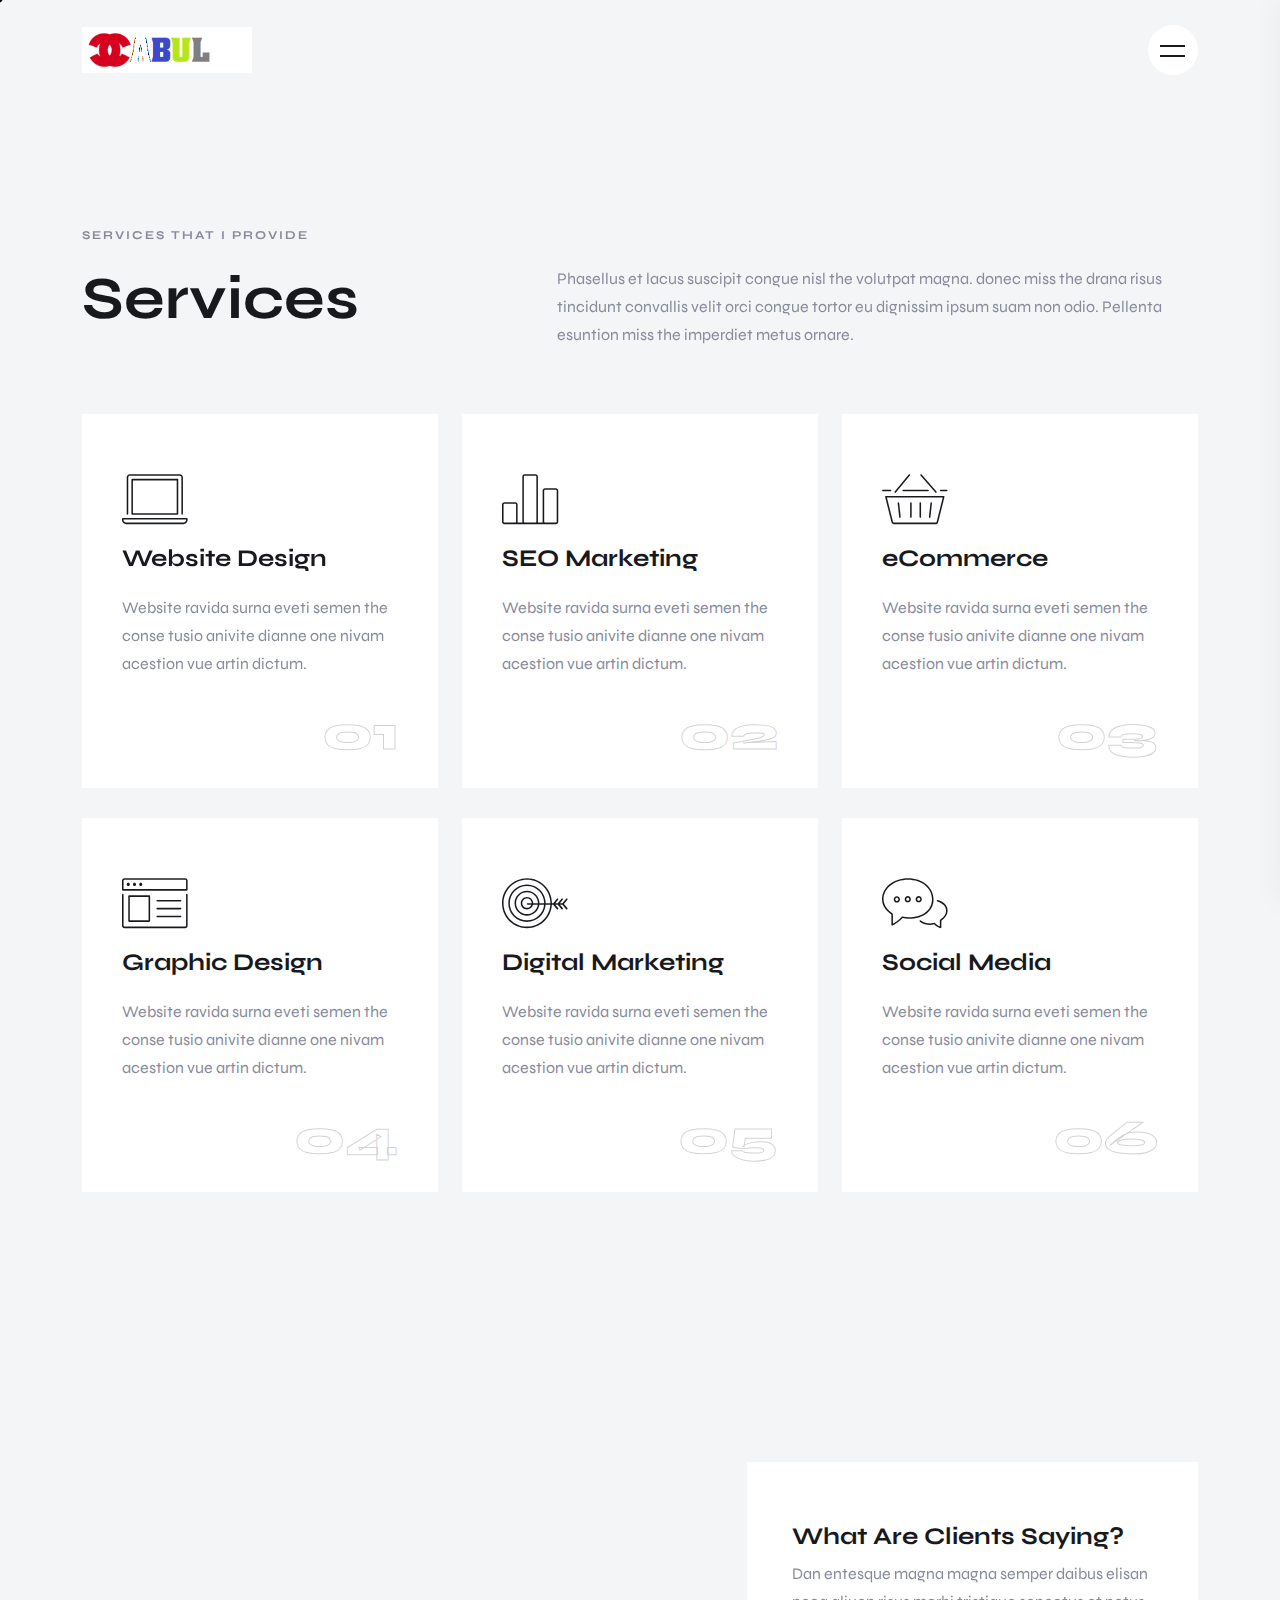
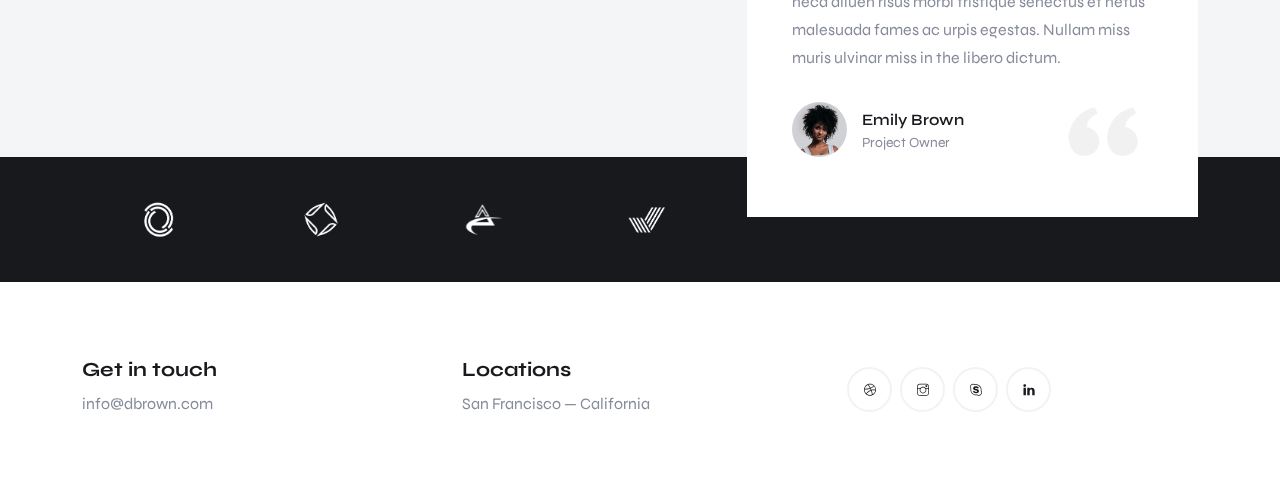
<file: services.html>
<!DOCTYPE html>
<html lang="en">


<!-- Mirrored from duruthemes.com/demo/html/nils/nils-light/services.html by HTTrack Website Copier/3.x [XR&CO'2014], Tue, 13 Sep 2022 05:54:08 GMT -->
<head>
    <meta charset="utf-8">
    <meta http-equiv="X-UA-Compatible" content="IE=edge">
    <meta name="viewport" content="width=device-width, initial-scale=1">
    <title>Nilsa Brown</title>
    <link rel="icon" type="image/png" href="images/favicon.png" />
    <link rel="stylesheet" href="https://fonts.googleapis.com/css2?family=Syne:wght@400;500;600;700;800&amp;display=swap">
    <link rel="stylesheet" href="css/plugins.css" />
    <link rel="stylesheet" href="css/style.css">
</head>

<body>
    <!-- Preloader -->
	<div class="preloader-bg"></div>
	<div id="preloader">
		<div id="preloader-status">
			<div class="preloader-position loader"> <span></span> </div>
		</div>
	</div>
    <!-- Cursor -->
    <div class="cursor js-cursor"></div>
    <!-- Menu -->
    <nav class="nilsbrown-menu" id="nilsbrown-navbar-spy">
        <div class="nilsbrown-menu-inner" id="nilsbrown-navbar">
            <ul class="list-unstyled">
                <li><a href="index.html">Home</a></li>
                <li><a href="about.html">Resume</a></li>
                <li class="active"><a href="services.html">Services</a></li>
                <li><a href="portfolio.html">Portfolio</a></li>
                <li><a href="blog.html">Blog</a></li>
                <li><a href="contact.html">Contact</a></li>
            </ul>
        </div>
    </nav>
    <!-- Header -->
    <header class="nilsbrown-header">
        <div class="container">
            <div class="row align-items-center">
                <!-- Logo -->
                <div class="col-8 col-md-8">
                    <div class="logo-wrap">
                        <a href="index.html" class="logo"> <img src="images/logo-dark.png" alt=""> </a>
                    </div>
                </div>
                <!-- Menu Burger -->
                <div class="col-4 col-md-4 text-right nilsbrown-menu-burger-wrap"> <a href="#" class="nilsbrown-nav-toggle nilsbrown-js-nav-toggle"><i></i></a> </div>
            </div>
        </div>
    </header>
    <!-- Services  -->
    <section class="services section-padding">
        <div class="container">
            <div class="row mb-45">
                <div class="col-md-4">
                    <h6 class="wow" data-splitting>Services That I Provide</h6>
                    <h1 class="wow" data-splitting>Services</h1>
                </div>
                <div class="col-md-7 offset-md-1 mt-45">
                    <p class="wow fadeInUp" data-wow-delay=".6s">Phasellus et lacus suscipit congue nisl the volutpat magna. donec miss the drana risus tincidunt convallis velit orci congue tortor eu dignissim ipsum suam non odio. Pellenta esuntion miss the imperdiet metus ornare.</p>
                </div>
            </div>
            <div class="row">
                <div class="col-md-4">
                    <a href="services-page.html">
                        <div class="item mb-30"> <span class="icon et-laptop"></span>
                            <h5>Website Design</h5>
                            <p>Website ravida surna eveti semen the conse tusio anivite dianne one nivam acestion vue artin dictum.</p>
                            <div class="numb">01</div>
                        </div>
                    </a>
                </div>
                <div class="col-md-4">
                    <a href="services-page.html">
                        <div class="item mb-30"> <span class="icon et-bargraph"></span>
                            <h5>SEO Marketing</h5>
                            <p>Website ravida surna eveti semen the conse tusio anivite dianne one nivam acestion vue artin dictum.</p>
                            <div class="numb">02</div>
                        </div>
                    </a>
                </div>
                <div class="col-md-4">
                    <a href="services-page.html">
                        <div class="item mb-30"> <span class="icon et-basket"></span>
                            <h5>eCommerce</h5>
                            <p>Website ravida surna eveti semen the conse tusio anivite dianne one nivam acestion vue artin dictum.</p>
                            <div class="numb">03</div>
                        </div>
                    </a>
                </div>
                <div class="col-md-4">
                    <a href="services-page.html">
                        <div class="item mb-30"> <span class="icon et-browser"></span>
                            <h5>Graphic Design</h5>
                            <p>Website ravida surna eveti semen the conse tusio anivite dianne one nivam acestion vue artin dictum.</p>
                            <div class="numb">04</div>
                        </div>
                    </a>
                </div>
                <div class="col-md-4">
                    <a href="services-page.html">
                        <div class="item mb-30"> <span class="icon et-target"></span>
                            <h5>Digital Marketing</h5>
                            <p>Website ravida surna eveti semen the conse tusio anivite dianne one nivam acestion vue artin dictum.</p>
                            <div class="numb">05</div>
                        </div>
                    </a>
                </div>
                <div class="col-md-4">
                    <a href="services-page.html">
                        <div class="item mb-30"> <span class="icon et-chat"></span>
                            <h5>Social Media</h5>
                            <p>Website ravida surna eveti semen the conse tusio anivite dianne one nivam acestion vue artin dictum.</p>
                            <div class="numb">06</div>
                        </div>
                    </a>
                </div>
            </div>
        </div>
    </section>
    <!-- Testiominals -->
    <section class="testimonials">
        <div class="background bg-img bg-fixed section-padding pb-0" data-background="images/banner.jpg">
            <div class="container">
                <div class="row">
                    <!-- Work together -->
                    <div class="col-md-6 mb-30">
                        <h4 class="wow" data-splitting>Need help with professional support? Let's work together!</h4>
                        <div class="btn-wrap mt-30 text-left wow fadeInUp" data-wow-delay=".6s">
                            <div class="btn-link"> <a href="#" class="white">info@dbrown.com</a> <span class="btn-block color3 animation-bounce"></span> </div>
                        </div>
                    </div>
                    <!-- Testiominals -->
                    <div class="col-md-5 offset-md-1">
                        <div class="testimonials-box">
                            <h5>What Are Clients Saying?</h5>
                            <div class="owl-carousel owl-theme">
                                <div class="item">
                                    <p>Dan entesque magna magna semper daibus elisan neca aliuen risus morbi tristique senectus et netus malesuada fames ac urpis egestas. Nullam miss muris ulvinar miss in the libero dictum.</p> <span class="quote"><img src="images/quot.png" alt=""></span>
                                    <div class="info">
                                        <div class="author-img"> <img src="images/team/1.jpg" alt=""> </div>
                                        <div class="cont">
                                            <h6>Emily Brown</h6> <span>Project Owner</span>
                                        </div>
                                    </div>
                                </div>
                                <div class="item"> <span class="quote"><img src="images/quot.png" alt=""></span>
                                    <p>Dan entesque magna magna semper daibus elisan neca aliuen risus morbi tristique senectus et netus malesuada fames ac urpis egestas. Nullam miss muris ulvinar miss in the libero dictum.</p>
                                    <div class="info">
                                        <div class="author-img"> <img src="images/team/2.jpg" alt=""> </div>
                                        <div class="cont">
                                            <h6>Jason White</h6> <span>Project Owner</span>
                                        </div>
                                    </div>
                                </div>
                            </div>
                        </div>
                    </div>
                </div>
            </div>
        </div>
    </section>
    <!-- Clients -->
    <section class="clients">
        <div class="container">
            <div class="row">
                <div class="col-md-7">
                    <div class="owl-carousel owl-theme">
                        <div class="clients-logo">
                            <a href="#0"><img src="images/clients/1.png" alt=""></a>
                        </div>
                        <div class="clients-logo">
                            <a href="#0"><img src="images/clients/2.png" alt=""></a>
                        </div>
                        <div class="clients-logo">
                            <a href="#0"><img src="images/clients/3.png" alt=""></a>
                        </div>
                        <div class="clients-logo">
                            <a href="#0"><img src="images/clients/4.png" alt=""></a>
                        </div>
                        <div class="clients-logo">
                            <a href="#0"><img src="images/clients/5.png" alt=""></a>
                        </div>
                        <div class="clients-logo">
                            <a href="#0"><img src="images/clients/6.png" alt=""></a>
                        </div>
                    </div>
                </div>
            </div>
        </div>
    </section>
    <!-- Footer -->
    <footer class="nilsbrown-footer-section">
        <div class="container">
            <div class="row">
                <div class="col-md-4">
                    <h5>Get in touch</h5>
                    <p>info@dbrown.com</p>
                </div>
                <div class="col-md-4">
                    <h5>Locations</h5>
                    <p>San Francisco — California</p>
                </div>
                <div class="col-md-4">
                    <ul class="nilsbrown-footer-social-link">
                        <li><a href="index.html#"><i class="ti-dribbble"></i></a></li>
                        <li><a href="index.html#"><i class="ti-instagram"></i></a></li>
                        <li><a href="index.html#"><i class="ti-skype"></i></a></li>
                        <li><a href="index.html#"><i class="ti-linkedin"></i></a></li>
                    </ul>
                </div>
            </div>
        </div>
    </footer>
    <!-- jQuery -->
    <script src="js/plugins/jquery-3.6.0.min.js"></script>
    <script src="js/plugins/bootstrap.min.js"></script>
    <script src="js/plugins/owl.carousel.min.js"></script>
    <script src="js/plugins/jquery.magnific-popup.min.js"></script>
    <script src="js/plugins/YouTubePopUp.js"></script>
    <script src="js/plugins/jquery.easing.1.3.js"></script>
    <script src="js/plugins/smooth-scroll.min.js"></script>
    <script src="js/plugins/wow.js"></script>
    <script src="js/custom.js"></script>
</body>

<!-- Mirrored from duruthemes.com/demo/html/nils/nils-light/services.html by HTTrack Website Copier/3.x [XR&CO'2014], Tue, 13 Sep 2022 05:54:08 GMT -->
</html>
</file>
<file: css/style.css>
/* ------------------------------------------------------------------

01. General style
02. Owl-Theme custom style
03. Preloader style
04. Cursor & Drag style
05. Navigation style
06. Header Navigation style
07. Homepage style
08. Homepage Image Animation style
09. For Images Reveal Effect style
10. Text Animation style
11. For Images Imago Effect style
12. Page Header Banner style
13. Section style
14. Resume style
15. Skills Progress Bar style
16. Services style
17. Portfolio style
18. Gallery style
19. YouTube PopUp style
20. Accordion Box (for Faqs) style
21. Testimonials style
22. Clients style
23. Homepage Blog style
24. Blog style
25. Post style
26. Post Prev & Next style
27. Contact style
28. Button style
29. Footer style

------------------------------------------------------------------- */


/* ======= General style ======= */
html,
body {
    -moz-osx-font-smoothing: grayscale;
    -webkit-font-smoothing: antialiased;
    -moz-font-smoothing: antialiased;
    font-smoothing: antialiased;
}
body {
    font-family: 'Syne', sans-serif;
    color: #868a9b;
    font-size: 16px;
    line-height: 1.75em;
    font-weight: 400;
    background: #F4F5F7;
}
img {
    width: 100%;
    height: auto;
}
/* typography */
/* headings */
h1 {
    font-size: 60px;
}
h2 {
    font-size: 48px;
}
h3 {
    font-size: 36px;
}
h4 {
    font-size: 30px;
}
h5 {
    font-size: 24px;
}
h6 {
    font-size: 21px;
}
h1,
h2,
h3,
h4,
h5,
h6 {
    color: #868a9b;
    font-family: 'Syne', sans-serif;
    font-weight: 700;
    line-height: 1.25em;
}
/* paragraph */
p {
    font-family: 'Syne', sans-serif;
    font-size: 16px;
    line-height: 1.75em;
    margin: 0 0 20px;
    color: #868a9b;
    font-weight: 400;
}
/* lists */
ul {
    list-style-type: none;
}
/* links */
a {
    color: #18191d;
    text-decoration: none;
}
a:hover {
    text-decoration: none;
    color: #18191d;
}
a:link {
    text-decoration: none;
}
a:focus {
    outline: none;
}
img {
    width: 100%;
    height: auto;
    width: 100%;
    height: auto;
    -webkit-transition: all 0.5s;
    -o-transition: all 0.5s;
    transition: all 0.5s;
}
/* form element */
button,
input,
optgroup,
select,
textarea {
    font-family: 'Syne', sans-serif;
}
input[type="password"]:focus,
input[type="email"]:focus,
input[type="text"]:focus,
input[type="file"]:focus,
input[type="radio"]:focus,
input[type="checkbox"]:focus,
textarea:focus {
    outline: none;
}
input[type="password"],
input[type="email"],
input[type="text"],
input[type="file"],
textarea {
    max-width: 100%;
    margin-bottom: 20px;
    padding: 15px 0;
    height: auto;
    background-color: transparent;
    -webkit-box-shadow: none;
    box-shadow: none;
    border-width: 0 0 2px;
    border-style: solid;
    display: block;
    width: 100%;
    line-height: 1.5em;
    font-family: 'Syne', sans-serif;
    font-size: 16px;
    font-weight: 400;
    color: #868a9b;
    background-image: none;
    border-bottom: 2px solid rgba(0, 0, 0, 0.05);
    border-color: ease-in-out .15s, box-shadow ease-in-out .15s;
}
input:focus,
textarea:focus {
    border-bottom-width: 2px;
    border-color: #18191d;
}
/* submit and alert success  */
input[type="submit"],
input[type="reset"],
input[type="button"],
button {
    font-family: 'Syne', sans-serif;
    font-size: 16px;
    font-weight: 400;
    text-shadow: none;
    -webkit-box-shadow: none;
    box-shadow: none;
    line-height: 1.75em;
    -webkit-transition: background-color .15s ease-out;
    transition: background-color .15s ease-out;
    border: none;
    color: #868a9b;
    background: #18191d;
    padding: 17px 34px;
    position: relative;
    overflow: hidden;
    cursor: pointer;
}
input[type="submit"]:hover,
input[type="reset"]:hover,
input[type="button"]:hover,
button:hover {
    background: #18191d;
    color: #fff;
    border: none;
}

button.mfp-close:hover,
button.mfp-arrow:hover {
    background: transparent;
}
.alert-success {
    background: transparent;
    color: #868a9b;
    border: 2px solid rgba(0, 0, 0, 0.05);
    border-radius: 0px;
}
select {
    padding: 10px;
    border-radius: 5px;
}
th,
tr,
td {
    padding: 10px 0;
}
input[type="radio"],
input[type="checkbox"] {
    display: inline;
}
/* placeholder */
::-webkit-input-placeholder {
    color: #868a9b;
    font-size: 16px;
    font-weight: 400;
}
:-moz-placeholder {
    color: #868a9b;
}
::-moz-placeholder {
    color: #868a9b;
    opacity: 1;
}
:-ms-input-placeholder {
    color: #868a9b;
}
/* important css */
.bg-whit {
    background-color: #fff;
}
.bg-drknavy {
    background-color: #18191d;
}
.bg-blcknavy {
    background-color: #18191d;
}
.valign {
    display: -webkit-box;
    display: -ms-flexbox;
    display: flex;
    -webkit-box-align: center;
    -ms-flex-align: center;
    align-items: center;
}
.v-middle {
    position: absolute;
    width: 100%;
    top: 50%;
    left: 0;
    -webkit-transform: translate(0%, -50%);
    transform: translate(0%, -50%);
}
.pb-0 {
    padding-bottom: 0px !important;
}
.pt-0 {
    padding-top: 0px !important;
}
.mt-25 {
    margin-top: 25px;
}
.mt-30 {
    margin-top: 30px;
}
.mt-45 {
    margin-top: 45px;
}
.mt-60 {
    margin-top: 60px;
}
.mb-30 {
    margin-bottom: 30px;
}
.mb-25 {
    margin-bottom: 25px;
}
.mb-45 {
    margin-bottom: 45px;
}
.mb-60 {
    margin-bottom: 60px;
}
.bg-fixed {
    background-attachment: fixed;
}
.bg-img {
    background-size: cover;
    background-repeat: no-repeat;
}
.bg-img-position-top {
    background-position: top;
}
.ontop {
    position: relative;
    z-index: 7;
}
.rest {
    padding: 0 !important;
    margin: 0 !important;
}
.d-flex {
    display: flex!important;
}
.full-width {
    width: 100% !important;
}
/* list style */
.ullist {
    display: grid;
    font-size: 16px;
}
.ullist ul {
    position: relative;
    float: left;
    padding: 0px;
}
.ullist ul li {
    position: relative;
    line-height: 1.5em;
    margin-bottom: 10px;
    padding-left: 25px;
}
.ullist ul li:before {
    content: "\e64c";
    font-family: "Themify";
    position: absolute;
    left: 0;
    top: -1px;
    color: #18191d;
    font-weight: 400;
    font-size: 13px;
}


/* ======= Owl-Theme custom style ======= */
.owl-theme .owl-nav.disabled + .owl-dots {
    margin-top: 0px;
    line-height: 1.5;
    display: block;
    outline: none;
}
.owl-theme .owl-dots {
    margin-top: 20px;
}
.owl-theme .owl-dots .owl-dot span {
    width: 11px;
    height: 11px;
    margin: 0 3px;
    border-radius: 50%;
    background: transparent;
    border: 1px solid rgba(0, 0, 0, 0.5);
}
.owl-theme .owl-dots .owl-dot.active span,
.owl-theme .owl-dots .owl-dot:hover span {
    background: #fff;
    border: 1px solid #fff;
}
/* owl nav */
.owl-theme .owl-nav {
    position: absolute;
    top: 50%;
    left: 50%;
    transform: translate(-50%, -50%);
    width: 100%;
}
.owl-theme .owl-prev {
    float: left;
}
.owl-theme .owl-next {
    float: right;
}
.owl-theme .owl-nav [class*=owl-] {
    color: #FFF;
    font-size: 20px;
    margin: 5px 30px;
    padding: 4px 7px;
    background: transparent;
    display: inline-block;
    cursor: pointer;
    border-radius: 0px;
}
.owl-theme .owl-nav [class*=owl-]:hover {
    color: #fff;
    background: transparent;
}


/* ======= Preloader style ======= */
.preloader-bg,
#preloader {
	position: fixed;
	width: 100%;
	height: 100%;
	overflow: hidden;
	background: #F4F5F7;
	z-index: 999999;
}
#preloader {
	display: table;
	table-layout: fixed;
}
#preloader-status {
	display: table-cell;
	vertical-align: middle;
}
.preloader-position {
	position: relative;
	margin: 0 auto;
	text-align: center;
	-webkit-box-sizing: border-box;
	-moz-box-sizing: border-box;
	-ms-box-sizing: border-box;
	-o-box-sizing: border-box;
	box-sizing: border-box;
}
.loader {
	position: relative;
	width: 60px;
	height: 60px;
	left: 50%;
	top: auto;
	margin-left: -22px;
	margin-top: 2px;
	-webkit-animation: rotate 1s infinite linear;
	-moz-animation: rotate 1s infinite linear;
	-ms-animation: rotate 1s infinite linear;
	-o-animation: rotate 1s infinite linear;
	animation: rotate 1s infinite linear;
	border: 2px solid #e3e4e6;
	-webkit-border-radius: 50%;
	-moz-border-radius: 50%;
	-ms-border-radius: 50%;
	-o-border-radius: 50%;
	border-radius: 50%;
}
.loader span {
	position: absolute;
	width: 60px;
	height: 60px;
	top: -2px;
	left: -2px;
	border: 2px solid transparent;
	border-top: 2px solid #18191d;
	-webkit-border-radius: 50%;
	-moz-border-radius: 50%;
	-ms-border-radius: 50%;
	-o-border-radius: 50%;
	border-radius: 50%;
}
@-webkit-keyframes rotate {
	0% {
		-webkit-transform: rotate(0deg);
	}
	100% {
		-webkit-transform: rotate(360deg);
	}
}
@keyframes rotate {
	0% {
		transform: rotate(0deg);
	}
	100% {
		transform: rotate(360deg);
	}
}


/* ======= Cursor & Drag style  ======= */
.cursor {
  position: fixed;
  top: -40px;
  left: -40px;
  pointer-events: none;
  z-index: 9999;
  mix-blend-mode: difference;
}
.cursor:before {
  content: "";
  width: 75px;
  height: 75px;
  display: flex;
  flex-wrap: wrap;
  justify-content: center;
  align-items: center;
  border-radius: 50%;
  background: white;
  border: 1px solid white;
  transition: all ease 0.15s;
  transform: scale(0.15);
}
.cursor.light:before {
  transform: scale(1);
  background: transparent;
}
.cursor.drag {
  mix-blend-mode: unset;
}
.cursor.drag:before {
  transform: scale(1);
  background: #18191d;
  border-color: transparent;
}
.cursor.drag:before {
  content: "\e658";
  font-family: "Themify";
  font-size: 20px;
  color: #fff;
}
.line {
  fill: none;
  stroke: #fff;
  stroke-width: 3;
  transition: stroke-dasharray 600ms cubic-bezier(0.4, 0, 0.2, 1), stroke-dashoffset 600ms cubic-bezier(0.4, 0, 0.2, 1);
}


/* ======= Navigation style ======= */
.nilsbrown-menu {
    display: block;
    background: #fff;
    right: 0;
    z-index: 101;
    position: fixed;
    width: 370px;
    -webkit-transform: translateX(100%);
    -ms-transform: translateX(100%);
    transform: translateX(100%);
    -webkit-transition: .3s all ease;
    -o-transition: .3s all ease;
    transition: .3s all ease;
    bottom: 0;
    top: 0;
    -webkit-box-shadow: 0 0 30px rgb(0 0 0 / 5%);
    box-shadow: 0 0 30px rgb(0 0 0 / 5%);
    min-height: 300px;
    overflow: auto;
}
.nilsbrown-menu ul {
    position: relative;
    margin-top: 150px;
    margin-bottom: 50px;
}
.nilsbrown-menu ul > li {
    list-style: none;
    visibility: hidden;
    opacity: 0;
    top: -20px;
    position: relative;
    text-align: center;
    -webkit-transition: .3s all ease;
    -o-transition: .3s all ease;
    transition: .3s all ease;
    margin: 0 40px;
    padding: 10px 15px;
}
.nilsbrown-menu ul > li.is-show {
    visibility: visible;
    opacity: 1;
    top: 0px;
}
.nilsbrown-menu ul > li a {
    color: #18191d;
    font-size: 18px;
    font-family: 'Syne', sans-serif;
    font-weight: 700;
}
.nilsbrown-menu ul > li a:hover {
    color: #18191d;
}
.nilsbrown-menu ul > li.active a {
    color: #18191d;
}
.nilsbrown-menu.nilsbrown-menu-show {
    -webkit-transform: translateX(0%);
    -ms-transform: translateX(0%);
    transform: translateX(0%);
}
.logo-wrap {
    position: relative;
    z-index: 1021;
}
.nilsbrown-menu ul li ul {
    position: relative;
    margin-top: 0px;
    margin-bottom: 0px;
    border: none;
    border-radius: 0px;
    background: transparent;
}
.nilsbrown-menu ul li ul li {
    list-style: none;
    visibility: visible;
    opacity: 1;
    top: 0px;
    position: relative;
    -webkit-transition: .3s all ease;
    -o-transition: .3s all ease;
    transition: .3s all ease;
    margin: 0;
    padding: 5px 15px;
    background: transparent;
    text-align: center;
}
.nilsbrown-menu ul li ul li:last-of-type,
.nilsbrown-menu ul li ul > li a:last-of-type {
    padding-bottom: 0px;
}
.nilsbrown-menu ul li ul li:hover {
    background: transparent !important;
}
.nilsbrown-menu ul > li.dropdown span {
    color: #18191d;
    font-size: 18px;
    font-family: 'Syne', sans-serif;
    font-weight: 700;
}
.nilsbrown-menu ul > li.dropdown span i {
    font-size: 9px;
    font-weight: normal;
    color: #868a9b;
}
.nilsbrown-menu ul li ul > li a {
    padding: 5px 15px;
    font-family: 'Syne', sans-serif;
    font-size: 16px;
    font-weight: 700;
    color: #868a9b;
    position: relative;
    -webkit-transition: all .4s;
    transition: all .4s;
}
.nilsbrown-menu ul li ul > li a:hover,
.nilsbrown-menu ul li ul > li.active a {
    color: #18191d;
}


/* ======= Header Navigation style ======= */
.nilsbrown-header {
    padding: 25px;
    position: relative;
    top: 0;
    z-index: 900;
    width: 100%;
    height: 100px;
    margin-bottom: 0;
    background: transparent;
}
.nilsbrown-header .logo img {
    width: 170px;
}
.nilsbrown-header h1 {
    position: relative;
    font-size: 40px;
    line-height: 1em;
    font-weight: 900;
    margin-bottom: 0px;
    color: #fff;
    padding: 0;
}
.nilsbrown-header h1 span.stroke {
    position: absolute;
    font-size: 60px;
    -webkit-text-stroke: 1px #868a9b;
    color: transparent;
    transform: rotate(-30deg);
    -webkit-transform: rotate(-30deg);
    -moz-transform: rotate(-30deg);
    -ms-transform: rotate(-30deg);
    -o-transform: rotate(-30deg);
}
.nilsbrown-header.scrolled {
    position: fixed;
    padding: 15px;
    top: 0;
    background: #fff;
    -webkit-transition: .0s all ease;
    -o-transition: .0s all ease;
    transition: .0s all ease;
    -webkit-transform: translateY(-100%);
    -ms-transform: translateY(-100%);
    transform: translateY(-100%);
    box-shadow: 0 0 50px 0 rgb(0 0 0 / 5%);
    height: 80px;
}
.nilsbrown-header.scrolled h1 {
    margin-bottom: 0px;
    color: #18191d;
    padding: 0;
}
.nilsbrown-header.scrolled h1 span.stroke {
    -webkit-text-stroke: 1px #18191d;
    color: transparent;
}
.nilsbrown-header.scrolled .nilsbrown-nav-toggle {
    top: -1px !important;
}
.nilsbrown-header.awake {
    -webkit-transition: .3s all ease;
    -o-transition: .3s all ease;
    transition: .3s all ease;
    -webkit-transform: translateY(0%);
    -ms-transform: translateY(0%);
    transform: translateY(0%);
}
.nilsbrown-header.sleep {
    -webkit-transition: .3s all ease;
    -o-transition: .3s all ease;
    transition: .3s all ease;
    -webkit-transform: translateY(-100%);
    -ms-transform: translateY(-100%);
    transform: translateY(-100%);
}
.nilsbrown-nav-toggle {
    top: 0px !important;
}
.nilsbrown-nav-toggle i,
.nilsbrown-nav-toggle i:before,
.nilsbrown-nav-toggle i:after {
    background: #18191d !important;
}
.nilsbrown-menu-burger-wrap {
    position: relative;
    z-index: 1022;
}
.nilsbrown-nav-toggle {
    width: 50px;
    height: 50px;
    cursor: pointer;
    text-decoration: none;
    position: relative;
    top: -15px;
    z-index: 109;
    display: block !important;
    float: right;
    right: 0;
    display: none;
    border-bottom: none !important;
    background-color: #fff;
    border-radius: 50%;
}
.nilsbrown-nav-toggle:hover i:before {
    top: -7px;
}
.nilsbrown-nav-toggle:hover i:after {
    bottom: -7px;
}
.nilsbrown-nav-toggle.active i {
    background: transparent !important;
}
.nilsbrown-nav-toggle.active i:before {
    top: -2px;
    -webkit-transform: rotateZ(45deg);
    -moz-transform: rotateZ(45deg);
    -ms-transform: rotateZ(45deg);
    -o-transform: rotateZ(45deg);
    transform: rotateZ(45deg);
}
.nilsbrown-nav-toggle.active i:after {
    bottom: 0;
    -webkit-transform: rotateZ(-45deg);
    -moz-transform: rotateZ(-45deg);
    -ms-transform: rotateZ(-45deg);
    -o-transform: rotateZ(-45deg);
    transform: rotateZ(-45deg);
}
.nilsbrown-nav-toggle:hover,
.nilsbrown-nav-toggle:focus,
.nilsbrown-nav-toggle:active {
    outline: none;
    border-bottom: none !important;
}
.nilsbrown-nav-toggle i {
    position: relative;
    display: -moz-inline-stack;
    display: inline-block;
    zoom: 1;
    *display: inline;
    width: 25px;
    height: 0px;
    top: 7px;
    font: bold 14px/.4 Helvetica;
    text-transform: uppercase;
    text-indent: -55px;
    background: #fff;
    -webkit-transition: all .2s ease-out;
    -o-transition: all .2s ease-out;
    transition: all .2s ease-out;
}
.nilsbrown-nav-toggle i:before,
.nilsbrown-nav-toggle i:after {
    content: '';
    width: 25px;
    height: 2px;
    background: #fff;
    position: absolute;
    left: 12px;
    -webkit-transition: 0.2s;
    -o-transition: 0.2s;
    transition: 0.2s;
}
.nilsbrown-nav-toggle i:before {
    top: -6px;
}
.nilsbrown-nav-toggle i:after {
    bottom: -6px;
}


/* ======= Homepage style ======= */
.header-section {
    padding-top: 0px;
}
.header-section-wrap {
    overflow: hidden;
}
.header-view-on-mobile h1,
.header-not-view-on-mobile h1 {
    font-size: 70px;
    line-height: 1em;
    font-weight: 800;
    text-transform: uppercase;
    margin-bottom: 10px;
    color: #18191d;
    text-shadow: 1px 1px #fff;
}
.header-view-on-mobile h1 span.stroke,
.header-not-view-on-mobile h1 span.stroke {
    color: #18191d;
}
.header-view-on-mobile h6,
.header-not-view-on-mobile h6 {
    display: inline-block;
    text-transform: uppercase;
    font-weight: 700;
    font-size: 14px;
    letter-spacing: 2px;
    color: #18191d;
    margin-bottom: 0px;
}
.header-view-on-mobile p,
.header-not-view-on-mobile p {
    color: #18191d;
    font-size: 16px;
    line-height: 1em;
    margin-bottom: 30px;
    font-weight: 400;
}
.header-not-view-on-mobile {
    display: none;
}
.header-cont {
    position: relative;
    z-index: 99;
}
.header-cont-text {
    padding: 30px 0;
    position: relative;
    z-index: 99;
}
.header-cont-text p {
    font-family: 'Syne', sans-serif;
    font-size: 16px;
    margin-bottom: 0px;
}
.header-img {
    width: 100%;
}


/* ======= Homepage Image Animation style ======= */
.ripple-animation,
.morp-ani {
    --morp-value: 66% 24% 44% 56% / 44% 24% 70% 56%;
    --morp-md-value: 43% 38% 39% 35% / 44% 39% 43% 56%;
    --morp-time: 8s;
    --morp-spin-time: 20s;
    animation: morpspin var(--morp-spin-time) linear infinite reverse
}
.morp-ani:before {
    -webkit-animation: vsmorph var(--morp-time) ease-in-out infinite both alternate;
    animation: vsmorph var(--morp-time) ease-in-out infinite both alternate
}
.transform-banner img {
    -webkit-animation: border-transform 10s linear infinite alternate forwards;
    animation: border-transform 10s linear infinite alternate forwards;
    border-radius: 100%
}
@-webkit-keyframes ripple {
    0% {
        -webkit-transform: scale(1);
        transform: scale(1);
        opacity: 0
    }

    30% {
        opacity: 0.40
    }

    100% {
        -webkit-transform: scale(1.5);
        transform: scale(1.5);
        opacity: 0
    }
}
@keyframes ripple {
    0% {
        -webkit-transform: scale(1);
        transform: scale(1);
        opacity: 0
    }

    30% {
        opacity: 0.40
    }

    100% {
        -webkit-transform: scale(1.5);
        transform: scale(1.5);
        opacity: 0
    }
}
@-webkit-keyframes morph {
    0% {
        border-radius: 40% 60% 60% 40% / 60% 30% 70% 40%
    }

    100% {
        border-radius: 40% 60%
    }
}
@keyframes morph {
    0% {
        border-radius: 40% 60% 60% 40% / 60% 30% 70% 40%
    }

    100% {
        border-radius: 40% 60%
    }
}
@-webkit-keyframes vsmorph {
    0% {
        border-radius: var(--morp-value)
    }

    50% {
        border-radius: var(--morp-md-value)
    }

    100% {
        border-radius: 40% 60%
    }
}
@keyframes vsmorph {
    0% {
        border-radius: var(--morp-value)
    }

    50% {
        border-radius: var(--morp-md-value)
    }

    100% {
        border-radius: 40% 60%
    }
}
@-webkit-keyframes vsheromorph {
    0% {
        border-radius: 25% 80% 57% 47% / 53% 60% 43% 52%
    }

    50% {
        border-radius: 40% 60% 60% 40% / 60% 30% 70% 40%
    }

    100% {
        border-radius: 40% 60%
    }
}
@keyframes vsheromorph {
    0% {
        border-radius: 25% 80% 57% 47% / 53% 60% 43% 52%
    }

    50% {
        border-radius: 40% 60% 60% 40% / 60% 30% 70% 40%
    }

    100% {
        border-radius: 40% 60%
    }
}
@-webkit-keyframes morpspin {
    to {
        -webkit-transform: rotate(1turn);
        transform: rotate(1turn)
    }
}
@keyframes morpspin {
    to {
        -webkit-transform: rotate(1turn);
        transform: rotate(1turn)
    }
}
@-webkit-keyframes border-transform {
    0%,
    100% {
        border-radius: 63% 37% 54% 46%/55% 48% 52% 45%
    }

    14% {
        border-radius: 40% 60% 54% 46%/49% 60% 40% 51%
    }

    28% {
        border-radius: 54% 46% 38% 62%/49% 70% 30% 51%
    }

    42% {
        border-radius: 61% 39% 55% 45%/61% 38% 62% 39%
    }

    56% {
        border-radius: 61% 39% 67% 33%/70% 50% 50% 30%
    }

    70% {
        border-radius: 50% 50% 34% 66%/56% 68% 32% 44%
    }

    84% {
        border-radius: 46% 54% 50% 50%/35% 61% 39% 65%
    }
}
@keyframes border-transform {
    0%,
    100% {
        border-radius: 63% 37% 54% 46%/55% 48% 52% 45%
    }

    14% {
        border-radius: 40% 60% 54% 46%/49% 60% 40% 51%
    }

    28% {
        border-radius: 54% 46% 38% 62%/49% 70% 30% 51%
    }

    42% {
        border-radius: 61% 39% 55% 45%/61% 38% 62% 39%
    }

    56% {
        border-radius: 61% 39% 67% 33%/70% 50% 50% 30%
    }

    70% {
        border-radius: 50% 50% 34% 66%/56% 68% 32% 44%
    }

    84% {
        border-radius: 46% 54% 50% 50%/35% 61% 39% 65%
    }
}
@-webkit-keyframes moving {
    0% {
        -webkit-transform: translate(0px, 0px);
        transform: translate(0px, 0px)
    }

    20% {
        -webkit-transform: translate(0px, -60px);
        transform: translate(0px, -60px)
    }

    50% {
        -webkit-transform: translate(-60px, -60px);
        transform: translate(-60px, -60px)
    }

    70% {
        -webkit-transform: translate(-60px, 0px);
        transform: translate(-60px, 0px)
    }

    100% {
        -webkit-transform: translate(0px, 0px);
        transform: translate(0px, 0px)
    }
}
@keyframes moving {
    0% {
        -webkit-transform: translate(0px, 0px);
        transform: translate(0px, 0px)
    }

    20% {
        -webkit-transform: translate(0px, -60px);
        transform: translate(0px, -60px)
    }

    50% {
        -webkit-transform: translate(-60px, -60px);
        transform: translate(-60px, -60px)
    }

    70% {
        -webkit-transform: translate(-60px, 0px);
        transform: translate(-60px, 0px)
    }

    100% {
        -webkit-transform: translate(0px, 0px);
        transform: translate(0px, 0px)
    }
}
@-webkit-keyframes arrow-left {
    0% {
        -webkit-transform: translateX(0);
        transform: translateX(0)
    }

    20% {
        -webkit-transform: translateX(-20px);
        transform: translateX(-20px)
    }

    40% {
        -webkit-transform: translateX(0);
        transform: translateX(0)
    }

    60% {
        -webkit-transform: translateX(-20px);
        transform: translateX(-20px)
    }

    100% {
        -webkit-transform: translateX(0);
        transform: translateX(0)
    }
}
@keyframes arrow-left {
    0% {
        -webkit-transform: translateX(0);
        transform: translateX(0)
    }

    20% {
        -webkit-transform: translateX(-20px);
        transform: translateX(-20px)
    }

    40% {
        -webkit-transform: translateX(0);
        transform: translateX(0)
    }

    60% {
        -webkit-transform: translateX(-20px);
        transform: translateX(-20px)
    }

    100% {
        -webkit-transform: translateX(0);
        transform: translateX(0)
    }
}
@-webkit-keyframes arrow-right {
    0% {
        -webkit-transform: translateX(0);
        transform: translateX(0)
    }

    20% {
        -webkit-transform: translateX(20px);
        transform: translateX(20px)
    }

    40% {
        -webkit-transform: translateX(0);
        transform: translateX(0)
    }

    60% {
        -webkit-transform: translateX(20px);
        transform: translateX(20px)
    }

    100% {
        -webkit-transform: translateX(0);
        transform: translateX(0)
    }
}
@keyframes arrow-right {
    0% {
        -webkit-transform: translateX(0);
        transform: translateX(0)
    }

    20% {
        -webkit-transform: translateX(20px);
        transform: translateX(20px)
    }

    40% {
        -webkit-transform: translateX(0);
        transform: translateX(0)
    }

    60% {
        -webkit-transform: translateX(20px);
        transform: translateX(20px)
    }

    100% {
        -webkit-transform: translateX(0);
        transform: translateX(0)
    }
}


/* ======= For Images Reveal Effect style ======= */
.reveal-effect {
  float: left;
  position: relative;
}
.reveal-effect.animated:before {
  content: "";
  width: 100%;
  height: 100%;
  background: #18191d;
  position: absolute;
  left: 0;
  top: 0;
  animation: 1s reveal linear forwards;
  -webkit-animation-duration: 1s;
  z-index: 1;
  -moz-animation-duration: 1s;
  -ms-animation-duration: 1s;
  -o-animation-duration: 1s;
  animation-duration: 1s;
  -webkit-animation-fill-mode: forwards;
  -moz-animation-fill-mode: forwards;
  -ms-animation-fill-mode: forwards;
  -o-animation-fill-mode: forwards;
  animation-fill-mode: forwards;
  -webkit-animation-timing-function: cubic-bezier(0.785, 0.135, 0.15, 0.86);
  -moz-animation-timing-function: cubic-bezier(0.785, 0.135, 0.15, 0.86);
  -o-animation-timing-function: cubic-bezier(0.785, 0.135, 0.15, 0.86);
  -ms-animation-timing-function: cubic-bezier(0.785, 0.135, 0.15, 0.86);
  animation-timing-function: cubic-bezier(0.785, 0.135, 0.15, 0.86);
}
.reveal-effect.animated > * {
  animation: 1s reveal-inner linear forwards;
}
@-webkit-keyframes reveal {
  0% {
    left: 0;
    width: 0;
  }
  50% {
    left: 0;
    width: 100%;
  }
  51% {
    left: auto;
    right: 0;
  }
  100% {
    left: auto;
    right: 0;
    width: 0;
  }
}
@-webkit-keyframes reveal-inner {
  0% {
    visibility: hidden;
    opacity: 0;
  }
  50% {
    visibility: hidden;
    opacity: 0;
  }
  51% {
    visibility: visible;
    opacity: 1;
  }
  100% {
    visibility: visible;
    opacity: 1;
  }
}
@media only screen and (max-width: 991px), only screen and (max-device-width: 991px) {
  .cursor {
    display: none;
  }

}


/* ======= Text Animation style ======= */
.splitting.animated .char {
    -webkit-animation: fadeInUp 0.4s cubic-bezier(0.3, 0, 0.7, 1) both;
    animation: fadeInUp 0.4s cubic-bezier(0.3, 0, 0.7, 1) both;
    -webkit-animation-delay: calc(30ms * var(--char-index));
    animation-delay: calc(30ms * var(--char-index));
}
.splitting .whitespace {
    width: 10px;
}
@-webkit-keyframes fadeInUp {
    0% {
        opacity: 0;
        -webkit-transform: translateY(20px);
        transform: translateY(20px);
    }
    100% {
        opacity: 1;
        -webkit-transform: translateY(0);
        transform: translateY(0);
    }
}
@keyframes fadeInUp {
    0% {
        opacity: 0;
        -webkit-transform: translateY(20px);
        transform: translateY(20px);
    }
    100% {
        opacity: 1;
        -webkit-transform: translateY(0);
        transform: translateY(0);
    }
}
.splitting.txt.animated .char {
    -webkit-animation: fadeIn 0.3s cubic-bezier(0.3, 0, 0.7, 1) both;
    animation: fadeIn 0.3s cubic-bezier(0.3, 0, 0.7, 1) both;
    -webkit-animation-delay: calc(10ms * var(--char-index));
    animation-delay: calc(10ms * var(--char-index));
}
.splitting.txt .whitespace {
    width: 5px;
}
@-webkit-keyframes fadeIn {
    0% {
        opacity: 0;
    }
    100% {
        opacity: 1;
    }
}
@keyframes fadeIn {
    0% {
        opacity: 0;
    }
    100% {
        opacity: 1;
    }
}


/* ======= For Images Imago Effect style ======= */
.imago {
    -webkit-clip-path: polygon(0 0, 100% 0, 100% 0, 0 0);
    clip-path: polygon(0 0, 100% 0, 100% 0, 0 0);
    -webkit-transition: all .8s;
    -o-transition: all .8s;
    transition: all .8s;
    -webkit-transition-delay: .3s;
    -o-transition-delay: .3s;
    transition-delay: .3s;
}
.imago.animated {
    -webkit-clip-path: polygon(0 0, 100% 0, 100% 100%, 0 100%);
    clip-path: polygon(0 0, 100% 0, 100% 100%, 0 100%);
}


/* ======= Page Header Banner style ======= */
.banner-header {
    padding-top: 200px;
    padding-bottom: 200px;
    background-size: cover;
    background-position: top top;
}
.banner-header h6 {
    display: inline-block;
    font-weight: 700;
    font-size: 12px;
    color: #868a9b;
    margin-bottom: 20px;
    text-transform: uppercase;
    letter-spacing: 2px;
}
.banner-header h6 a {
    color: #868a9b;
}
.banner-header h1 {
    position: relative;
    font-size: 60px;
    line-height: 1em;
    font-weight: 700;
    margin-bottom: 20px;
    color: #18191d;
}
.banner-header p {
    font-size: 16px;
    font-weight: 400;
    color: #868a9b;
    -webkit-animation-delay: 1s;
    animation-delay: 1s;
}
.banner-header p a {
    color: #868a9b;
}
.banner-header p span {
    color: #18191d;
}
/* author & date */
.banner-header .author .avatar {
    width: 27px;
    height: 27px;
    overflow: hidden;
    border-radius: 50%;
    margin-right: 5px;
}
.banner-header .post {
    margin-top: 20px;
}
.banner-header .post div {
    display: inline-block;
}
.banner-header .post .author {
    margin-right: 20px;
    font-size: 13px;
}
.banner-header .post .date-comment {
    position: relative;
    font-size: 13px;
    color: #fff;
    margin-right: 20px
}
.banner-header .post .date-comment i {
    color: #18191d;
    font-size: 18px;
    margin-right: 5px;
}
.banner-header .post .date-comment:last-of-type {
    margin-right: 0px;
}
@media screen and (max-width: 767px) {
    .banner-header h6 {
        font-size: 12px;
        font-weight: 400;
        margin-bottom: 10px;
    }
    .banner-header h6 a:hover {
        color: #fff;
    }
    .banner-header h6 i {
        margin: 0 15px;
        font-size: 10px;
    }
    .banner-header h1 {
        font-size: 36px;
    }
    .banner-header p {
        font-size: 16px;
        color: #868a9b;
    }
}


/* ======= Section style ======= */
.section-padding {
    padding: 120px 0;
}
.section-padding h1 {
    font-size: 60px;
    line-height: 1.2em;
    font-weight: 700;
    margin-bottom: 0px;
    color: #18191d;
}
.section-padding h1 span.stroke {
    color: transparent;
}
.section-padding h6 {
    display: inline-block;
    font-weight: 700;
    font-size: 12px;
    color: #868a9b;
    margin-bottom: 20px;
    text-transform: uppercase;
    letter-spacing: 2px;
}


/* ======= Resume style ======= */
.resume .o-hidden {
    width: 100%;
}
.resume .profile {
    width: 100%;
}
.resume .profile::-webkit-scrollbar {
    width: 0 !important;
}
.resume .hero-img {
    border-radius: 5px;
    overflow: hidden;
}
.resume .block h4 {
    color: #18191d;
    font-size: 24px;
    margin-bottom: 30px;
    padding-bottom: 10px;
    border-bottom: 2px solid rgba(0, 0, 0, 0.05);
}
.resume .block .item {
    margin-bottom: 30px;
}
.resume .block .item:last-of-type {
    margin-bottom: 0;
}
.resume .block h5 {
color: #18191d;
    font-size: 16px;
    margin-bottom: 0px;
    font-weight: 700;
}
.resume .block h5 span {
    padding: 3px 12px;
    background: transparent;
    font-size: 14px;
    float: right;
    color: #868a9b;
    font-weight: 400;
    border: 2px solid rgba(0, 0, 0, 0.05);
}
.resume .block p {
    font-size: 16px;
    color: #868a9b;
}
.resume .content .butn {
    margin-right: 10px;
}
.resume .content .butn:last-of-type {
    margin-right: 0;
}


/* ======= Skills Progress Bar style ======= */
.bar {
    position: relative;
    background-color: #e6e7eb;
    height: 6px;
    margin: 0 0 30px 0;
    border-radius: 10px;
}
.bar-fill {
    position: absolute;
    height: 6px;
}
.bar-title {
    position: relative;
    font-family: 'Syne', sans-serif;
    font-size: 16px;
    font-weight: 700;
    line-height: 1.5em;
    text-align: left;
    margin: 0 0 5px 0;
    color: #18191d;
}
.percent {
    position: absolute;
    right: 0;
}
/* animations for skills progress bar */
.bar-fill-design {
    width: 90%;
    background-color: #868a9b;
    border-radius: 10px;
    animation: bar-fill-design 2s ease-out;
    -moz-animation: bar-fill-design 2s ease-out;
    -webkit-animation: bar-fill-design 2s ease-out;
}
@keyframes bar-fill-design {
    0% {
        width: 0px;
    }
    100% {
        width: 90%;
    }
}
@-moz-keyframes bar-fill-design {
    0% {
        width: 0px;
    }
    100% {
        width: 90%;
    }
}
@-webkit-keyframes bar-fill-design {
    0% {
        width: 0px;
    }
    100% {
        width: 90%;
    }
}
.bar-fill-branding {
    width: 80%;
    background-color: #868a9b;
    border-radius: 10px;
    animation: bar-fill-branding 2s ease-out;
    -moz-animation: bar-fill-branding 2s ease-out;
    -webkit-animation: bar-fill-branding 2s ease-out;
}
@keyframes bar-fill-branding {
    0% {
        width: 0px;
    }
    100% {
        width: 80%;
    }
}
@-moz-keyframes bar-fill-branding {
    0% {
        width: 0px;
    }
    100% {
        width: 80%;
    }
}
@-webkit-keyframes bar-fill-branding {
    0% {
        width: 0px;
    }
    100% {
        width: 80%;
    }
}
.bar-fill-webdesign {
    width: 95%;
    background-color: #868a9b;
    border-radius: 10px;
    animation: bar-fill-webdesign 2s ease-out;
    -moz-animation: bar-fill-webdesign 2s ease-out;
    -webkit-animation: bar-fill-webdesign 2s ease-out;
}
@keyframes bar-fill-webdesign {
    0% {
        width: 0px;
    }
    100% {
        width: 95%;
    }
}
@-moz-keyframes bar-fill-webdesign {
    0% {
        width: 0px;
    }
    100% {
        width: 95%;
    }
}
@-webkit-keyframes bar-fill-webdesign {
    0% {
        width: 0px;
    }
    100% {
        width: 95%;
    }
}
.bar-fill-socialmedia {
    width: 85%;
    background-color: #868a9b;
    border-radius: 10px;
    animation: bar-fill-socialmedia 2s ease-out;
    -moz-animation: bar-fill-socialmedia 2s ease-out;
    -webkit-animation: bar-fill-socialmedia 2s ease-out;
}
@keyframes bar-fill-socialmedia {
    0% {
        width: 0px;
    }
    100% {
        width: 85%;
    }
}
@-moz-keyframes bar-fill-socialmedia {
    0% {
        width: 0px;
    }
    100% {
        width: 85%;
    }
}
@-webkit-keyframes bar-fill-socialmedia {
    0% {
        width: 0px;
    }
    100% {
        width: 85%;
    }
}


/* ======= Services style ======= */
.services .item {
	padding: 60px 40px 90px 40px;
    background-color: #FFF;
    position: relative;
	-webkit-transition: all .5s;
  transition: all .5s;
}
.services .item:hover {
  border-color: transparent;
	background-color: #24252b;
}
.services .item:hover .numb {
  -webkit-text-stroke: 1px #18191d;
}
.services .item .icon {
    color: #18191d;
    font-size: 50px;
    z-index: 2;
    margin-bottom: 20px;
}
.services .item:hover .icon {
  color: #FFF;
}
.services .item h5 {
    font-size: 24px;
    margin-bottom: 20px;
    font-weight: 700;
    color: #18191d;
}
.services .item p {
    color: #868a9b;
}
.services .item:hover h5 {
	color: #FFF;
}
.services .item:hover p {
	color: #FFF;
}
.services .item .numb {
    font-size: 48px;
    font-weight: 900;
    position: absolute;
    bottom: 40px;
    right: 40px;
    color: transparent;
    -webkit-text-stroke: 1px rgba(0,0,0,0.3);
    opacity: .6;
}
.services .item:hover .numb {
    -webkit-text-stroke: 1px rgba(255,255,255,0.6);
}
.services-page h5 {
    color: #18191d;
}


/* ======= Portfolio style ======= */
.portfolio {
    overflow: hidden;
}
.portfolio .item {}
.portfolio .img-block {
  display: flex;
  flex-direction: column;
  justify-content: center;
  align-items: center;
  cursor: pointer;
  text-align: center;
}
.portfolio .wrapper-img {
  position: relative;
  background-color:#18191d;
  transition: 700ms cubic-bezier(0.17, 0.67, 0, 1.01);
}
.portfolio img {
  width: 100%;
  margin: 0;
  transition: 700ms cubic-bezier(0.17, 0.67, 0, 1.01);
  background-size: cover;

}
.portfolio .img-block:hover img {
  opacity: 0.1;
}
.portfolio .img-block:hover .wrapper-img {
  transform: scale(0.95);
}
.portfolio .img-block:hover .title-block {
  opacity: 1;
  transform: translateX(0px);
}
.portfolio .title-block {
  position: absolute;
  opacity: 0;
  transform: translateX(-20px);
  transition: 700ms cubic-bezier(0.17, 0.67, 0, 1.01);
}
.portfolio .title-block h4 {
  font-size: 24px;
  margin-bottom: 0;
  color: #fff;
}
.portfolio .title-block p {
    color: rgba(255,255,255,0.8);
    margin-bottom: 0;
}
.portfolio-page p {
    font-weight: 400;
    margin-bottom: 20px;
}
.portfolio-page p span {
    color: #18191d;
}


/* =======  Gallery style  ======= */
.gallery-item {
    position: relative;
    width: 100%;
    margin: 0 0 23px 0;
    float: left;
    box-sizing: border-box
}
.gallery-item .gallery-item-inner {
    position: relative;
    display: inline-block;
    width: 100%;
    vertical-align: middle;
    background-color: #f9f9f9;
    -webkit-background-size: cover;
    background-size: cover;
    -webkit-clip-path: inset(0 0 0 0);
    clip-path: inset(0 0 0 0);
    -webkit-transition: all 1.25s cubic-bezier(.01, .71, .26, .94);
    -moz-transition: all 1.25s cubic-bezier(.01, .71, .26, .94);
    transition: all 1.25s cubic-bezier(.01, .71, .26, .94)
}
.gallery-box {
    overflow: hidden;
    position: relative;
}
.gallery-box .gallery-img {
    position: relative;
    overflow: hidden;
}
.gallery-box .gallery-img:after {
    content: " ";
    display: block;
    width: 100%;
    height: 100%;
    position: absolute;
    top: 0;
    left: 0;
    transition: all 0.27s cubic-bezier(0.3, 0.1, 0.58, 1);
}
.gallery-box .gallery-img > img {
    transition: all 0.3s cubic-bezier(0.3, 0.1, 0.58, 1);
    border-radius: 0;
}
.gallery-box .gallery-detail {
    opacity: 0;
    color: #ffffff;
    width: 100%;
    padding: 20px;
    box-sizing: border-box;
    position: absolute;
    left: 0;
    overflow: hidden;
    transition: all 0.27s cubic-bezier(0.3, 0.1, 0.58, 1);
}
.gallery-box .gallery-detail h4 {
    font-size: 18px;
}
.gallery-box .gallery-detail p {
    color: rgba(0, 0, 0, 0.6);
    font-size: 16px;
}
.gallery-box:hover .gallery-detail {
    top: 50%;
    transform: translate(0, -50%);
    opacity: 1;
}


/* ======= YouTube PopUp style ======= */
/* play button */
.vid-area h5 {
    font-size: 20px;
    line-height: 1.5em;
    font-weight: 300;
    color: #fff;
    letter-spacing: 3px;
    margin-bottom: 30px;
    text-transform: uppercase;
}
.play-button {
    position: relative;
    width: 85px;
    height: 85px;
    margin: auto;
    -webkit-transform: scale(1.3);
    -ms-transform: scale(1.3);
    transform: scale(1.3);
    z-index: 4;
    margin-left: 15px;
}
.play-button svg {
    position: absolute;
    width: 100%;
    height: 100%;
}
.circle-fill circle {
    opacity: 1;
    fill: #18191d;
}
.polygon {
    position: absolute;
    width: 100%;
    height: 100%;
    text-align: center;
    line-height: 90px;
    font-size: 35px;
    z-index: 2;
    padding-left: 5px;
}
.play-button svg.circle-fill {
    z-index: 1;
    stroke-dasharray: 322;
    stroke-dashoffset: 322;
    -webkit-transition: all .5s;
    -o-transition: all .5s;
    transition: all .5s;
    -webkit-transform: rotate(-90deg);
    -ms-transform: rotate(-90deg);
    transform: rotate(-90deg);
}
.play-button:hover svg.circle-fill {
    stroke-dashoffset: 38.5;
}
.play-button svg.circle-track {
    z-index: 0;
}
.play-button.color {
    color: #18191d;
}
.play-button.color .circle-fill circle {
    fill: #18191d;
}
/* video gallery */
.vid-area .vid-icon {
    position: relative;
    overflow: hidden;
}
.vid-area:hover .vid-icon > img {
    transform: scale(1.05);
}
.video-gallery-button {
    position: relative;
    margin: auto;
    z-index: 4;
    margin-left: 15px;
    float: right;
}
.video-gallery-polygon {
	z-index: 2;
    padding-left: 5px;
    display: inline-block;
    position: absolute;
    bottom: 20px;
    right: 20px;
    background: #fff;
    border-radius: 50%;
    border: 1px solid #fff;
    color: #18191d;
    padding: 15px 14px 15px 16px;
    line-height: 0;
}
.video-gallery-polygon:hover {
    background: #fff;
    border: 1px solid #fff;
}
.video-gallery-polygon i {
	font-size: 20px;
}


/* ======= Accordion Box (for Faqs) style ======= */
.accordion-box {
  position: relative;
    padding: 0px;
}
.accordion-box .block {
    position: relative;
    background: #fff;
    border-radius: 0px;
    overflow: hidden;
    margin-bottom: 20px;
}
.accordion-box .block.active-block {
  background-color: #fff;
}
.accordion-box .block:last-child {
  margin-bottom: 0;
}
.accordion-box .block .acc-btn {
    position: relative;
    font-size: 16px;
    line-height: 24px;
    font-weight: 600;
    cursor: pointer;
    padding: 20px 40px;
    padding-right: 60px;
    color: #18191d;
    transition: all 500ms ease;
}
.accordion-box .block .acc-btn .count {
  color: #868a9b;
  padding-right: 3px;
}
.accordion-box .block .acc-btn:before {
  position: absolute;
    right: 35px;
    top: 20px;
    height: 30px;
    font-size: 14px;
    font-weight: normal;
    color: #868a9b;
    line-height: 30px;
    content: "\e61a";
    font-family: "Themify";
    transition: all 500ms ease;
}
.accordion-box .block .acc-btn.active {
  background-color: #fff;
    color: #18191d;
}
.accordion-box .block .acc-btn.active:before {
  color: "Themify";
  content: "\e622";
}
.accordion-box .block .acc-content {
  position: relative;
  display: none;
}
.accordion-box .block .content {
  position: relative;
    padding: 0px 40px 30px;
    background-color: #fff;
    color: #868a9b;
}
.accordion-box .block .acc-content.current {
  display: block;
}
.accordion-box .block .content .text {
  display: block;
  position: relative;
  top: 0px;
  display: block;
}


/* ======= Testimonials style ======= */
.testimonials  h4 {
    font-size: 30px;
    margin-bottom: 0px;
    padding-top: 10px;
    font-weight: 700;
    font-family: 'Syne', sans-serif;
    color: #fff;
}
.testimonials .testimonials-box {
    position: relative;
    background: #fff;
    padding: 60px 45px;
    margin-bottom: -60px;
}
.testimonials .testimonials-box h5 {
    font-size: 24px;
    color: #18191d;
}
.testimonials .item {
    position: relative;
}
.testimonials .item .quote {
    position: absolute;
    right: 15px;
    bottom: 0px;
    width: 70px;
    margin: 0 auto 0px;
    opacity: 0.2;
}
.testimonials .item p {
    color: #868a9b;
}
.testimonials .item .info {
    text-align: left;
    padding: 10px 0 0 0;
}
.testimonials .item .info .author-img {
    width: 55px;
    height: 55px;
    border-radius: 50%;
    float: left;
    overflow: hidden;
}
.testimonials .item .info .cont {
    margin-left: 70px;
}
.testimonials .item .info .cont h6 {
    display: block;
    font-size: 16px;
    margin-bottom: 0px;
    padding-top: 10px;
    font-weight: 600;
    font-family: 'Syne', sans-serif;
    color: #18191d;
    line-height: 1em;
    text-transform: none;
    letter-spacing: 0px;
}
.testimonials .item .info span {
    font-size: 14px;
    color: #868a9b;
    line-height: 1em;
}


/* ======= Clients style ======= */
.clients {
    background-color: #18191d;
}
.clients .owl-carousel {
    margin: 15px 0;
}
.clients .clients-logo {
    opacity: 1;
    line-height: 0;
}
.clients .clients-logo:hover {
    opacity: 1;
}
.clients img {
    -webkit-filter: none;
    filter: none;
}
.clients img:hover {
    -webkit-filter: grayscale(50%);
    filter: grayscale(50%);
    -webkit-transition: all .5s;
    transition: all .5s;
}



/* ======= HomePage Blog style ======= */
.homepage-blog .img {
  position: relative;
    overflow: hidden;
}
.homepage-blog .img:hover img {
    -webkit-filter: none;
    filter: none;
    -webkit-transform: scale(1.09, 1.09);
    transform: scale(1.09, 1.09);
    -webkit-transition: all 1s ease;
    -moz-transition: all 1s ease;
    -o-transition: all 1s ease;
    -ms-transition: all 1s ease;
    transition: all 1s ease;
}
.homepage-blog .img img {
    -webkit-transition: all .5s;
    transition: all .5s;
}
.homepage-blog .content {
  width: 100%;
  padding: 30px;
}
.homepage-blog .content .date {
  display: table-cell;
  position: relative;
  width: 80px;
  z-index: 2;
}
.homepage-blog .content .date h1 {
    font-size: 48px;
    font-weight: 700;
    color: #18191d;
    margin-bottom: 0px;
    line-height: 1em;
}
.homepage-blog .content .date h6 {
    color: #868a9b;
    letter-spacing: 0px;
    text-transform: none;
    padding-right: 3px;
    font-size: 14px;
    font-family: 'Syne', sans-serif;
    font-weight: 400;
}
.homepage-blog .content .cont {
  display: table-cell;
  vertical-align: middle;
  padding-left: 15px;
}
.homepage-blog .content .cont h5 {
    margin-bottom: 20px;
    font-size: 27px;
    color: #18191d;
}
.homepage-blog .content .info h6 {
    font-weight: 400;
    font-size: 14px;
    color: #868a9b;
    margin-bottom: 20px;
    text-transform: none;
    letter-spacing: 0px;
}
.homepage-blog .content .info .tags {
  color: #18191d;
}
@media screen and (max-width: 991px) {
    .homepage-blog .content {
    padding: 0 30px;
    margin-top: 40px;
    }
    .homepage-blog .content .cont h4 {
        line-height: 1.25em;
    }
    .order2 {
    -webkit-box-ordinal-group: 3 !important;
        -ms-flex-order: 2 !important;
            order: 2 !important;
  }
    .order1 {
    -webkit-box-ordinal-group: 2 !important;
        -ms-flex-order: 1 !important;
            order: 1 !important;
  }  
}
@media screen and (max-width: 480px) {
    .homepage-blog .content {
    padding: 0 15px;
  }
    .homepage-blog .content .date {
    width: 60px;
  }
    .homepage-blog .content .info .tags {
    margin: 5px 0 0;
  }
    .homepage-blog .content .date h3 {
    font-size: 40px;
  }
}



/* ======= Blog style ======= */
.blog .item {
    margin-bottom: 30px;
}
.blog .post-img {
    position: relative;
    overflow: hidden;
}
.blog .post-img:hover img {
    -webkit-filter: none;
    filter: none;
    -webkit-transform: scale(1.05, 1.05);
    transform: scale(1.05, 1.05);
    -webkit-transition: all 1s ease;
    -moz-transition: all 1s ease;
    -o-transition: all 1s ease;
    -ms-transition: all 1s ease;
    transition: all 1s ease;
}
.blog .post-img a {
    display: block;
}
.blog .post-img img {
    -webkit-transition: all .5s;
    transition: all .5s;
}
.blog .post-img .date {
    display: inline-block;
    position: absolute;
    bottom: 20px;
    left: 20px;
    background: #fff;
    border: 1px solid #fff;
    color: #18191d;
    padding: 15px;
    text-align: center;
}
.blog .post-img .date span {
    font-family: 'Syne', sans-serif;
    display: block;
    font-size: 12px;
    line-height: 1em;
    text-transform: uppercase;
    letter-spacing: 2px;
    color: #18191d;
}
.blog .post-img .date i {
    font-family: 'Syne', sans-serif;
    font-style: normal;
    display: block;
    font-size: 30px;
    font-style: 700;
    color: #18191d;
}
.blog .post-cont {
    padding: 30px 0;
}
.blog .post-cont h4 {
    font-size: 36px;
    margin-bottom: 20px;
}
.blog .post-cont h4 a,
.blog .post-cont h5 a:hover {
    color: #18191d;
}
/* news sidebar */
.blog-sidebar .widget {
    background: #fff;
    padding: 30px;
    margin-bottom: 30px;
    overflow: hidden;
}
.blog-sidebar .widget ul {
    margin-bottom: 0;
    padding: 0;
}
.blog-sidebar .widget ul li {
    margin-bottom: 20px;
    color: #868a9b;
    font-size: 16px;
    line-height: 1.5em;
}
.blog-sidebar .widget ul li a {
    color: #868a9b;
}
.blog-sidebar .widget ul li a.active {
    color: #18191d;
}
.blog-sidebar .widget ul li a:hover {
    color: #18191d;
}
.blog-sidebar .widget ul li:last-child {
    margin-bottom: 0;
}
.blog-sidebar .widget ul li i {
    font-size: 8px;
    margin-right: 10px;
    color: #18191d;
}
.blog-sidebar .widget .recent li {
    display: block;
    overflow: hidden;
}
.blog-sidebar .widget .recent .thum {
    width: 90px;
    overflow: hidden;
    float: left;
}
.blog-sidebar .widget .recent a {
    display: block;
    margin-left: 105px;
}
.blog-sidebar .widget-title {
    margin-bottom: 20px;
}
.blog-sidebar .widget-title h5 {
    padding-bottom: 5px;
    border-bottom: 2px solid rgba(0,0,0,0.04);
    font-size: 24px;
    line-height: 1.75em;
    margin-bottom: 15px;
    color: #18191d;
}
.blog-sidebar .search form {
    position: relative;
}
.blog-sidebar .search form input {
    width: 100%;
    padding: 10px;
    border: 0;
    background: #f4f5f7;
	margin-bottom: 0;
    border-radius: 0px;
}
.blog-sidebar .search form button {
    position: absolute;
    right: 0;
    top: 0;
    background-color: transparent;
    color: #18191d;
    border: 0;
    padding: 10px;
    cursor: pointer;
}
.blog-sidebar .tags li {
    margin: 5px !important;
    padding: 10px 20px;
    background-color: #f4f5f7;
    border: none;
    color: #868a9b !important;
    float: left;
}
.blog-sidebar ul.tags li a {
    font-size: 14px;
    color: #868a9b;
}
.blog-sidebar ul.tags li:hover,
.blog-sidebar ul.tags li a:hover {
    background-color: #18191d;
    color: #fff;
}
/* pagination */
.pagination-wrap {
    padding: 0;
    margin: 0;
    text-align: center;
}
.pagination-wrap li {
    display: inline-block;
    margin: 0 5px;
}
.pagination-wrap li a {
    background: transparent;
    display: inline-block;
    width: 50px;
    height: 50px;
    line-height: 45px;
    text-align: center;
    color: #999;
    font-weight: 400;
    border: 2px solid rgba(0, 0, 0, 0.05);
    border-radius: 50%;
    font-size: 16px;
}
.pagination-wrap li a i {
    font-size: 11px;
}

.pagination-wrap li a:hover {
    opacity: 1;
    text-decoration: none;
    background: #18191d;
    border: 2px solid #18191d;
    color: #fff;
}
.pagination-wrap li a.active {
    background-color: #18191d;
    border: 2px solid #18191d;
    color: #fff;
}

@media screen and (max-width: 768px) {
    .pagination-wrap {
        padding: 0;
        margin: 0;
        text-align: center;
    }
}


/* ======= Post style ======= */
.blog-post-section {
    padding-top: 120px;
}
.blog-comment-section {
    padding-top: 60px;
    margin-bottom: 60px;
}
.blog-comment-section h3 {
    font-size: 21px;
    color: #18191d;
}
.blog-comment-section h3 span {
    font-size: 14px;
    color: #868a9b;
    font-weight: 400;
    margin-left: 15px;
}
.blog-post-caption h1 {
    margin-bottom: 20px;
    font-size: 40px;
    text-transform: uppercase;
}
.blog-post-comment-wrap {
    display: flex;
    margin-bottom: 60px;
}
.blog-post-user-comment {
    margin-right: 30px;
    flex: 0 0 auto;
}
.blog-post-user-comment img {
    border-radius: 100%;
    width: 100px;
}
.blog-post-user-content {
    margin-right: 26px;
}
.blog-post-repay {
    font-size: 14px;
    margin: 0;
    font-weight: 400;
}
.blog-post-categorydate-wrapper {
    display: -webkit-box;
    display: -webkit-flex;
    display: -ms-flexbox;
    display: flex;
    margin-bottom: 10px;
    -webkit-box-align: center;
    -webkit-align-items: center;
    -ms-flex-align: center;
    align-items: center;
    color: #868a9b;
    font-size: 14px;
}
.blog-post-categorydate-wrapper a {
    color: #18191d;
}
.blog-post-categorydate-divider {
    width: 20px;
    height: 2px;
    margin-right: 15px;
    margin-left: 15px;
    background-color: rgba(0,0,0,0.07);
}


/* ======= Prev and Next style ======= */
.nex-prv {
  display: -webkit-box;
  display: -ms-flexbox;
  display: flex;
    background: #fff;
}
.nex-prv span.icon {
    color: #18191d;
    font-size: 27px;
}
.nex-prv .prv h5,
.nex-prv .prv h5 a,
.nex-prv .nxt h5,
.nex-prv .nxt h5 a {
    font-size: 21px;
    color: #18191d;
}

.nex-prv .prv span,
.nex-prv .prv span a,
.nex-prv .nxt span,
.nex-prv .nxt span a {
    font-size: 16px;
    color: #868a9b;
}


.nex-prv .prv:hover h5,
.nex-prv .prv:hover h5 a,
.nex-prv .nxt:hover h5,
.nex-prv .nxt:hover h5 a,
.nex-prv .prv:hover span,
.nex-prv .prv:hover span a,
.nex-prv .nxt:hover span,
.nex-prv .nxt:hover span a {
	color: #fff;
}

.nex-prv .nxt .img,
.nex-prv .prv .img {
  padding: 40px;
  background-size: cover;
  background-position: center center;
  position: relative;
  -webkit-transition: all .4s;
  -o-transition: all .4s;
  transition: all .4s;
}


.nex-prv .nxt .img:hover:after,
.nex-prv .prv .img:hover:after {
  opacity: 0;
}
.nex-prv .nxt .img:after,
.nex-prv .prv .img:after {
  content: '';
  position: absolute;
  top: 0;
  left: 0;
  width: 100%;
  height: 100%;
  background: #fff;
  -webkit-transition: all .4s;
  -o-transition: all .4s;
  transition: all .4s;
}
.nex-prv .nxt .img .overly,
.nex-prv .prv .img .overly {
  position: absolute;
  top: 0;
  left: 0;
  width: 100%;
  height: 100%;
  background: #18191d;
  opacity: .7;
}


.nex-prv .nxt .img .text-center,
.nex-prv .prv .img .text-center {
  position: relative;
  z-index: 4;
}
.nex-prv .all-works {
  display: block;
  height: 100%;
  padding: 30px;
    background: transparent;
    border-left: 1px solid rgba(0, 0, 0, 0.03);
    border-right: 1px solid rgba(0, 0, 0, 0.03);
}


/* ======= Contact style ======= */
.contact h5 {
     color: #18191d;
}
.contact .item {
    padding: 10px 0px;
}
.contact .item .wrap-block {
    padding: 0;
    position: relative;
    overflow: hidden;
    margin-bottom: 10px;
}
.contact .item .icon {
    width: 50px;
    height: 50px;
    line-height: 50px;
    font-size: 40px;
    border-radius: 50%;
    margin-right: 10px;
    text-align: center;
    position: relative;
    z-index: 3;
    float: left;
    color: #18191d;
}
.contact .item .text-block {
    overflow: hidden;
}
.contact .item h5 {
    font-size: 16px;
    margin-bottom: 0px;
    margin-top: 0px;
    color: #18191d;
}
.contact .item p {
    margin-bottom: 0px;
}
.google-map {
	width: 100%;
    -webkit-filter: grayscale(100%);
	filter: grayscale(100%);
    height: calc(100% + 30px);
    overflow: hidden;
}


/* ======= Button style ======= */
.btn-wrap {
    margin-bottom: 0px;
}
.btn-link {
    position: relative;
    width: 170px;
    height: 70px;
    display: inline-block;
    margin: 0 auto;
    text-decoration: none;
}
.btn-link a {
    text-align: center;
    font-family: 'Syne', sans-serif;
    font-weight: 400;
    color: #18191d;
    font-size: 16px;
    line-height: 1.75em;
    position: relative;
    display: block;
    z-index: 99;
    top: 50%;
    -ms-transform: translateY(-50%);
    -moz-transform: translateY(-50%);
    -webkit-transform: translateY(-50%);
    transform: translateY(-50%);
    text-decoration: none;
}

.btn-link a.white {
    color: #fff;
}
.btn-link a i {
    font-size: 12px;
}
.btn-link:hover,
.btn-link a:hover {
    text-decoration: none;
}
.btn-block {
    width: 70px;
    height: 70px;
    position: absolute;
    top: 50%;
    -ms-transform: translateY(-50%);
    -webkit-transform: translateY(-50%);
    -moz-transform: translateY(-50%);
    transform: translateY(-50%);
    left: 0%;
    z-index: 1;
    border-radius: 50%;
    text-decoration: none;
}
.btn-block:hover {
     text-decoration: none;
}
.animation {
    -webkit-transition: all 0.2s ease;
    -moz-transition: all 0.2s ease;
    -ms-transition: all 0.2s ease;
    -o-transition: all 0.2s ease;
    transition: all 0.2s ease;
}
.btn-link:hover .btn-block {
    left: 60%;
    text-decoration: none;
}
.animation-bounce {
    -webkit-transition: all 600ms cubic-bezier(0.68, -0.55, 0.265, 1.55);
    -moz-transition: all 600ms cubic-bezier(0.68, -0.55, 0.265, 1.55);
    -o-transition: all 600ms cubic-bezier(0.68, -0.55, 0.265, 1.55);
    -ms-transition: all 600ms cubic-bezier(0.68, -0.55, 0.265, 1.55);
    transition: all 600ms cubic-bezier(0.68, -0.55, 0.265, 1.55);
}
.btn-block.color1 {
    background-color: transparent;
    border: 2px solid rgba(0, 0, 0, 0.07);
}
.btn-block.color2 {
    background-color: transparent;
    border: 2px solid rgba(0, 0, 0, 0.07);
}
.btn-block.color3 {
    background-color: transparent;
    border: 2px solid rgba(255,255,255,0.5);
}

/* contact form button style */
.btn-link input[type="submit"], 
.btn-link input[type="reset"], 
.btn-link input[type="button"], 
.btn-link button {
    font-family: 'Syne', sans-serif;
    font-size: 16px;
    font-weight: 400;
    line-height: 1.75em;
    border: none;
    color: #18191d;
    background: transparent;
    padding: 20px 30px;
    position: relative;
    overflow: hidden;
    cursor: pointer;
}
.contact__form .btn-link:hover .btn-block {
    left: 60%;
    text-decoration: none;
}



/* ======= Footer style ======= */
.nilsbrown-footer-section {
    background: #fff;
    padding: 75px 0 60px 0;
    width: 100%;
}
.nilsbrown-footer-social-link {
    display: inline-block;
    margin: 10px 0;
    padding: 0;
}
.nilsbrown-footer-social-link li {
    display: inline-block;
    background-color: transparent;
    width: 45px;
    height: 45px;
    line-height: 45px;
    text-align: center;
    border-radius: 50%;
    transition: all 0.3 ease-in-out;
    border: 2px solid rgba(0, 0, 0, 0.05);
    font-size: 12px;
    margin-left: 5px;
    -webkit-box-pack: center;
    -ms-flex-pack: center;
    justify-content: center;
    -webkit-box-align: center;
    -ms-flex-align: center;
    align-items: center;
}
.nilsbrown-footer-social-link li i {
    color: #18191d;
}
.nilsbrown-footer-section h5 {
    font-family: 'Syne', sans-serif;
    font-size: 20px;
    font-weight: 700;
    color: #18191d;
}
.nilsbrown-footer-section p {
    color: #868a9b;
}


/* ======= Media Query style ======= */
@media (max-width: 767px) {
    .nilsbrown-header {
    background: #fff;
    margin-bottom: 30px;
        padding: 25px 0px;
}
    .nilsbrown-header h1 {
        font-size: 40px;
        color: #18191d;
    }
    .nilsbrown-header h1 span.stroke {
    font-size: 50px;
    }
    .header-view-on-mobile h6, .header-not-view-on-mobile h6 {
        font-size: 12px;
        margin-bottom: 30px;
    }
    .header-view-on-mobile h1, .header-not-view-on-mobile h1 {
    font-size: 40px;
    }
    .header-view-on-mobile p, .header-not-view-on-mobile p {
        color: #868a9b;
    }
    .header-cont-text {
        background: transparent;
        width: 100%;
        padding: 0px;
        position: relative;
        z-index: 99;
        margin: 30px auto 30px auto;
    }
    .section-padding h1 {
        font-size: 45px;
    }
    .testimonials .testimonials-box {
        padding: 40px 20px;
        margin-bottom: 15px;
    }
    .accordion-box .block .acc-btn {
        padding: 15px 15px;
    }
    .accordion-box .block .acc-btn:before {
        right: 15px;
    }
    .accordion-box .block .content {
        padding: 0px 15px 20px;
    }
    .btn-wrap {
        margin-bottom: 45px;
    }
    .pagination-wrap {
        margin-bottom: 30px;
    }
}
@media (min-width: 750px) {
    .header-cont-absolute {
        height: 56.6875em;
    }
    .header-view-on-mobile {
        display: none;
    }
    .header-not-view-on-mobile {
        display: block;
    }
    .header-img {
        width: 60%;
        margin-top: 40px;
    }
    .header-img-left {
        float: left;
    }
    .header-img-right {
        float: right;
    }
    .header-cont {
        width: 39.7%;
        position: relative;
        margin-top: 40px;
    }
    .header-cont-right {
        float: right;
    }
    .header-cont-absolute-right {
        left: -19%;
    }
    .header-cont-absolute-left {
        right: -19%;
        text-align: right;
        width: 100%;
    }
    .header-cont-absolute {
        position: absolute;
        z-index: 99;
        height: auto;
        top: 40%;
        -ms-transform: translateY(-50%);
        -webkit-transform: translateY(-50%);
        -moz-transform: translateY(-50%);
        transform: translateY(-50%);
    }
    .header-cont-text {
        margin: 0;
        width: 100%;
    }
    .header-cont-text-left {
        margin-left: -2.52648%;
    }
}
@media (min-width: 1020px) {
    .header-cont-text {}
    .header-cont-text-left {
        width: 100%;
        margin-left: -20%;
    }
    .header-img {
        margin-top: 0px;
        margin-bottom: 30px;
    }
    .header-cont {
        height: 35vw;
    }
    .header-cont-absolute-left {
        right: -40%;
    }
    .header-cont-absolute-right {
        left: -32%;
    }
}
@media (min-width: 1200px) {
    .container {
        max-width: 1140px !important;
    }
}
@media (min-width: 1270px) {
    .header-img {
        width: 57%;
    }
    .header-img-left {
        margin-left: 0%;
    }
    .header-img-right {
        margin-right: 0%;
    }
    .header-cont-text {
        width: 100%;
        padding: 30px 0 30px 0px;
        background-color: transparent;
        margin-bottom: 30px;
    }
    .header-cont-text-left {
        width: 120%;
        padding: 60px 100px;
    }
}
@media (max-width: 991px) {
    .header-section:after {
        display: none;
    }
}
</file>
